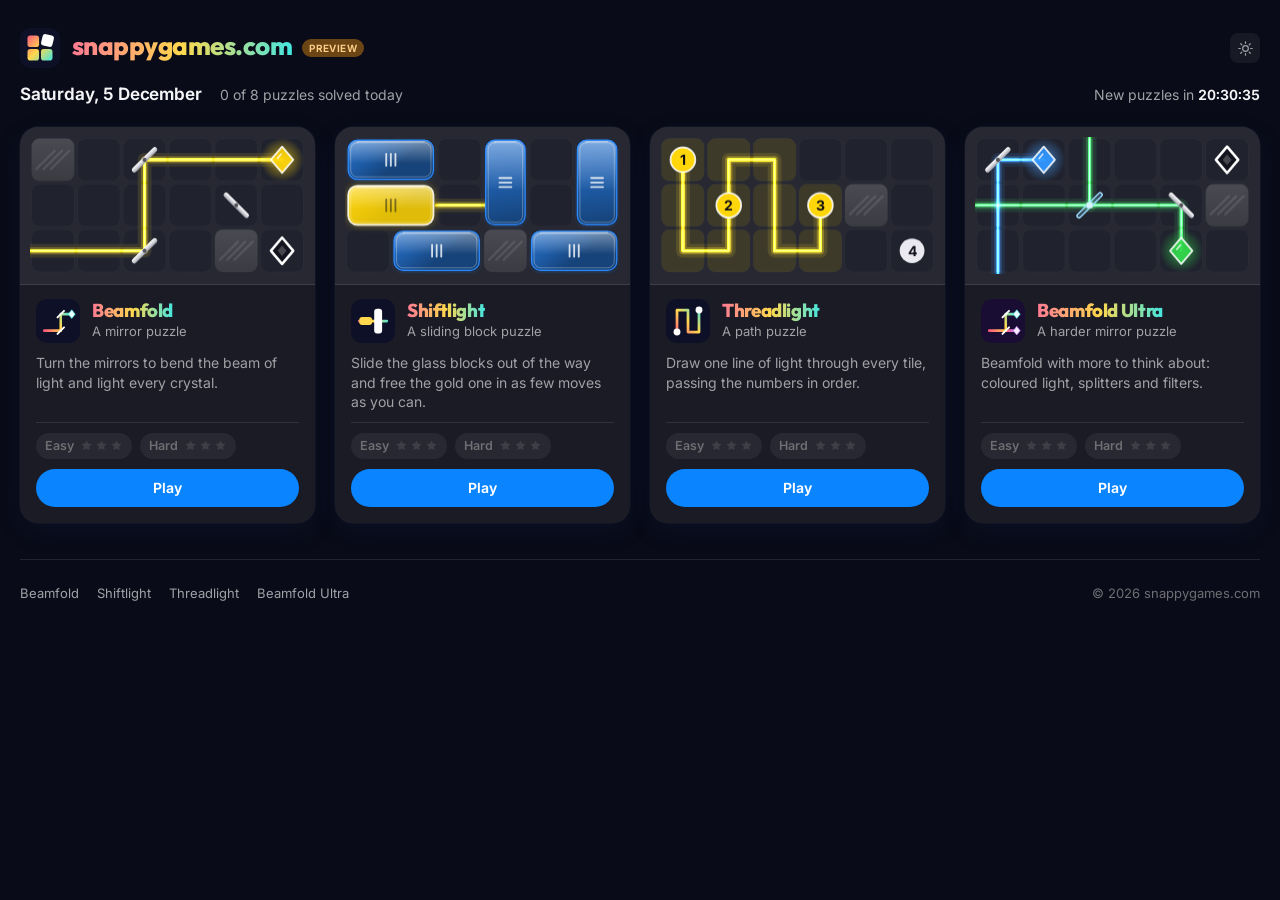
<file: index.html>
<!doctype html>
<html lang="en">
<head>
  <meta http-equiv="Content-Security-Policy" content="default-src &#39;self&#39;; script-src &#39;self&#39; &#39;sha256-pKmsrIpbaBR+TBB4J2UGPA3G8FmTQB39eoYzp5EyJkQ=&#39;; style-src &#39;self&#39; &#39;unsafe-inline&#39;; img-src &#39;self&#39; data:; font-src &#39;self&#39;; connect-src &#39;self&#39;; worker-src &#39;self&#39;; manifest-src &#39;self&#39;; object-src &#39;none&#39;; base-uri &#39;none&#39;; form-action &#39;none&#39;">

<meta charset="utf-8">
<meta name="viewport" content="width=device-width, initial-scale=1, viewport-fit=cover">
<meta name="color-scheme" content="light dark">
<meta name="theme-color" content="#242634">
<meta name="description" content="Quick daily puzzle games to play in your browser. No sign-up, no downloads.">
<title>snappygames.com: quick daily puzzle games</title>
<meta property="og:type" content="website">
<meta property="og:site_name" content="snappygames.com">
<meta property="og:title" content="snappygames.com: quick daily puzzle games">
<meta property="og:description" content="Quick daily puzzle games to play in your browser. No sign-up, no downloads.">
<link rel="icon" type="image/svg+xml" href="./favicon.svg">
<script>
  // Pick the theme before first paint so the page never flashes the wrong one.
  (function () {
    var t = null;
    try { t = (JSON.parse(localStorage.getItem('snappygames.home.v1') || '{}')).theme; } catch (e) { /* private mode */ }
    if (t !== 'light' && t !== 'dark') t = 'dark'; // dark unless the player has chosen light with the appearance button
    document.documentElement.dataset.theme = t;
  })();
</script>
  <script type="module" crossorigin src="./assets/index-KLIMfdTW.js"></script>
  <link rel="stylesheet" crossorigin href="./assets/index-CUaQDdg1.css">
  <meta name="robots" content="noindex, nofollow">
</head>
<body class="home">
<main id="home"></main>
<noscript><p style="font:18px system-ui;text-align:center;padding:40px 20px">This page needs JavaScript turned on to show the games.</p></noscript>
</body>
</html>
</file>
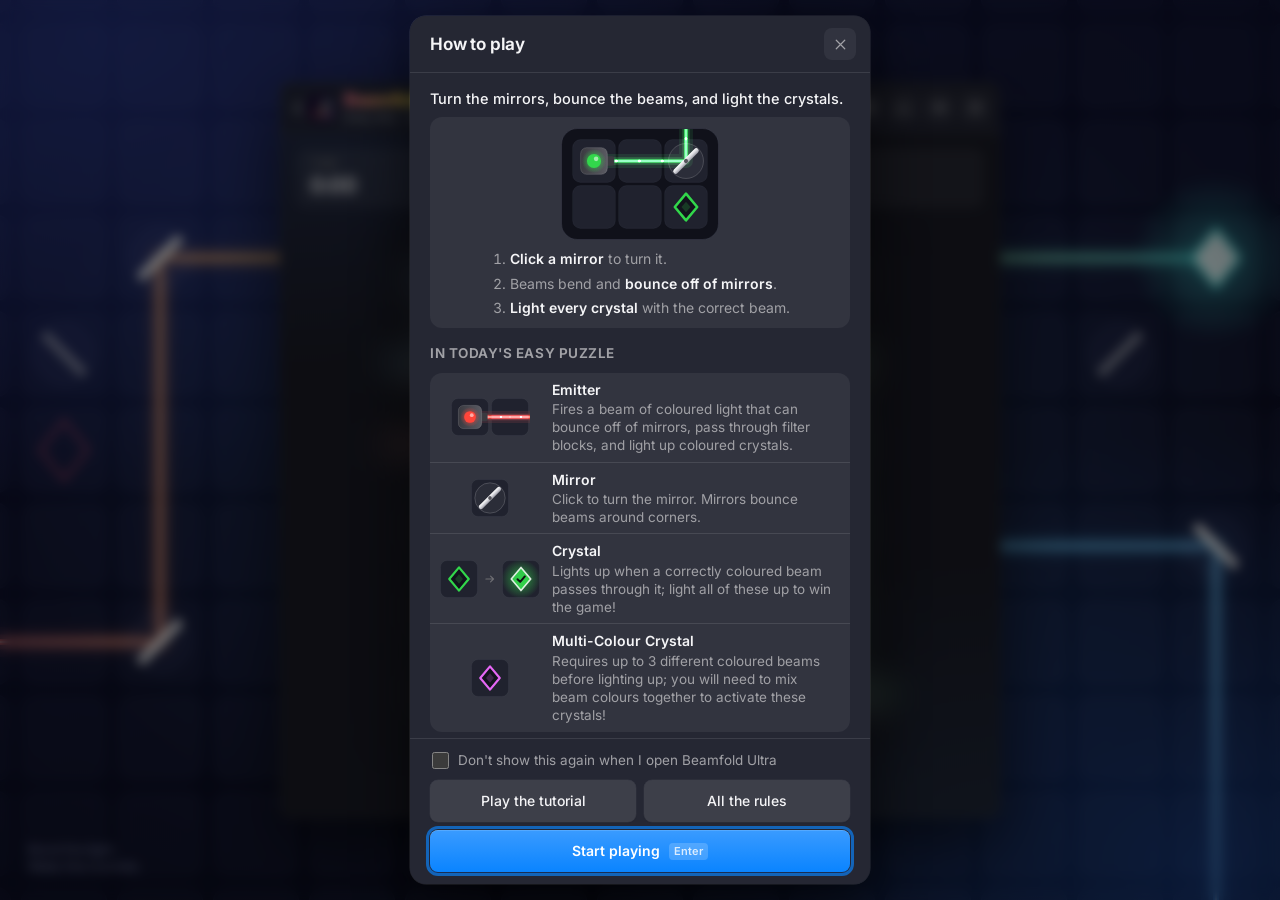
<file: beamfold-ultra/index.html>
<!doctype html>
<html lang="en">
<head>
  <meta http-equiv="Content-Security-Policy" content="default-src &#39;self&#39;; script-src &#39;self&#39; &#39;sha256-F8DfYt8jIrNemrvcXtFvC5m7Y2ojepIdBXbxNTXlcPc=&#39;; style-src &#39;self&#39; &#39;unsafe-inline&#39;; img-src &#39;self&#39; data:; font-src &#39;self&#39;; connect-src &#39;self&#39;; worker-src &#39;self&#39;; manifest-src &#39;self&#39;; object-src &#39;none&#39;; base-uri &#39;none&#39;; form-action &#39;none&#39;">

<meta charset="utf-8">
<meta name="viewport" content="width=device-width, initial-scale=1, viewport-fit=cover">
<meta name="color-scheme" content="light dark">
<meta name="theme-color" content="#242634">
<title>Beamfold Ultra</title>
<meta name="description" content="The full Beamfold: coloured light, splitters and filters. A harder daily light puzzle.">
<link rel="icon" type="image/svg+xml" href="./favicon.svg">
<script>
  // Pick the theme before first paint so the page never flashes the wrong one.
  (function () {
    var t = null;
    try { t = (JSON.parse(localStorage.getItem('beamfold.ultra.v1') || '{}')).theme; } catch (e) { /* private mode */ }
    if (t !== 'light' && t !== 'dark') t = 'dark'; // dark unless the player has chosen light with the appearance button
    document.documentElement.dataset.theme = t;
  })();
</script>
  <script type="module" crossorigin src="./assets/index-DXzC1lJA.js"></script>
  <link rel="stylesheet" crossorigin href="./assets/index-qhAalAgB.css">
  <meta name="robots" content="noindex, nofollow">
</head>
<body>
<div id="desk">
  <!-- Behind the window on a big screen: a giant, dim Beamfold board, with the logo's beam bending round the window. -->
  <svg class="backdrop" aria-hidden="true" focusable="false">
    <defs>
      <pattern id="bd-tile" x="-48" y="-48" width="96" height="96" patternUnits="userSpaceOnUse"><rect x="5" y="5" width="86" height="86" rx="15"/></pattern>
      <linearGradient id="bd-a" gradientUnits="userSpaceOnUse" x1="-800" y1="192" x2="576" y2="-192"><stop offset="0" class="b1"/><stop offset=".5" class="b2"/><stop offset="1" class="b3"/></linearGradient>
      <linearGradient id="bd-b" gradientUnits="userSpaceOnUse" x1="576" y1="620" x2="330" y2="96"><stop offset="0" class="b4"/><stop offset="1" class="b5"/></linearGradient>
      <radialGradient id="bd-g"><stop offset="0" class="g1"/><stop offset="1" class="g2"/></radialGradient>
    </defs>
    <svg x="50%" y="50%" overflow="visible">
      <rect class="bd-tiles" x="-2400" y="-1500" width="4800" height="3000" fill="url(#bd-tile)"/>
      <g class="bd-scene">
      <g class="bd-ray" stroke="url(#bd-a)">
        <path class="halo" pathLength="1" d="M-1400 192H-480V-192H576"/>
        <path class="glow" pathLength="1" d="M-1400 192H-480V-192H576"/>
        <path class="core" pathLength="1" d="M-1400 192H-480V-192H576"/>
        <path class="hot" pathLength="1" d="M-1400 192H-480V-192H576"/>
      </g>
      <g class="bd-ray b" stroke="url(#bd-b)">
        <path class="halo" pathLength="1" d="M576 1100V96H0"/>
        <path class="glow" pathLength="1" d="M576 1100V96H0"/>
        <path class="core" pathLength="1" d="M576 1100V96H0"/>
        <path class="hot" pathLength="1" d="M576 1100V96H0"/>
      </g>
      <g class="bd-ring"><circle cx="-480" cy="192" r="31"/><circle cx="-480" cy="-192" r="31"/><circle cx="576" cy="96" r="31"/><circle cx="-576" cy="-96" r="31"/><circle cx="480" cy="-96" r="31"/></g>
      <g class="bd-mirror"><path d="M-498 210l36-36"/><path d="M-498-174l36-36"/><path d="M558 78l36 36"/></g>
      <g class="bd-mirror idle"><path d="M-594-114l36 36"/><path d="M462-78l36-36"/></g>
      <path class="bd-gem idle" d="M-576-30l24 30-24 30-24-30z"/>
      <circle class="bd-gem-glow" cx="576" cy="-192" r="84" fill="url(#bd-g)"/>
      <path class="bd-gem" d="M576-222l24 30-24 30-24-30z"/>
      <path class="bd-gem lit" d="M576-222l24 30-24 30-24-30z"/>
      </g>
    </svg>
  </svg>
  <p class="desk-note" aria-hidden="true">Bend the light.<br>Wake the crystals.</p>
  <main class="window" id="window">
    <header class="titlebar">
      <a class="home-link" href="../" title="All games" aria-label="All games"><svg viewBox="0 0 12 24" aria-hidden="true"><path d="M9 6l-6 6 6 6"/></svg><img class="mark" src="./favicon.svg" alt="" width="30" height="30"></a>
      <div class="title">
        <h1><span class="wordmark name">Beamfold Ultra</span></h1>
        <p id="subtitle">Daily puzzle</p>
      </div>
      <nav class="toolbar" aria-label="Game menu">
        <button class="tb" data-act="intro" title="How to play" aria-label="How to play">
          <svg viewBox="0 0 24 24"><circle cx="12" cy="12" r="9"/><path d="M9.4 9.3a2.7 2.7 0 1 1 3.9 2.5c-.8.5-1.3 1-1.3 2"/><circle cx="12" cy="16.9" r=".6" fill="currentColor"/></svg>
        </button>
        <button class="tb" data-act="stats" title="Statistics" aria-label="Statistics">
          <svg viewBox="0 0 24 24"><path d="M5 20V11M12 20V4M19 20v-6"/></svg>
        </button>
        <button class="tb" data-act="sound" id="tb-sound" title="Sound" aria-label="Sound" aria-pressed="true"></button>
        <button class="tb" data-act="theme" id="tb-theme" title="Switch appearance" aria-label="Switch between light and dark"></button>
      </nav>
      <div class="seg" id="seg" role="tablist" aria-label="Puzzle">
        <i class="seg-thumb" aria-hidden="true"></i>
        <button role="tab" data-act="mode" data-mode="easy" aria-selected="false">Easy</button>
        <button role="tab" data-act="mode" data-mode="hard" aria-selected="false">Hard</button>
        <button role="tab" data-act="mode" data-mode="free" aria-selected="false">Free Play</button>
      </div>
    </header>

    <section class="gauges" aria-label="Progress">
      <div class="gauge">
        <span class="label">Time</span>
        <span class="value" id="g-time">0:00</span>
      </div>
      <div class="gauge">
        <span class="label">Moves</span>
        <span class="value"><span id="g-moves">0</span><small id="g-par"></small></span>
      </div>
      <div class="gauge">
        <span class="label">Crystals</span>
        <span class="pips" id="g-pips" role="img" aria-label="Crystals"></span>
      </div>
    </section>

    <section class="stage" id="stage">
      <canvas id="board" aria-label="Puzzle board"></canvas>
      <div class="cover" id="cover"></div>
    </section>

    <footer class="actions" id="actions"></footer>
  </main>
</div>

<div class="scrim" id="scrim" hidden>
  <div class="sheet" id="sheet" role="dialog" aria-modal="true" tabindex="-1"></div>
</div>
<div class="toast" id="toast" role="status" aria-live="polite"></div>
<p class="sr" id="status" role="status" aria-live="polite"></p>
</body>
</html>
</file>
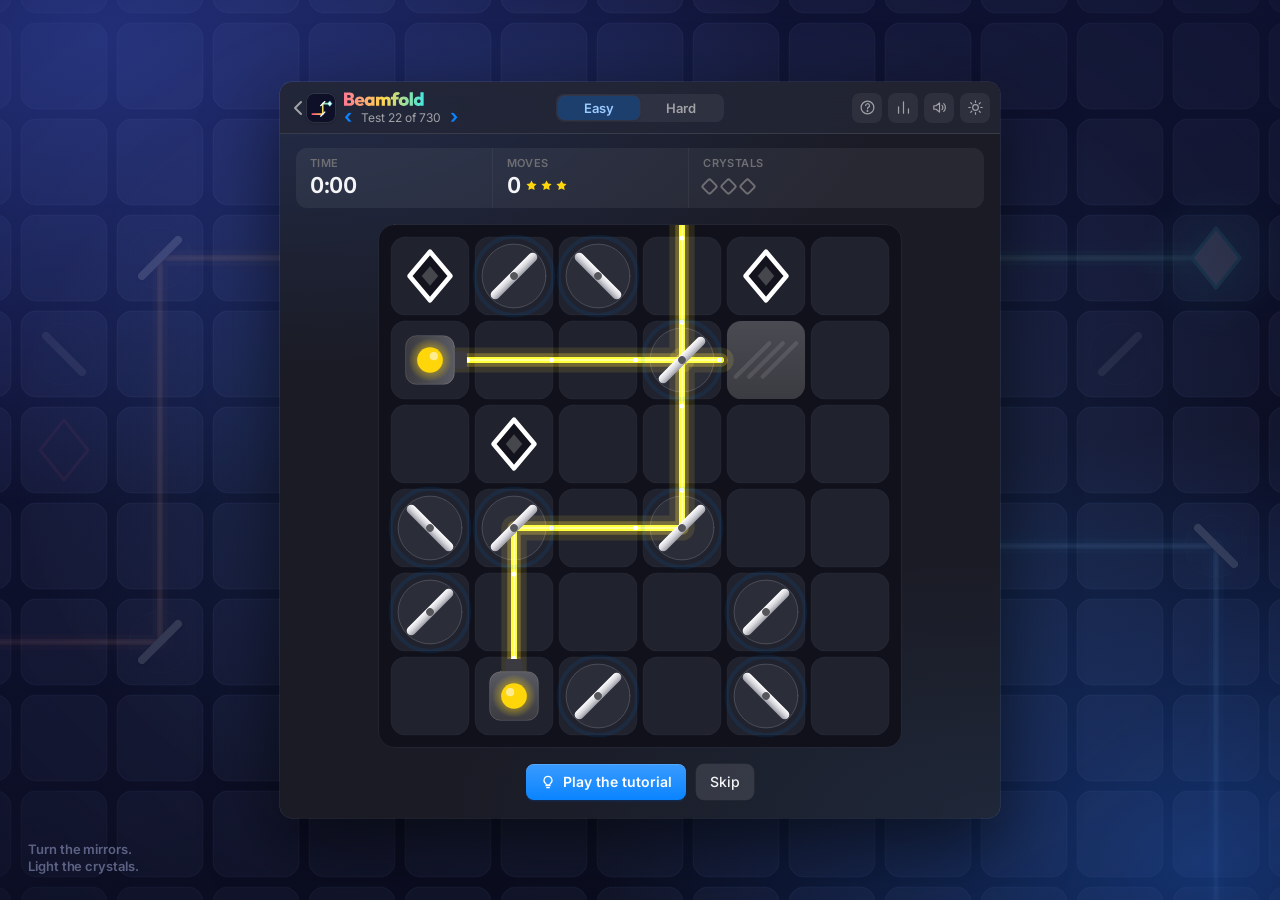
<file: beamfold/index.html>
<!doctype html>
<html lang="en">
<head>
  <meta http-equiv="Content-Security-Policy" content="default-src &#39;self&#39;; script-src &#39;self&#39; &#39;sha256-9WApYpyxVbfL8NhWSndALoZ/GrWNlRIiXT0Q8PTsmnE=&#39;; style-src &#39;self&#39; &#39;unsafe-inline&#39;; img-src &#39;self&#39; data:; font-src &#39;self&#39;; connect-src &#39;self&#39;; worker-src &#39;self&#39;; manifest-src &#39;self&#39;; object-src &#39;none&#39;; base-uri &#39;none&#39;; form-action &#39;none&#39;">

<meta charset="utf-8">
<meta name="viewport" content="width=device-width, initial-scale=1, viewport-fit=cover">
<meta name="color-scheme" content="light dark">
<meta name="theme-color" content="#242634">
<title>Beamfold: a daily light puzzle</title>
<link rel="icon" type="image/svg+xml" href="./favicon.svg">
<script>
  // Pick the theme before first paint so the page never flashes the wrong one.
  (function () {
    var t = null;
    try { t = (JSON.parse(localStorage.getItem('beamfold.simple.v3') || '{}')).theme; } catch (e) { /* private mode */ }
    if (t !== 'light' && t !== 'dark') t = 'dark'; // dark unless the player has chosen light with the appearance button
    document.documentElement.dataset.theme = t;
  })();
</script>
  <script type="module" crossorigin src="./assets/index-D7QlfO-f.js"></script>
  <link rel="stylesheet" crossorigin href="./assets/index-5B1h5-sk.css">
  <meta name="description" content="One new light-bending puzzle every day. Turn the mirrors and send the light through every crystal in as few moves as you can. Free, no ads, no sign-up.">
  <link rel="canonical" href="https://pyraco.github.io/snappygames-test/beamfold/">
  <link rel="manifest" href="./manifest.webmanifest">
  <link rel="apple-touch-icon" href="./apple-touch-icon.png">
  <meta name="mobile-web-app-capable" content="yes">
  <meta name="apple-mobile-web-app-title" content="Beamfold">
  <meta property="og:type" content="website">
  <meta property="og:site_name" content="Beamfold">
  <meta property="og:title" content="Beamfold: a daily light puzzle">
  <meta property="og:description" content="One new light-bending puzzle every day. Turn the mirrors and send the light through every crystal in as few moves as you can. Free, no ads, no sign-up.">
  <meta property="og:url" content="https://pyraco.github.io/snappygames-test/beamfold/">
  <meta property="og:image" content="https://pyraco.github.io/snappygames-test/beamfold/og-image.png">
  <meta property="og:image:width" content="1200">
  <meta property="og:image:height" content="630">
  <meta name="twitter:card" content="summary_large_image">
  <meta name="twitter:title" content="Beamfold: a daily light puzzle">
  <meta name="twitter:description" content="One new light-bending puzzle every day. Turn the mirrors and send the light through every crystal in as few moves as you can. Free, no ads, no sign-up.">
  <meta name="twitter:image" content="https://pyraco.github.io/snappygames-test/beamfold/og-image.png">
  <meta name="robots" content="noindex, nofollow">
</head>
<body>
  <noscript><p style="font:18px system-ui;text-align:center;padding:40px 20px">Beamfold is a puzzle game and needs JavaScript turned on to play.</p></noscript>

<div id="desk">
  <!-- Behind the window on a big screen: a giant, dim Beamfold board, with the logo's beam bending round the window. -->
  <svg class="backdrop" aria-hidden="true" focusable="false">
    <defs>
      <pattern id="bd-tile" x="-48" y="-48" width="96" height="96" patternUnits="userSpaceOnUse"><rect x="5" y="5" width="86" height="86" rx="15"/></pattern>
      <linearGradient id="bd-a" gradientUnits="userSpaceOnUse" x1="-800" y1="192" x2="576" y2="-192"><stop offset="0" class="b1"/><stop offset=".5" class="b2"/><stop offset="1" class="b3"/></linearGradient>
      <linearGradient id="bd-b" gradientUnits="userSpaceOnUse" x1="576" y1="620" x2="330" y2="96"><stop offset="0" class="b4"/><stop offset="1" class="b5"/></linearGradient>
      <radialGradient id="bd-g"><stop offset="0" class="g1"/><stop offset="1" class="g2"/></radialGradient>
    </defs>
    <svg x="50%" y="50%" overflow="visible">
      <rect class="bd-tiles" x="-2400" y="-1500" width="4800" height="3000" fill="url(#bd-tile)"/>
      <g class="bd-scene">
      <g class="bd-ray" stroke="url(#bd-a)">
        <path class="halo" pathLength="1" d="M-1400 192H-480V-192H576"/>
        <path class="glow" pathLength="1" d="M-1400 192H-480V-192H576"/>
        <path class="core" pathLength="1" d="M-1400 192H-480V-192H576"/>
        <path class="hot" pathLength="1" d="M-1400 192H-480V-192H576"/>
      </g>
      <g class="bd-ray b" stroke="url(#bd-b)">
        <path class="halo" pathLength="1" d="M576 1100V96H0"/>
        <path class="glow" pathLength="1" d="M576 1100V96H0"/>
        <path class="core" pathLength="1" d="M576 1100V96H0"/>
        <path class="hot" pathLength="1" d="M576 1100V96H0"/>
      </g>
      <g class="bd-ring"><circle cx="-480" cy="192" r="31"/><circle cx="-480" cy="-192" r="31"/><circle cx="576" cy="96" r="31"/><circle cx="-576" cy="-96" r="31"/><circle cx="480" cy="-96" r="31"/></g>
      <g class="bd-mirror"><path d="M-498 210l36-36"/><path d="M-498-174l36-36"/><path d="M558 78l36 36"/></g>
      <g class="bd-mirror idle"><path d="M-594-114l36 36"/><path d="M462-78l36-36"/></g>
      <path class="bd-gem idle" d="M-576-30l24 30-24 30-24-30z"/>
      <circle class="bd-gem-glow" cx="576" cy="-192" r="84" fill="url(#bd-g)"/>
      <path class="bd-gem" d="M576-222l24 30-24 30-24-30z"/>
      <path class="bd-gem lit" d="M576-222l24 30-24 30-24-30z"/>
      </g>
    </svg>
  </svg>
  <p class="desk-note" aria-hidden="true">Turn the mirrors.<br>Light the crystals.</p>
  <main class="window" id="window">
    <header class="titlebar">
      <a class="home-link" href="../" title="All games" aria-label="All games"><svg viewBox="0 0 12 24" aria-hidden="true"><path d="M9 6l-6 6 6 6"/></svg><img class="mark" src="./favicon.svg" alt="" width="30" height="30"></a>
      <div class="title">
        <h1><svg class="wordmark" viewBox="63 -741 4286 753" role="img" aria-label="Beamfold"><defs><linearGradient id="wm" x1="0" y1="0" x2="1" y2="0"><stop offset="0" class="b1"/><stop offset=".5" class="b2"/><stop offset="1" class="b3"/></linearGradient></defs><path fill="url(#wm)" d="M205 0V-133H353Q395 -133 420 -156Q444 -180 444 -218Q444 -243 433 -262Q422 -282 402 -292Q381 -303 353 -303H205V-432H342Q377 -432 400 -450Q422 -467 422 -504Q422 -541 400 -558Q377 -576 342 -576H205V-709H385Q451 -709 500 -684Q548 -659 574 -617Q600 -575 600 -522Q600 -451 552 -404Q503 -358 411 -347V-407Q513 -395 567 -342Q621 -288 621 -207Q621 -147 591 -100Q561 -54 506 -27Q452 0 378 0ZM63 0V-709H239V0ZM923 11Q841 11 778 -22Q715 -54 679 -112Q643 -170 643 -245Q643 -319 678 -376Q713 -434 774 -468Q834 -501 910 -501Q984 -501 1042 -470Q1099 -438 1132 -382Q1164 -327 1164 -256Q1164 -241 1162 -226Q1161 -210 1156 -190L725 -188V-300L1087 -303L1009 -254Q1008 -295 997 -322Q986 -348 965 -362Q944 -376 912 -376Q879 -376 855 -360Q831 -344 818 -315Q805 -286 805 -245Q805 -203 819 -174Q833 -144 859 -129Q885 -114 923 -114Q959 -114 986 -126Q1014 -138 1036 -163L1127 -72Q1091 -31 1040 -10Q988 11 923 11ZM1409 10Q1341 10 1288 -23Q1235 -56 1205 -114Q1175 -171 1175 -244Q1175 -318 1205 -376Q1235 -434 1288 -466Q1341 -499 1409 -499Q1455 -499 1493 -482Q1531 -466 1556 -436Q1580 -406 1585 -368V-122Q1580 -83 1556 -54Q1531 -24 1493 -7Q1455 10 1409 10ZM1446 -145Q1489 -145 1516 -173Q1542 -201 1542 -245Q1542 -274 1530 -296Q1518 -318 1496 -331Q1475 -344 1447 -344Q1419 -344 1398 -331Q1376 -318 1364 -296Q1351 -273 1351 -245Q1351 -216 1363 -194Q1375 -171 1397 -158Q1419 -145 1446 -145ZM1535 0V-131L1560 -251L1535 -369V-489H1706V0ZM1783 0V-489H1957V0ZM2090 0V-283Q2090 -314 2071 -332Q2052 -349 2024 -349Q2004 -349 1989 -341Q1974 -333 1966 -318Q1957 -304 1957 -283L1889 -310Q1889 -369 1915 -411Q1941 -453 1985 -476Q2029 -499 2085 -499Q2135 -499 2176 -476Q2216 -452 2240 -410Q2264 -368 2264 -311V0ZM2397 0V-283Q2397 -314 2378 -332Q2359 -349 2331 -349Q2312 -349 2296 -341Q2281 -333 2272 -318Q2264 -304 2264 -283L2162 -288Q2164 -354 2191 -401Q2218 -448 2266 -474Q2313 -499 2373 -499Q2430 -499 2475 -475Q2520 -451 2546 -406Q2571 -360 2571 -297V0ZM2691 0V-520Q2691 -582 2718 -632Q2745 -681 2796 -711Q2846 -741 2917 -741Q2970 -741 3010 -724Q3050 -706 3079 -677L2970 -568Q2962 -577 2950 -582Q2939 -586 2924 -586Q2897 -586 2881 -570Q2865 -554 2865 -527V0ZM2587 -344V-489H3003V-344ZM3280 11Q3201 11 3140 -22Q3078 -56 3042 -114Q3006 -173 3006 -246Q3006 -319 3042 -376Q3077 -434 3139 -468Q3201 -501 3279 -501Q3357 -501 3418 -468Q3480 -434 3516 -376Q3552 -319 3552 -246Q3552 -173 3516 -114Q3481 -56 3420 -22Q3358 11 3280 11ZM3279 -144Q3308 -144 3330 -156Q3351 -169 3363 -192Q3375 -215 3375 -245Q3375 -275 3362 -298Q3350 -320 3329 -332Q3308 -345 3279 -345Q3251 -345 3229 -332Q3207 -319 3195 -296Q3183 -274 3183 -244Q3183 -215 3195 -192Q3207 -169 3229 -156Q3251 -144 3279 -144ZM3596 0V-729H3770V0ZM4057 10Q3986 10 3932 -23Q3878 -56 3848 -114Q3817 -171 3817 -244Q3817 -318 3848 -376Q3878 -434 3932 -466Q3985 -499 4057 -499Q4103 -499 4143 -482Q4183 -466 4210 -436Q4237 -406 4242 -368V-129Q4237 -91 4210 -59Q4183 -27 4143 -8Q4103 10 4057 10ZM4088 -145Q4117 -145 4138 -158Q4159 -170 4172 -192Q4184 -215 4184 -245Q4184 -274 4172 -296Q4160 -318 4138 -331Q4117 -344 4089 -344Q4061 -344 4040 -331Q4018 -318 4006 -296Q3993 -273 3993 -245Q3993 -216 4005 -194Q4017 -171 4039 -158Q4061 -145 4088 -145ZM4348 0H4177V-131L4202 -251L4174 -369V-729H4348Z"/></svg></h1>
        <p id="subtitle">Daily puzzle</p>
      </div>
      <nav class="toolbar" aria-label="Game menu">
        <button class="tb" data-act="intro" title="How to play" aria-label="How to play">
          <svg viewBox="0 0 24 24"><circle cx="12" cy="12" r="9"/><path d="M9.4 9.3a2.7 2.7 0 1 1 3.9 2.5c-.8.5-1.3 1-1.3 2"/><circle cx="12" cy="16.9" r=".6" fill="currentColor"/></svg>
        </button>
        <button class="tb" data-act="stats" title="Statistics" aria-label="Statistics">
          <svg viewBox="0 0 24 24"><path d="M5 20V11M12 20V4M19 20v-6"/></svg>
        </button>
        <button class="tb" data-act="sound" id="tb-sound" title="Sound" aria-label="Sound" aria-pressed="true"></button>
        <button class="tb" data-act="theme" id="tb-theme" title="Switch appearance" aria-label="Switch between light and dark"></button>
      </nav>
      <div class="seg" id="seg" role="tablist" aria-label="Puzzle">
        <i class="seg-thumb" aria-hidden="true"></i>
        <button role="tab" data-act="mode" data-mode="easy" aria-selected="false">Easy</button>
        <button role="tab" data-act="mode" data-mode="hard" aria-selected="false">Hard</button>
      </div>
    </header>

    <section class="gauges" aria-label="Progress">
      <div class="gauge">
        <span class="label">Time</span>
        <span class="value" id="g-time">0:00</span>
      </div>
      <div class="gauge">
        <span class="label">Moves</span>
        <span class="value"><span id="g-moves">0</span><small id="g-par"></small></span>
      </div>
      <div class="gauge">
        <span class="label">Crystals</span>
        <span class="pips" id="g-pips" role="img"></span>
      </div>
    </section>

    <section class="stage" id="stage">
      <canvas id="board" aria-label="Puzzle board"></canvas>
      <div class="cover" id="cover"></div>
    </section>

    <footer class="actions" id="actions"></footer>
  </main>
</div>

<div class="scrim" id="scrim" hidden>
  <div class="sheet" id="sheet" role="dialog" aria-modal="true" tabindex="-1"></div>
</div>
<div class="toast" id="toast" role="status" aria-live="polite"></div>
<p class="sr" id="status" role="status" aria-live="polite"></p>
</body>
</html>
</file>
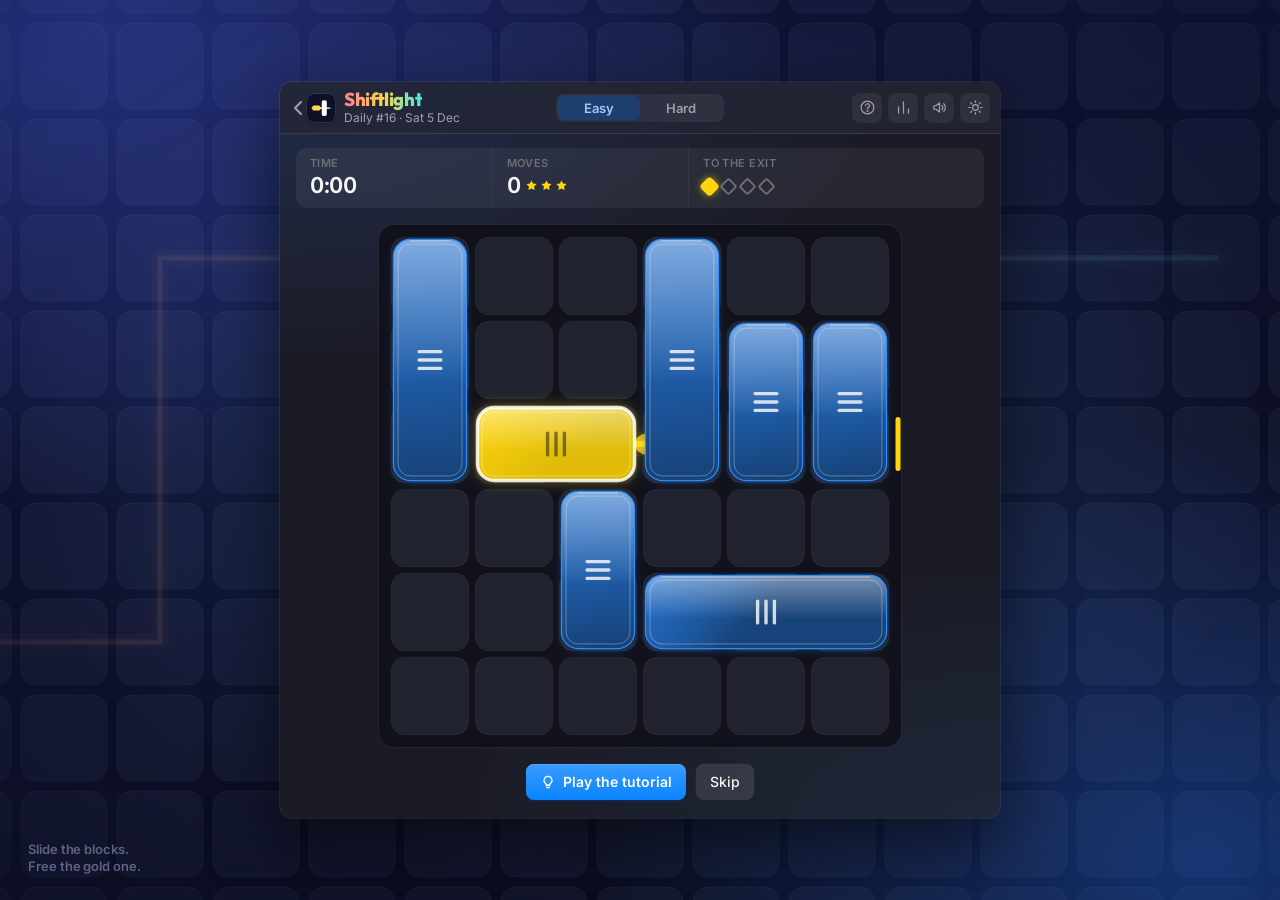
<file: shiftlight/index.html>
<!doctype html>
<html lang="en">
<head>
  <meta http-equiv="Content-Security-Policy" content="default-src &#39;self&#39;; script-src &#39;self&#39; &#39;sha256-Rm+BmFUTGuztVrj7e05K9+qfsm3Os9l55NEypASuReY=&#39;; style-src &#39;self&#39; &#39;unsafe-inline&#39;; img-src &#39;self&#39; data:; font-src &#39;self&#39;; connect-src &#39;self&#39;; worker-src &#39;self&#39;; manifest-src &#39;self&#39;; object-src &#39;none&#39;; base-uri &#39;none&#39;; form-action &#39;none&#39;">

<meta charset="utf-8">
<meta name="viewport" content="width=device-width, initial-scale=1, viewport-fit=cover">
<meta name="color-scheme" content="light dark">
<meta name="theme-color" content="#242634">
<meta name="description" content="Slide the blocks out of the way and free the gold one. A quick daily sliding puzzle.">
<title>Shiftlight</title>
<link rel="icon" type="image/svg+xml" href="./favicon.svg">
<script>
  // Pick the theme before first paint so the page never flashes the wrong one.
  (function () {
    var t = null;
    try { t = (JSON.parse(localStorage.getItem('shiftlight.mock.v1') || '{}')).theme; } catch (e) { /* private mode */ }
    if (t !== 'light' && t !== 'dark') t = 'dark'; // dark unless the player has chosen light with the appearance button
    document.documentElement.dataset.theme = t;
  })();
</script>
  <script type="module" crossorigin src="./assets/index-DV_kgEMf.js"></script>
  <link rel="stylesheet" crossorigin href="./assets/index-C9KamTgc.css">
  <meta name="robots" content="noindex, nofollow">
</head>
<body>
<div id="desk">
  <!-- Behind the window on a big screen: a giant, dim board of tiles with the game's own scene on it.
       The tile pattern and the two gradients are the same in every game; the scene inside .bd-scene is the game's. -->
  <svg class="backdrop" aria-hidden="true" focusable="false">
    <defs>
      <pattern id="bd-tile" x="-48" y="-48" width="96" height="96" patternUnits="userSpaceOnUse"><rect x="5" y="5" width="86" height="86" rx="15"/></pattern>
      <linearGradient id="bd-a" gradientUnits="userSpaceOnUse" x1="-800" y1="192" x2="576" y2="-192"><stop offset="0" class="b1"/><stop offset=".5" class="b2"/><stop offset="1" class="b3"/></linearGradient>
      <linearGradient id="bd-b" gradientUnits="userSpaceOnUse" x1="576" y1="620" x2="330" y2="96"><stop offset="0" class="b4"/><stop offset="1" class="b5"/></linearGradient>
    </defs>
    <svg x="50%" y="50%" overflow="visible">
      <rect class="bd-tiles" x="-2400" y="-1500" width="4800" height="3000" fill="url(#bd-tile)"/>
      <g class="bd-scene">
        <g class="bd-ray" stroke="url(#bd-a)">
          <path class="halo" pathLength="1" d="M-1400 192H-480V-192H576"/>
          <path class="glow" pathLength="1" d="M-1400 192H-480V-192H576"/>
          <path class="core" pathLength="1" d="M-1400 192H-480V-192H576"/>
          <path class="hot" pathLength="1" d="M-1400 192H-480V-192H576"/>
        </g>
      </g>
    </svg>
  </svg>
  <p class="desk-note" aria-hidden="true">Slide the blocks.<br>Free the gold one.</p>
  <main class="window" id="window">
    <header class="titlebar">
      <a class="home-link" href="../" title="All games" aria-label="All games"><svg viewBox="0 0 12 24" aria-hidden="true"><path d="M9 6l-6 6 6 6"/></svg><img class="mark" src="./favicon.svg" alt="" width="30" height="30"></a>
      <div class="title">
        <h1><span class="wordmark name">Shiftlight</span></h1>
        <p id="subtitle">Daily puzzle</p>
      </div>
      <nav class="toolbar" aria-label="Game menu">
        <button class="tb" data-act="intro" title="How to play" aria-label="How to play">
          <svg viewBox="0 0 24 24"><circle cx="12" cy="12" r="9"/><path d="M9.4 9.3a2.7 2.7 0 1 1 3.9 2.5c-.8.5-1.3 1-1.3 2"/><circle cx="12" cy="16.9" r=".6" fill="currentColor"/></svg>
        </button>
        <button class="tb" data-act="stats" title="Statistics" aria-label="Statistics">
          <svg viewBox="0 0 24 24"><path d="M5 20V11M12 20V4M19 20v-6"/></svg>
        </button>
        <button class="tb" data-act="sound" id="tb-sound" title="Sound" aria-label="Sound" aria-pressed="true"></button>
        <button class="tb" data-act="theme" id="tb-theme" title="Switch appearance" aria-label="Switch between light and dark"></button>
      </nav>
      <div class="seg" id="seg" role="tablist" aria-label="Puzzle">
        <i class="seg-thumb" aria-hidden="true"></i>
        <button role="tab" data-act="mode" data-mode="easy" aria-selected="false">Easy</button>
        <button role="tab" data-act="mode" data-mode="hard" aria-selected="false">Hard</button>
      </div>
    </header>

    <section class="gauges" aria-label="Progress">
      <div class="gauge">
        <span class="label">Time</span>
        <span class="value" id="g-time">0:00</span>
      </div>
      <div class="gauge">
        <span class="label">Moves</span>
        <span class="value"><span id="g-moves">0</span><small id="g-par"></small></span>
      </div>
      <div class="gauge">
        <span class="label">To the exit</span>
        <span class="pips" id="g-pips" role="img"></span>
      </div>
    </section>

    <section class="stage" id="stage">
      <canvas id="board" aria-label="Puzzle board"></canvas>
      <div class="cover" id="cover"></div>
    </section>

    <footer class="actions" id="actions"></footer>
  </main>
</div>

<div class="scrim" id="scrim" hidden>
  <div class="sheet" id="sheet" role="dialog" aria-modal="true" tabindex="-1"></div>
</div>
<div class="toast" id="toast" role="status" aria-live="polite"></div>
<p class="sr" id="status" role="status" aria-live="polite"></p>
<noscript><p style="font:18px system-ui;text-align:center;padding:40px 20px">Shiftlight is a puzzle game and needs JavaScript turned on to play.</p></noscript>
</body>
</html>
</file>
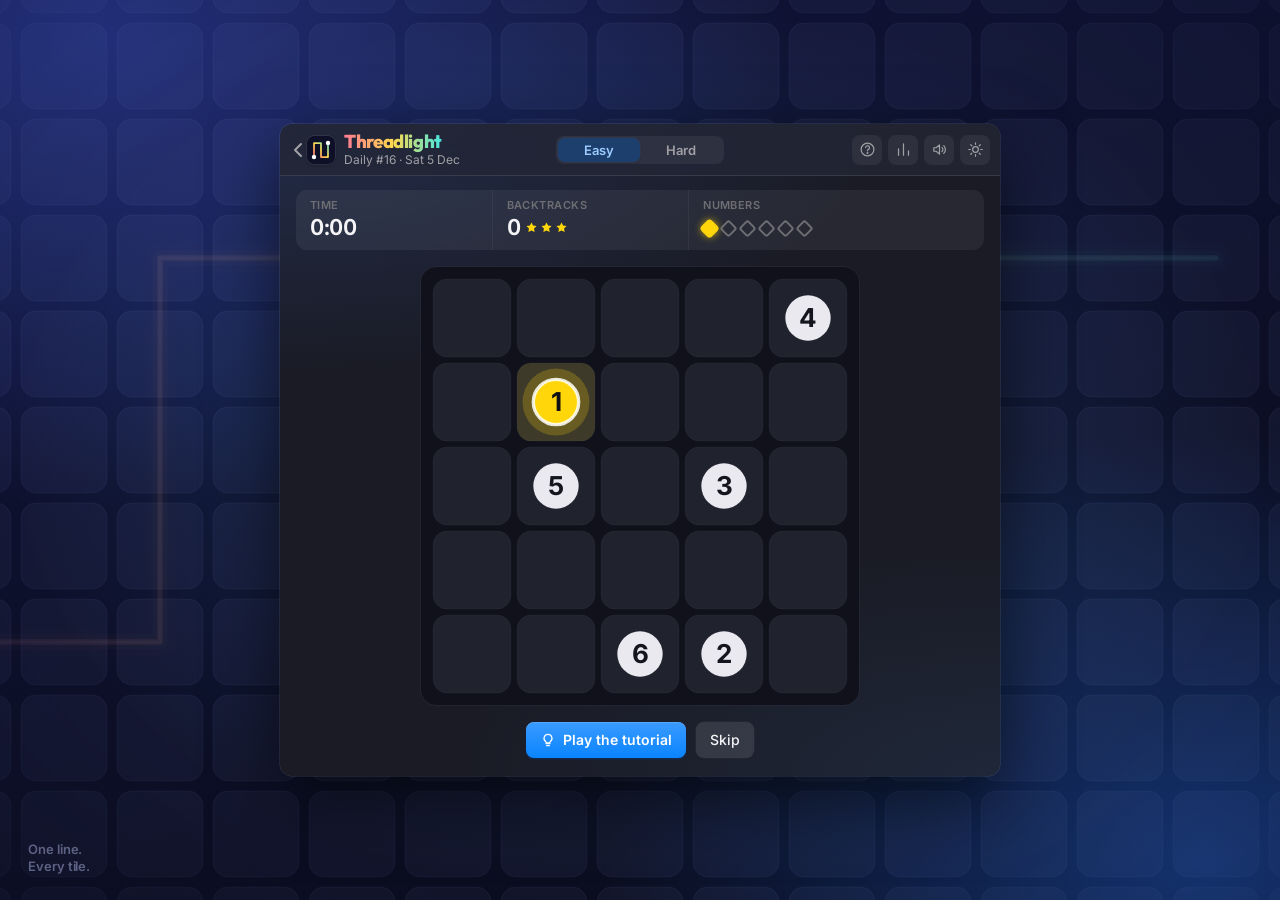
<file: threadlight/index.html>
<!doctype html>
<html lang="en">
<head>
  <meta http-equiv="Content-Security-Policy" content="default-src &#39;self&#39;; script-src &#39;self&#39; &#39;sha256-A1OBM1xpW7S5zuW8y3cycATY9Aqgmoc26YBiZZKOtw8=&#39;; style-src &#39;self&#39; &#39;unsafe-inline&#39;; img-src &#39;self&#39; data:; font-src &#39;self&#39;; connect-src &#39;self&#39;; worker-src &#39;self&#39;; manifest-src &#39;self&#39;; object-src &#39;none&#39;; base-uri &#39;none&#39;; form-action &#39;none&#39;">

<meta charset="utf-8">
<meta name="viewport" content="width=device-width, initial-scale=1, viewport-fit=cover">
<meta name="color-scheme" content="light dark">
<meta name="theme-color" content="#242634">
<meta name="description" content="Draw one line of light through every tile, passing the numbers in order. A quick daily path puzzle.">
<title>Threadlight</title>
<link rel="icon" type="image/svg+xml" href="./favicon.svg">
<script>
  // Pick the theme before first paint so the page never flashes the wrong one.
  (function () {
    var t = null;
    try { t = (JSON.parse(localStorage.getItem('threadlight.mock.v1') || '{}')).theme; } catch (e) { /* private mode */ }
    if (t !== 'light' && t !== 'dark') t = 'dark'; // dark unless the player has chosen light with the appearance button
    document.documentElement.dataset.theme = t;
  })();
</script>
  <script type="module" crossorigin src="./assets/index-DRQGJVKA.js"></script>
  <link rel="stylesheet" crossorigin href="./assets/index-C9KamTgc.css">
  <meta name="robots" content="noindex, nofollow">
</head>
<body>
<div id="desk">
  <!-- Behind the window on a big screen: a giant, dim board of tiles with the game's own scene on it.
       The tile pattern and the two gradients are the same in every game; the scene inside .bd-scene is the game's. -->
  <svg class="backdrop" aria-hidden="true" focusable="false">
    <defs>
      <pattern id="bd-tile" x="-48" y="-48" width="96" height="96" patternUnits="userSpaceOnUse"><rect x="5" y="5" width="86" height="86" rx="15"/></pattern>
      <linearGradient id="bd-a" gradientUnits="userSpaceOnUse" x1="-800" y1="192" x2="576" y2="-192"><stop offset="0" class="b1"/><stop offset=".5" class="b2"/><stop offset="1" class="b3"/></linearGradient>
      <linearGradient id="bd-b" gradientUnits="userSpaceOnUse" x1="576" y1="620" x2="330" y2="96"><stop offset="0" class="b4"/><stop offset="1" class="b5"/></linearGradient>
    </defs>
    <svg x="50%" y="50%" overflow="visible">
      <rect class="bd-tiles" x="-2400" y="-1500" width="4800" height="3000" fill="url(#bd-tile)"/>
      <g class="bd-scene">
        <g class="bd-ray" stroke="url(#bd-a)">
          <path class="halo" pathLength="1" d="M-1400 192H-480V-192H576"/>
          <path class="glow" pathLength="1" d="M-1400 192H-480V-192H576"/>
          <path class="core" pathLength="1" d="M-1400 192H-480V-192H576"/>
          <path class="hot" pathLength="1" d="M-1400 192H-480V-192H576"/>
        </g>
      </g>
    </svg>
  </svg>
  <p class="desk-note" aria-hidden="true">One line.<br>Every tile.</p>
  <main class="window" id="window">
    <header class="titlebar">
      <a class="home-link" href="../" title="All games" aria-label="All games"><svg viewBox="0 0 12 24" aria-hidden="true"><path d="M9 6l-6 6 6 6"/></svg><img class="mark" src="./favicon.svg" alt="" width="30" height="30"></a>
      <div class="title">
        <h1><span class="wordmark name">Threadlight</span></h1>
        <p id="subtitle">Daily puzzle</p>
      </div>
      <nav class="toolbar" aria-label="Game menu">
        <button class="tb" data-act="intro" title="How to play" aria-label="How to play">
          <svg viewBox="0 0 24 24"><circle cx="12" cy="12" r="9"/><path d="M9.4 9.3a2.7 2.7 0 1 1 3.9 2.5c-.8.5-1.3 1-1.3 2"/><circle cx="12" cy="16.9" r=".6" fill="currentColor"/></svg>
        </button>
        <button class="tb" data-act="stats" title="Statistics" aria-label="Statistics">
          <svg viewBox="0 0 24 24"><path d="M5 20V11M12 20V4M19 20v-6"/></svg>
        </button>
        <button class="tb" data-act="sound" id="tb-sound" title="Sound" aria-label="Sound" aria-pressed="true"></button>
        <button class="tb" data-act="theme" id="tb-theme" title="Switch appearance" aria-label="Switch between light and dark"></button>
      </nav>
      <div class="seg" id="seg" role="tablist" aria-label="Puzzle">
        <i class="seg-thumb" aria-hidden="true"></i>
        <button role="tab" data-act="mode" data-mode="easy" aria-selected="false">Easy</button>
        <button role="tab" data-act="mode" data-mode="hard" aria-selected="false">Hard</button>
      </div>
    </header>

    <section class="gauges" aria-label="Progress">
      <div class="gauge">
        <span class="label">Time</span>
        <span class="value" id="g-time">0:00</span>
      </div>
      <div class="gauge">
        <span class="label">Backtracks</span>
        <span class="value"><span id="g-moves">0</span><small id="g-par"></small></span>
      </div>
      <div class="gauge">
        <span class="label">Numbers</span>
        <span class="pips" id="g-pips" role="img"></span>
      </div>
    </section>

    <section class="stage" id="stage">
      <canvas id="board" aria-label="Puzzle board"></canvas>
      <div class="cover" id="cover"></div>
    </section>

    <footer class="actions" id="actions"></footer>
  </main>
</div>

<div class="scrim" id="scrim" hidden>
  <div class="sheet" id="sheet" role="dialog" aria-modal="true" tabindex="-1"></div>
</div>
<div class="toast" id="toast" role="status" aria-live="polite"></div>
<p class="sr" id="status" role="status" aria-live="polite"></p>
<noscript><p style="font:18px system-ui;text-align:center;padding:40px 20px">Threadlight is a puzzle game and needs JavaScript turned on to play.</p></noscript>
</body>
</html>
</file>
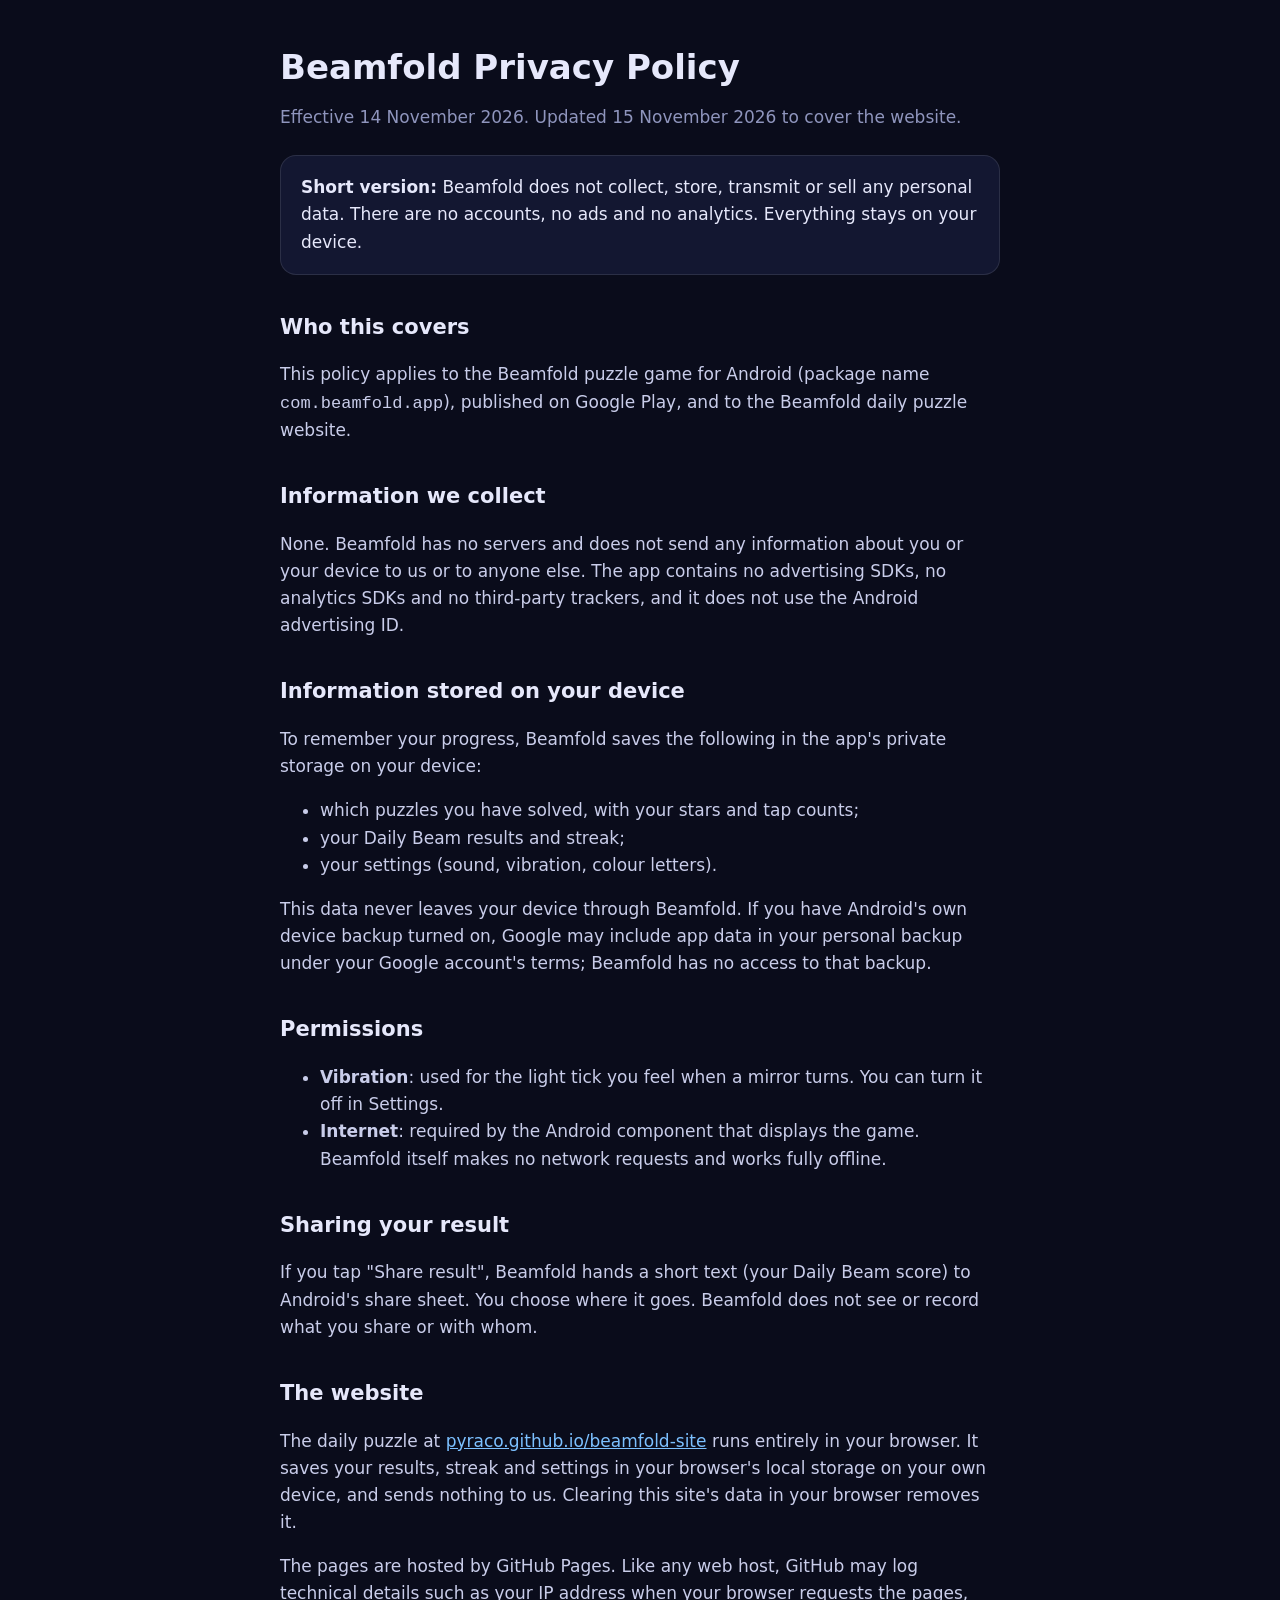
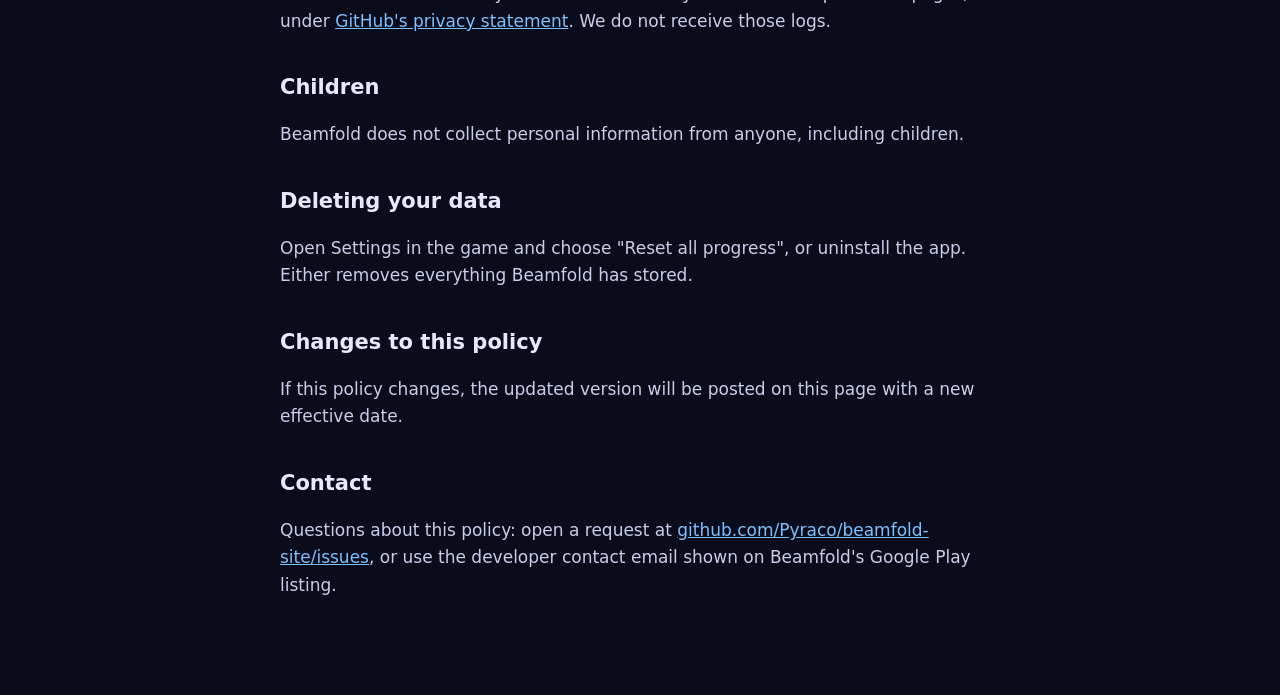
<file: beamfold/privacy.html>
<!doctype html>
<html lang="en">
<head>
<meta charset="utf-8">
<meta name="viewport" content="width=device-width, initial-scale=1">
<title>Beamfold Privacy Policy</title>
<style>
  :root { color-scheme: dark; }
  body { margin: 0; background: #0a0c1b; color: #e6e8fb; font: 17px/1.6 system-ui, -apple-system, "Segoe UI", Roboto, sans-serif; }
  main { max-width: 720px; margin: 0 auto; padding: 48px 20px 80px; }
  h1 { font-size: 34px; line-height: 1.15; margin: 0 0 6px; }
  h2 { font-size: 21px; margin: 36px 0 8px; }
  p, li { color: #c9cdea; }
  .muted { color: #8f95bd; }
  a { color: #7cc0ff; }
  .card { background: #131731; border: 1px solid rgba(255,255,255,.1); border-radius: 16px; padding: 18px 20px; margin: 24px 0; }
  .card p { margin: 0; color: #e6e8fb; }
</style>
</head>
<body>
<main>
  <h1>Beamfold Privacy Policy</h1>
  <p class="muted">Effective 14 November 2026. Updated 15 November 2026 to cover the website.</p>

  <div class="card"><p><strong>Short version:</strong> Beamfold does not collect, store, transmit or sell any personal data. There are no accounts, no ads and no analytics. Everything stays on your device.</p></div>

  <h2>Who this covers</h2>
  <p>This policy applies to the Beamfold puzzle game for Android (package name <code>com.beamfold.app</code>), published on Google Play, and to the Beamfold daily puzzle website.</p>

  <h2>Information we collect</h2>
  <p>None. Beamfold has no servers and does not send any information about you or your device to us or to anyone else. The app contains no advertising SDKs, no analytics SDKs and no third-party trackers, and it does not use the Android advertising ID.</p>

  <h2>Information stored on your device</h2>
  <p>To remember your progress, Beamfold saves the following in the app's private storage on your device:</p>
  <ul>
    <li>which puzzles you have solved, with your stars and tap counts;</li>
    <li>your Daily Beam results and streak;</li>
    <li>your settings (sound, vibration, colour letters).</li>
  </ul>
  <p>This data never leaves your device through Beamfold. If you have Android's own device backup turned on, Google may include app data in your personal backup under your Google account's terms; Beamfold has no access to that backup.</p>

  <h2>Permissions</h2>
  <ul>
    <li><strong>Vibration</strong>: used for the light tick you feel when a mirror turns. You can turn it off in Settings.</li>
    <li><strong>Internet</strong>: required by the Android component that displays the game. Beamfold itself makes no network requests and works fully offline.</li>
  </ul>

  <h2>Sharing your result</h2>
  <p>If you tap "Share result", Beamfold hands a short text (your Daily Beam score) to Android's share sheet. You choose where it goes. Beamfold does not see or record what you share or with whom.</p>

  <h2>The website</h2>
  <p>The daily puzzle at <a href="https://pyraco.github.io/beamfold-site/">pyraco.github.io/beamfold-site</a> runs entirely in your browser. It saves your results, streak and settings in your browser's local storage on your own device, and sends nothing to us. Clearing this site's data in your browser removes it.</p>
  <p>The pages are hosted by GitHub Pages. Like any web host, GitHub may log technical details such as your IP address when your browser requests the pages, under <a href="https://docs.github.com/en/site-policy/privacy-policies/github-general-privacy-statement">GitHub's privacy statement</a>. We do not receive those logs.</p>

  <h2>Children</h2>
  <p>Beamfold does not collect personal information from anyone, including children.</p>

  <h2>Deleting your data</h2>
  <p>Open Settings in the game and choose "Reset all progress", or uninstall the app. Either removes everything Beamfold has stored.</p>

  <h2>Changes to this policy</h2>
  <p>If this policy changes, the updated version will be posted on this page with a new effective date.</p>

  <h2>Contact</h2>
  <p>Questions about this policy: open a request at <a href="https://github.com/Pyraco/beamfold-site/issues">github.com/Pyraco/beamfold-site/issues</a>, or use the developer contact email shown on Beamfold's Google Play listing.</p>
</main>
</body>
</html>
</file>
<file: assets/index-CUaQDdg1.css>
@font-face{font-family:Inter Variable;font-style:normal;font-display:swap;font-weight:100 900;src:url(./inter-latin-wght-normal-Dx4kXJAl.woff2)format("woff2")}:root{--font:-apple-system, BlinkMacSystemFont, "SF Pro Text", "Inter Variable", "Segoe UI", system-ui, sans-serif;--spring:cubic-bezier(.2, .9, .3, 1.25);--ease:cubic-bezier(.25, .1, .25, 1);--seg-w:168px;--red:#ff3b30;--green:#22b14c;--yellow:#f5a700;--blue:#007aff;--magenta:#c93fdc;--cyan:#12b3c7;--white:#fff;--desk:radial-gradient(1100px 760px at 12% 8%, #cfe0ff 0%, transparent 62%), radial-gradient(1000px 720px at 92% 94%, #ffd9ea 0%, transparent 60%), linear-gradient(160deg, #e6ebf8, #f2e9f7);--brand-1:#ec4a70;--brand-2:#e89a00;--brand-3:#0fb0ac;--bd-tile:#ffffff6b;--bd-tile-edge:#ffffffa6;--bd-1:#ff6f8f;--bd-2:#ffc21f;--bd-3:#22cfc8;--bd-4:#4d9dff;--bd-5:#b57bff;--bd-ray:.8;--bd-hot:.3;--bd-mirror:#98a0c6;--bd-mirror-shadow:#3c467840;--bd-ring:#ffffff80;--bd-ring-edge:#46508229;--bd-gem:#fff;--bd-note:#3c426480;--win-wash:radial-gradient(120% 50% at 0% 0%, #007aff0b, transparent 70%), radial-gradient(110% 45% at 100% 100%, #ff5a7a0a, transparent 70%);--win:#f6f6f7;--bar:#f6f6f7d1;--hair:#0000001a;--text:#1d1d1f;--text2:#6e6e73;--text3:#8e8e93;--accent:#007aff;--accent-hi:#2b90ff;--focus:#007aff80;--ctl:#fff;--ctl-edge:#00000024;--ctl-hover:#0000000f;--well:#0000000b;--tb-hover:#0000001a;--card:#ffffffd1;--sheet:#f8f8faf0;--sheet-solid:#f8f8fa;--scrim:#00000038;--win-shadow:0 0 0 .5px #00000038, 0 24px 70px #1e285a47, 0 4px 14px #0000001a;--pop-shadow:0 0 0 .5px #0003, 0 22px 60px #0000004d;--go-1:#ffb53d;--go-2:#ff9500;--go-ink:#2b1600;--go-glow:#ff950059;--easy:#007aff;--easy-bg:#d6e8ff;--easy-ink:#0058c4;--hard:#ff9500;--hard-bg:#ffe3bf;--hard-ink:#a85400;--free:#af52de;--free-bg:#ecdcf9;--free-ink:#7a2aa8;--solved-bg:#34c75933;--solved-ink:#1a7a36;--lightningcss-light:initial;--lightningcss-dark: ;color-scheme:light}:root[data-theme=dark]{--red:#ff5a50;--green:#32d74b;--yellow:#ffd60a;--blue:#4aa3ff;--magenta:#e667f5;--cyan:#5ce0ef;--white:#fff;--desk:radial-gradient(900px 640px at 50% 50%, #4da3ff33 0%, transparent 70%), radial-gradient(1100px 760px at 8% 4%, #222f78 0%, transparent 62%), radial-gradient(1000px 720px at 94% 96%, #14326e 0%, transparent 60%),  linear-gradient(160deg, #10143a, #090b18);--brand-1:#ff7a93;--brand-2:#ffd84d;--brand-3:#45e6e0;--bd-tile:#a0b4ff0e;--bd-tile-edge:#a0b4ff0d;--bd-1:#ff5a7a;--bd-2:#ffd84d;--bd-3:#45e6e0;--bd-4:#4da3ff;--bd-5:#5cc8ff;--bd-ray:.8;--bd-hot:.6;--bd-mirror:#fff;--bd-mirror-shadow:#0006;--bd-ring:#a0b4ff0d;--bd-ring-edge:#becdff29;--bd-gem:#eaffff;--bd-note:#c8d0ff6b;--win-wash:radial-gradient(120% 55% at 0% 0%, #4d82ff2b, transparent 70%), radial-gradient(110% 50% at 100% 100%, #4da3ff17, transparent 70%);--win:#1a1b25;--bar:#242634d1;--hair:#ffffff1a;--text:#f5f5f7;--text2:#a1a1a6;--text3:#6e6e73;--accent:#0a84ff;--accent-hi:#3a9bff;--focus:#0a84ffa6;--ctl:#ffffff1c;--ctl-edge:#ffffff12;--ctl-hover:#ffffff1a;--well:#ffffff0f;--tb-hover:#ffffff29;--card:#282a38d1;--sheet:#252733f0;--sheet-solid:#252733;--scrim:#00000080;--win-shadow:0 0 0 .5px #ffffff29, 0 24px 70px #0009;--pop-shadow:0 0 0 .5px #ffffff24, 0 22px 60px #0009;--easy:#0a84ff;--easy-bg:#1c3f6e;--easy-ink:#9ccbff;--hard:#ff9f0a;--hard-bg:#6b4513;--hard-ink:#ffcf8a;--free:#bf5af2;--free-bg:#4f2a6e;--free-ink:#e6c2ff;--solved-bg:#32d74b38;--solved-ink:#86e89b;--lightningcss-light: ;--lightningcss-dark:initial;color-scheme:dark}*{box-sizing:border-box}html,body{height:100%;margin:0}body{font:15px/1.45 var(--font);color:var(--text);background:var(--win);-webkit-font-smoothing:antialiased;-webkit-tap-highlight-color:transparent;overflow-x:hidden}button{font:inherit;color:inherit}h1,h2,h3,p{margin:0}[hidden]{display:none!important}#desk{min-height:100vh;background:var(--win);min-height:100dvh;display:flex}.window{width:100%;min-height:100vh;z-index:1;background:var(--win-wash), var(--win);min-height:100dvh;padding-bottom:env(safe-area-inset-bottom,0px);flex-direction:column;display:flex;position:relative}.titlebar{min-height:calc(52px + env(safe-area-inset-top,0px));padding:env(safe-area-inset-top,0px) 10px 0 16px;background:var(--bar);border-bottom:.5px solid var(--hair);-webkit-backdrop-filter:saturate(180%)blur(20px);backdrop-filter:saturate(180%)blur(20px);-webkit-user-select:none;user-select:none;flex-wrap:wrap;flex:none;align-items:center;display:flex;position:relative}.mark{border-radius:7.5px;flex:none;width:30px;height:30px;margin-right:10px;box-shadow:0 0 0 .5px #ffffff29,0 1px 3px #00000047}.home-link{color:var(--text2);transition:color .15s, transform .2s var(--spring);border-radius:8px;flex:none;align-self:stretch;align-items:center;margin-left:-6px;padding-left:2px;display:flex}.home-link svg{fill:none;stroke:currentColor;stroke-width:2px;stroke-linecap:round;stroke-linejoin:round;flex:none;width:12px;height:24px;margin-right:3px}.home-link:focus-visible{outline:3px solid var(--focus);outline-offset:1px}.home-link:active{transform:scale(.94)}@media (hover:hover){.home-link:hover{color:var(--text);transform:translate(-2px)}}.title{flex:1;min-width:0;padding:9px 0}.title h1{letter-spacing:-.01em;font-size:15px;font-weight:650;line-height:1}.wordmark{width:auto;max-width:100%;height:14px;margin:1px 0 4px;display:block;overflow:visible}.b1{stop-color:var(--brand-1)}.b2{stop-color:var(--brand-2)}.b3{stop-color:var(--brand-3)}.sr{clip:rect(0 0 0 0);white-space:nowrap;border:0;width:1px;height:1px;margin:-1px;padding:0;position:absolute;overflow:hidden}.backdrop,.desk-note{display:none}.backdrop{z-index:0;pointer-events:none;width:100%;height:100%;position:fixed;top:0;left:0;-webkit-mask-image:radial-gradient(1180px 860px,#000 50%,#0000 100%);mask-image:radial-gradient(1180px 860px,#000 50%,#0000 100%)}.backdrop pattern rect{fill:var(--bd-tile);stroke:var(--bd-tile-edge);stroke-width:1px}.backdrop .b1{stop-color:var(--bd-1)}.backdrop .b2{stop-color:var(--bd-2)}.backdrop .b3{stop-color:var(--bd-3)}.backdrop .b4{stop-color:var(--bd-4)}.backdrop .b5{stop-color:var(--bd-5)}.bd-scene{transition:opacity 1.2s var(--ease)}#desk:has(.stage:not(.veiled)) .bd-scene{opacity:.13}.bd-ray{fill:none;stroke-linecap:round;stroke-linejoin:round;opacity:var(--bd-ray)}.bd-ray path{stroke-dasharray:1;stroke-dashoffset:1px;animation:1.7s cubic-bezier(.35,.1,.25,1) .5s forwards bd-draw}.bd-ray.b path{animation-duration:1.3s;animation-delay:.9s}.bd-ray .halo{stroke-width:30px;opacity:.1}.bd-ray .glow{stroke-width:15px;opacity:.22}.bd-ray .core{stroke-width:5.5px}.bd-ray .hot{stroke:#fff;stroke-width:1.6px;opacity:var(--bd-hot)}@keyframes bd-draw{to{stroke-dashoffset:0}}.bd-ring circle{fill:var(--bd-ring);stroke:var(--bd-ring-edge);stroke-width:1px}.bd-mirror{fill:none;stroke:var(--bd-mirror);stroke-width:8px;stroke-linecap:round;filter:drop-shadow(0 1px 2px var(--bd-mirror-shadow))}.bd-mirror.idle{opacity:.5}.desk-note{z-index:0;letter-spacing:-.005em;color:var(--bd-note);-webkit-user-select:none;user-select:none;pointer-events:none;margin:0;font-size:13px;font-weight:600;line-height:1.35;position:fixed;bottom:24px;left:28px}.title p{color:var(--text2);white-space:nowrap;text-overflow:ellipsis;font-size:12px;line-height:1.25;overflow:hidden}.toolbar{flex:none;gap:6px;display:flex}.tb{background:var(--well);width:34px;height:34px;color:var(--text2);cursor:pointer;transition:background-color .15s, color .15s, transform .15s var(--spring);border:0;border-radius:9px;flex:none;place-items:center;padding:0;display:grid}.tb svg{fill:none;stroke:currentColor;stroke-width:1.7px;stroke-linecap:round;stroke-linejoin:round;width:19px;height:19px}.tb:active{background:var(--tb-hover);transform:scale(.9)}.tb:focus-visible{outline:3px solid var(--focus);outline-offset:1px}.btn:focus-visible{outline:3px solid var(--focus);outline-offset:1px}.switch:focus-visible{outline:3px solid var(--focus);outline-offset:1px}.tb .swap{animation:swap .35s var(--spring);display:grid}@keyframes swap{0%{opacity:0;transform:rotate(-70deg)scale(.5)}}.seg{--n:2;grid-template-columns:repeat(var(--n), minmax(0, 1fr));background:var(--well);-webkit-user-select:none;user-select:none;border-radius:9px;flex:0 0 calc(100% - 6px);height:32px;margin:0 6px 10px 0;padding:2px;display:grid;position:relative}.seg-thumb{width:calc((100% - 4px) / var(--n));background:var(--easy-bg);height:calc(100% - 4px);box-shadow:0 0 0 .5px var(--ctl-edge), 0 1px 2.5px #00000029;transition:transform .34s var(--spring), background-color .25s;border-radius:7px;position:absolute;top:2px;left:2px}.seg[data-on=hard] .seg-thumb{background:var(--hard-bg);transform:translate(100%)}.seg button{z-index:1;color:var(--text2);cursor:pointer;background:0 0;border:0;border-radius:7px;padding:0;font-size:13.5px;font-weight:600;transition:color .2s;position:relative}.seg button[aria-selected=true]{color:var(--easy-ink)}.seg button[data-mode=hard][aria-selected=true]{color:var(--hard-ink)}.seg button.done:after{content:"✓";color:#34c759;margin-left:5px;font-weight:800}.seg button:focus-visible{outline:3px solid var(--focus);outline-offset:-1px}.seg.wide{flex:none;margin:0 0 14px}.stage.switching #board,.stage.switching .cover-card{animation:switch .38s var(--ease) both}@keyframes switch{0%{opacity:0;transform:scale(.97)}}.gauges{background:var(--well);border-radius:11px;flex:none;grid-template-columns:minmax(0,1fr) minmax(0,1fr) minmax(0,1.5fr);margin:14px 16px 0;display:grid;position:relative}.gauge{min-width:0;padding:8px 14px 9px}.tutor{z-index:1;border-radius:inherit;background:var(--sheet-solid);box-shadow:inset 0 0 0 1.5px var(--accent);text-wrap:balance;align-items:center;gap:11px;padding:0 14px;font-size:14px;line-height:1.3;display:flex;position:absolute;top:0;bottom:0;left:0;right:0}.tutor[hidden]{display:none}.tutor b{background:var(--accent);color:#fff;font-variant-numeric:tabular-nums;border-radius:999px;flex:none;padding:3px 7px;font-size:11.5px;font-weight:650}.tutor span{min-width:0}@media (max-width:400px){.tutor{gap:9px;padding:0 10px;font-size:13px}}.gauge+.gauge{box-shadow:-.5px 0 0 var(--hair)}.label{letter-spacing:.04em;text-transform:uppercase;color:var(--text3);font-size:11px;font-weight:600;display:block}.value{letter-spacing:-.02em;font-variant-numeric:tabular-nums;font-size:22px;font-weight:650;line-height:1.2;display:block}.value small{color:var(--text2);letter-spacing:0;margin-left:5px;font-size:13px;font-weight:500}.value .bump{animation:bump .28s var(--spring);display:inline-block}@keyframes bump{0%{opacity:.4;transform:translateY(-5px)scale(1.18)}}.pips{flex-wrap:wrap;align-items:center;gap:6px;min-height:26.4px;padding-top:3px;display:flex}.gempip{border:2px solid var(--text3);width:13px;height:13px;transition:background-color .25s, border-color .25s, transform .3s var(--spring), box-shadow .25s;background:0 0;border-radius:3px;flex:none;transform:rotate(45deg)}.gempip.on{border-color:var(--yellow);background:var(--yellow);box-shadow:0 0 8px -1px var(--yellow);transform:rotate(45deg)scale(1.12)}.gempip.bad{border-color:var(--red);background:var(--red)}.pips:has(>:nth-child(7)){gap:4px}.pips:has(>:nth-child(7))>*{border-width:1.5px;border-radius:2.5px;width:10px;height:10px}.pips:has(>:nth-child(9)){gap:3px}.pips:has(>:nth-child(9))>*{border-radius:2px;width:8px;height:8px}.pips.many{gap:5px}.pips.many .gempip{border-radius:2.5px;width:10px;height:10px}.stage.touchy{touch-action:manipulation;-webkit-user-select:none;user-select:none;-webkit-touch-callout:none}.stage{flex:1;place-items:center;min-height:0;padding:14px 12px;display:grid;position:relative}#board{touch-action:manipulation;transition:filter .5s var(--ease), opacity .5s var(--ease), transform .5s var(--ease);border-radius:16px;display:block}.stage.veiled #board{filter:blur(16px)saturate(.7);opacity:.55;transform:scale(.985)}.cover{opacity:0;pointer-events:none;transition:opacity .3s var(--ease);place-items:center;padding:16px;display:grid;position:absolute;top:0;bottom:0;left:0;right:0}.stage.veiled .cover{opacity:1;pointer-events:auto}.cover-card{text-align:center;background:var(--card);width:min(100%,300px);box-shadow:var(--pop-shadow);-webkit-backdrop-filter:saturate(180%)blur(28px);backdrop-filter:saturate(180%)blur(28px);transition:transform .45s var(--spring);border-radius:18px;padding:24px 22px 20px;transform:scale(.94)translateY(8px)}.stage.veiled .cover-card{transform:none}.app-icon{border-radius:16px;width:68px;height:68px;margin:0 auto 12px;display:block;box-shadow:0 6px 18px #00000040,0 0 0 .5px #0000004d}.cover-card h2{letter-spacing:-.02em;font-size:22px;font-weight:700}.cover-card .date{color:var(--text2);font-size:14px}.level{color:var(--text2);justify-items:center;gap:6px;margin:14px 0 16px;font-size:13px;display:grid}.level strong{color:var(--text);font-weight:600}.bars{align-items:flex-end;gap:4px;height:18px;display:flex}.bars i{background:var(--hair);border-radius:2px;width:6px}.bars i.on{background:var(--hard)}.bars.easy i.on{background:var(--easy)}.pair{grid-template-columns:1fr 1.55fr;gap:8px;display:grid}.pair .btn.large{padding:0 8px}.today{cursor:pointer;letter-spacing:.04em;text-transform:uppercase;color:var(--text3);background:0 0;border:0;border-radius:12px;justify-items:center;gap:7px;margin:-4px auto 16px;padding:0;font-size:11px;font-weight:600;display:grid}.today:focus-visible{outline:3px solid var(--focus);outline-offset:3px}.today-row{transition:transform .15s var(--spring)}.today:active .today-row{transform:scale(.96)}.today-row{background:var(--well);border-radius:12px;gap:5px;padding:6px 8px;display:flex}.today-row canvas{border-radius:8px}.bars i:first-child{height:6px}.bars i:nth-child(2){height:8px}.bars i:nth-child(3){height:10px}.bars i:nth-child(4){height:12px}.bars i:nth-child(5){height:14px}.bars i:nth-child(6){height:16px}.bars i:nth-child(7){height:18px}.fine{color:var(--text3);margin-top:10px;font-size:12px}.big-time{letter-spacing:-.03em;font-variant-numeric:tabular-nums;margin:4px 0 14px;font-size:34px;font-weight:650}.btn{background:var(--ctl);min-height:36px;box-shadow:0 0 0 .5px var(--ctl-edge), 0 .5px 1.5px #00000024;white-space:nowrap;cursor:pointer;transition:transform .15s var(--spring), filter .15s, opacity .2s, background-color .15s;border:0;border-radius:8px;justify-content:center;align-items:center;gap:7px;padding:0 14px;font-size:14px;font-weight:500;display:inline-flex}.btn svg{fill:none;stroke:currentColor;stroke-width:1.8px;stroke-linecap:round;stroke-linejoin:round;flex:none;width:16px;height:16px}.btn:active{filter:brightness(.94);transform:scale(.96)}.btn:disabled{opacity:.4;cursor:default;filter:none;transform:none}.btn.primary{background:linear-gradient(var(--accent-hi), var(--accent));color:#fff;font-weight:600;box-shadow:0 0 0 .5px #0000001f,0 1px 2px #0050c859,inset 0 .5px #ffffff47}.btn.large{border-radius:11px;width:100%;min-height:44px;padding:0 22px;font-size:16px}kbd{font:600 11px/1 var(--font);color:var(--text3);background:var(--well);border-radius:4px;margin-left:2px;padding:3px 5px}.btn.primary kbd{color:#fffc;background:#ffffff2e}.actions{flex:none;justify-content:center;align-items:center;gap:10px;min-height:52px;padding:0 16px 16px;display:flex}.actions.done{animation:rise .4s var(--spring);justify-content:space-between}.actions .goal{color:var(--text2);text-align:center;text-wrap:balance;margin:0;font-size:13.5px;line-height:1.35}@keyframes rise{0%{opacity:0;transform:translateY(8px)}}.summary{min-width:0;line-height:1.3}.summary strong{font-size:15px;font-weight:650;display:block}.summary span{color:var(--text2);font-variant-numeric:tabular-nums;font-size:12.5px}.actions .group{flex:none;gap:8px;display:flex}.scrim{z-index:20;background:var(--scrim);-webkit-backdrop-filter:blur(6px);backdrop-filter:blur(6px);opacity:0;transition:opacity .22s var(--ease);place-items:center;padding:16px;display:grid;position:fixed;top:0;bottom:0;left:0;right:0}.scrim.open{opacity:1}.sheet{width:min(100%,460px);max-height:calc(100vh - 32px);overscroll-behavior:contain;background:var(--sheet-solid);max-height:calc(100dvh - 32px);box-shadow:var(--pop-shadow);opacity:0;transition:transform .34s var(--spring), opacity .2s var(--ease);border-radius:16px;outline:none;overflow-y:auto;transform:translateY(14px)scale(.96)}.scrim.open .sheet{opacity:1;transform:none}.sheet-head{z-index:2;background:var(--sheet-solid);border-bottom:.5px solid var(--hair);justify-content:space-between;align-items:center;padding:12px 14px 12px 20px;display:flex;position:sticky;top:0}.sheet-head h2{letter-spacing:-.01em;font-size:17px;font-weight:650}.sheet-body{padding:16px 20px 20px}.sheet-body h3{letter-spacing:.04em;text-transform:uppercase;color:var(--text2);margin:22px 0 9px;font-size:13.5px;font-weight:650}.sheet-body h3:first-child{margin-top:0}.sheet-body p{color:var(--text2);font-size:14.5px}.sheet-body p strong{color:var(--text);font-weight:600}.lead{text-wrap:balance;font-size:16px;font-weight:500;line-height:1.4;color:var(--text)!important}.demo{background:var(--well);border-radius:12px;flex-direction:column;align-items:center;gap:12px;margin:12px 0 4px;padding:14px 14px 13px;display:flex}.demo canvas{border-radius:12px;flex:none}.demo ol{color:var(--text2);gap:4px;margin:0;padding-left:20px;font-size:14px;display:grid}.demo ol li{text-wrap:balance}.demo ol strong{color:var(--text);white-space:nowrap;font-weight:600}.pieces{background:var(--well);border-radius:12px;margin:0;padding:0;list-style:none}.pieces li{align-items:center;gap:12px;padding:9px 14px 9px 10px;display:flex}.pieces li+li{border-top:1px solid var(--hair)}.pieces .pic{flex:none;justify-content:center;align-items:center;gap:4px;width:100px;display:flex}.pieces .pic svg{width:14px;height:14px;stroke:var(--text3);fill:none;stroke-width:2px;stroke-linecap:round;stroke-linejoin:round;flex:none}.pieces b{font-size:14px;font-weight:600;display:block}.pieces span{color:var(--text2);font-size:13.5px;line-height:1.35;display:block}.modes{gap:8px;margin:10px 0 0;padding:0;list-style:none;display:grid}.modes li{background:var(--easy-bg);color:var(--easy-ink);border-radius:12px;padding:10px 14px 11px}.modes li.hard{background:var(--hard-bg);color:var(--hard-ink)}.modes b{font-size:14px;font-weight:700;line-height:1.35;display:block}.modes span{color:var(--text);font-size:13.5px;line-height:1.35;display:block}a.btn{color:inherit;text-decoration:none}.invite.onward img{border-radius:6px;flex:none}.invite.onward.quiet{color:var(--text)}.invite-pair{grid-template-columns:1fr 1.3fr;gap:8px;margin-top:8px;display:grid}.invite-pair .invite{margin-top:0;padding:8px 10px}.invite.quiet{color:var(--text);margin-top:8px;font-weight:500}.invite.go{background:linear-gradient(180deg, var(--go-1), var(--go-2));color:var(--go-ink);box-shadow:0 2px 10px var(--go-glow);border-color:#0000;font-weight:700}.invite.go svg{transition:transform .25s var(--spring)}@media (hover:hover){.invite.go:hover{filter:brightness(1.06)}.invite.go:hover svg{transform:translate(4px)}}.result .invite.go{animation:go-in .5s var(--spring) .55s both}@keyframes go-in{0%{opacity:0;transform:translateY(8px)scale(.97)}}@media (prefers-reduced-motion:reduce){.result .invite.go{animation:none}}.invite{width:100%;min-height:40px;color:var(--accent);white-space:normal;text-align:center;justify-content:center;margin-top:14px;padding:8px 14px;font-weight:600;line-height:1.25}.setting{background:var(--well);border-radius:12px;justify-content:space-between;align-items:center;gap:14px;margin-top:16px;padding:11px 14px;display:flex}.setting b{font-size:14px;font-weight:600;display:block}.setting span{color:var(--text2);font-size:12.5px;display:block}.switch{cursor:pointer;background:#8e8e9373;border:0;border-radius:13px;flex:none;width:44px;height:26px;transition:background-color .22s;position:relative}.switch:after{content:"";width:22px;height:22px;transition:transform .28s var(--spring);background:#fff;border-radius:50%;position:absolute;top:2px;left:2px;box-shadow:0 1px 3px #0000004d}.switch[aria-checked=true]{background:#34c759}.switch[aria-checked=true]:after{transform:translate(18px)}.sheet-foot{justify-content:flex-end;gap:8px;margin-top:18px;display:flex}.sheet-foot.pinned{z-index:2;padding:12px 20px calc(12px + env(safe-area-inset-bottom,0px));background:var(--sheet-solid);border-top:.5px solid var(--hair);flex-wrap:wrap;margin:0;position:sticky;bottom:0}.sheet-foot.pinned .btn{flex:1;min-height:42px}.sheet-foot.pinned .btn.primary{flex:1.5}.check{color:var(--text2);cursor:pointer;-webkit-user-select:none;user-select:none;flex:0 0 100%;align-items:center;gap:9px;padding:0 2px 2px;font-size:13.5px;display:flex}.check input{width:17px;height:17px;accent-color:var(--accent);cursor:pointer;flex:none;margin:0}.check input:focus-visible{outline:3px solid var(--focus);outline-offset:2px}.result{text-align:center;padding:26px 20px 20px;position:relative}.tb.corner{z-index:1;position:absolute;top:12px;right:12px}.seal{width:64px;height:64px;margin:0 auto 10px;display:block}.seal circle{fill:#34c759;transform-origin:50%;animation:seal .5s var(--spring) both}.seal path{fill:none;stroke:#fff;stroke-width:3.2px;stroke-linecap:round;stroke-linejoin:round;stroke-dasharray:30;stroke-dashoffset:30px;animation:tick .38s .28s var(--ease) forwards}@keyframes seal{0%{opacity:0;transform:scale(.3)}}@keyframes tick{to{stroke-dashoffset:0}}.result h2{letter-spacing:-.02em;font-size:26px;font-weight:700}.result .sub{color:var(--text2);font-size:14px}.tiles{grid-template-columns:repeat(3,1fr);gap:8px;margin:16px 0 0;display:grid}.tiles.four{grid-template-columns:repeat(4,1fr)}.tile{background:var(--well);text-align:center;border-radius:11px;min-width:0;padding:10px 4px 9px}.tile b{letter-spacing:-.02em;font-variant-numeric:tabular-nums;font-size:22px;font-weight:650;line-height:1.2;display:block}.tile span{color:var(--text2);font-size:11.5px;line-height:1.3;display:block}.result .tile{animation:rise .45s var(--spring) both}.result .tile:first-child{animation-delay:.12s}.result .tile:nth-child(2){animation-delay:.19s}.result .tile:nth-child(3){animation-delay:.26s}.squares{flex-wrap:wrap;justify-content:center;gap:4px;max-width:300px;margin:16px auto 0;display:flex}.squares i{width:15px;height:15px;animation:pop .3s var(--spring) both;background:#34c759;border-radius:4px}.squares i.extra{background:#fc0}.squares i.more{width:auto;height:15px;font:600 12px/15px var(--font);color:var(--text2);background:0 0;font-style:normal}@keyframes pop{0%{transform:scale(0)}}.stars{vertical-align:middle;gap:2px;display:inline-flex}.stars i{display:grid}.stars svg{width:18px;height:18px;fill:var(--text3);opacity:.32;stroke:none}.stars i.on svg{fill:var(--yellow);opacity:1}.stars.mini svg{width:13px;height:13px}.value small .stars{vertical-align:1px}.stars.big{gap:6px;margin:2px 0 8px}.stars.big svg{width:50px;height:50px}.stars.big i.on svg{filter:drop-shadow(0 2px 8px #f5a70073)}.stars.big i{animation:pop .45s var(--spring) both}.stars.big i:first-child{animation-delay:.1s}.stars.big i:nth-child(2){transform-origin:50% 60%;margin-top:-8px;animation-delay:.24s}.stars.big i:nth-child(3){animation-delay:.38s}.dist-row .stars{display:flex}.caption{color:var(--text2);margin-top:7px;font-size:12.5px}.next{border-top:.5px solid var(--hair);color:var(--text2);text-align:center;margin-top:16px;padding-top:14px;font-size:13.5px}.next b{color:var(--text);font-variant-numeric:tabular-nums;font-weight:650}.result .row{grid-template-columns:1fr 1.3fr;gap:8px;margin-top:16px;display:grid}.result .row .btn{min-height:40px}.dist{gap:6px;display:grid}.dist-row{color:var(--text2);grid-template-columns:96px 1fr;align-items:center;gap:10px;font-size:13px;display:grid}.dist-bar{color:#fff;text-align:right;font-variant-numeric:tabular-nums;transform-origin:0;min-width:22px;height:20px;animation:grow .5s var(--spring) both;background:#8e8e9373;border-radius:6px;padding:0 7px;font-size:12px;font-weight:650;line-height:20px}.dist-bar.hot{background:var(--accent)}@keyframes grow{0%{opacity:0;transform:scaleX(.1)}}.empty{text-align:center;padding:8px 0 2px}.toast{left:50%;top:calc(64px + env(safe-area-inset-top,0px));z-index:30;background:var(--sheet);color:var(--text);box-shadow:var(--pop-shadow);-webkit-backdrop-filter:saturate(180%)blur(24px);backdrop-filter:saturate(180%)blur(24px);white-space:nowrap;text-overflow:ellipsis;opacity:0;pointer-events:none;max-width:calc(100vw - 24px);transition:opacity .2s, transform .3s var(--spring);border-radius:999px;padding:9px 15px;font-size:13.5px;font-weight:500;position:fixed;overflow:hidden;transform:translate(-50%,-12px)scale(.96)}.toast.show{opacity:1;transform:translate(-50%)}@media (max-width:480px){.gauge{padding-left:10px;padding-right:8px}.value{white-space:nowrap}.value small{margin-left:4px;font-size:12px}.dist-row{grid-template-columns:88px 1fr}.sheet-foot:not(.pinned) .btn{flex:1}}@media (max-width:480px) and (orientation:portrait){.actions.done{flex-direction:column;align-items:stretch;gap:10px}.actions.done .summary{text-align:center}.actions.done .group{grid-template-columns:1fr 1.2fr;display:grid}.actions.done .group.three{grid-template-columns:1fr 1fr 1.2fr}.actions.done .group.three .btn{padding:0 6px}}@media (max-width:340px){.mark{display:none}}@media (max-height:600px) and (orientation:portrait){.app-icon{border-radius:9px;width:38px;height:38px;margin-bottom:6px}.cover-card{padding:14px 18px}.cover-card .fine{display:none}.level{margin:8px 0 10px}.today{margin-bottom:10px}}@media (pointer:coarse){.tb{position:relative}.tb:after{content:"";position:absolute;top:-5px;bottom:-5px;left:-3px;right:-3px}.btn,.sheet-foot.pinned .btn{min-height:44px}.actions{min-height:60px}.seg button:before{content:"";position:absolute;top:-7px;bottom:-7px;left:0;right:0}.switch:before{content:"";position:absolute;top:-8px;bottom:-8px;left:-3px;right:-3px}.check{min-height:40px;padding-bottom:0}}@media (pointer:coarse) and (max-width:639px) and (orientation:portrait){.seg{height:38px}.seg button:before{top:-3px;bottom:-3px}.seg button{font-size:14px}}@media (hover:hover){.tb:hover{background:var(--tb-hover);color:var(--text)}.btn:hover:not(:disabled){filter:brightness(1.04)}:root[data-theme=dark] .btn:hover:not(:disabled){filter:brightness(1.2)}}@media (min-width:640px) and (min-height:560px){body{background:#dfe5f3}:root[data-theme=dark] body{background:#090b18}#desk{background:var(--desk);justify-content:center;align-items:center;padding:24px}.backdrop{display:block}.window{width:clamp(580px,80vh,880px);max-width:calc(100vw - 48px);min-height:0;box-shadow:var(--win-shadow);animation:open .5s var(--spring) both;border-radius:12px;overflow:hidden}@keyframes open{0%{opacity:0;transform:scale(.96)}}.titlebar{flex-wrap:nowrap}.title{max-width:calc(50% - var(--seg-w) / 2 - 46px);padding:0}.mark{border-radius:7px;width:28px;height:28px;margin-right:9px}.toolbar{margin-left:auto}.seg{width:var(--seg-w);height:28px;margin:0 0 0 calc(var(--seg-w) / -2);border-radius:8px;flex:none;position:absolute;top:12px;left:50%}.seg button{font-size:13px}.seg.wide{width:auto;height:30px;margin:0 0 14px;position:relative;top:auto;left:auto}.tb{border-radius:8px;width:30px;height:30px}.tb svg{width:17px;height:17px}.sheet .tb{width:32px;height:32px}.stage{padding:16px}.actions{min-height:54px;padding-bottom:18px}.toast{top:18px}}@media (min-width:640px) and (min-height:560px) and (max-height:800px){.mark{display:none}.title{max-width:calc(50% - var(--seg-w) / 2 - 9px)}}@media (pointer:coarse) and (min-width:640px) and (min-height:560px){.tb,.sheet .tb{width:36px;height:36px}.seg{height:34px;top:9px}.seg.wide{height:38px}}@media (min-width:1200px) and (min-height:560px){.desk-note{display:block}}@media (max-height:940px){.pieces li{padding-top:7px;padding-bottom:7px}.demo{gap:9px;margin-top:8px;padding:11px 14px 10px}.sheet-body h3{margin-top:16px}}@media (max-height:720px){.app-icon{border-radius:11px;width:46px;height:46px;margin-bottom:8px}.cover-card{padding:18px 20px 16px}.cover-card h2{font-size:20px}.level{margin:10px 0 12px}.today{margin-bottom:12px}.fine{margin-top:8px}}@media (orientation:landscape) and (max-height:559px){#desk,.window{height:100vh;height:100dvh;min-height:0}.window{grid-template-rows:auto auto minmax(0,1fr) auto;grid-template-columns:minmax(0,1fr) minmax(250px,300px);padding-bottom:0;display:grid}.stage{padding:8px 10px 8px calc(10px + env(safe-area-inset-left,0px));grid-area:1/1/-1}.titlebar,.gauges,.actions{margin-right:env(safe-area-inset-right,0px);grid-column:2}.titlebar{-webkit-backdrop-filter:none;backdrop-filter:none;background:0 0;border-bottom:0;grid-row:1;min-height:0;padding:2px 8px 0 4px}.title{padding:6px 0}.mark{display:none}.seg{height:30px;margin:2px 4px 0 0}.gauges{grid-row:2;grid-template-columns:1fr 1fr;margin:10px 12px 0 4px}.gauge{padding:6px 12px 7px}.gauge:nth-child(3){box-shadow:0 -.5px 0 var(--hair);grid-column:1/-1;justify-content:space-between;align-items:center;gap:10px;display:flex}.gauge:nth-child(3) .pips{justify-content:flex-end;min-height:22px;padding-top:0}.value{font-size:20px}.actions{padding:0 12px calc(10px + env(safe-area-inset-bottom,0px)) 4px;flex-wrap:wrap;grid-row:4;gap:8px;min-height:0}.actions .btn{flex:1;padding:0 8px}.actions.done{flex-direction:column;align-items:stretch;gap:8px}.actions.done .group{grid-template-columns:1fr 1.2fr;display:grid}.actions.done .group.three{grid-template-columns:1fr 1fr 1.2fr}.actions.done .group.three .btn{padding:0 6px}.cover{padding:8px}.demo{flex-direction:row;justify-content:center;gap:20px}.cover-card{width:min(100%,290px);padding:14px 18px}.app-icon,.cover-card .fine{display:none}.level{margin:8px 0 10px}.today{margin-bottom:10px}.big-time{margin:2px 0 10px;font-size:28px}.toast{top:10px}.scrim{padding:10px}.sheet{max-height:calc(100vh - 20px);max-height:calc(100dvh - 20px)}.result{padding:14px 20px 0}.seal{display:none}.result h2{font-size:21px}.tiles,.squares,.invite{margin-top:10px}.next{margin-top:10px;padding-top:10px}.result .row{background:var(--sheet-solid);border-top:.5px solid var(--hair);margin:10px -20px 0;padding:10px 20px 12px;position:sticky;bottom:0}}::view-transition-old(root){mix-blend-mode:normal;animation:none}::view-transition-new(root){mix-blend-mode:normal;animation:none}::view-transition-new(root){animation:reveal .55s var(--ease) both}@keyframes reveal{0%{clip-path:circle(0 at var(--vx,50%) var(--vy,0%))}to{clip-path:circle(150vmax at var(--vx,50%) var(--vy,0%))}}@media (prefers-reduced-motion:reduce){*,:before,:after{transition-duration:.01ms!important;animation-duration:.01ms!important;animation-delay:0s!important}}@font-face{font-family:Outfit Variable;font-style:normal;font-display:block;font-weight:100 900;src:url(./outfit-latin-wght-normal-Bc-8i84L.woff2)format("woff2")}.wordmark.name{width:max-content;height:14px;font:800 18.6px/14px "Outfit Variable", var(--font);letter-spacing:-.02em;white-space:nowrap;box-sizing:content-box;color:var(--brand-2);background:linear-gradient(90deg, var(--brand-1), var(--brand-2) 50%, var(--brand-3));-webkit-text-fill-color:transparent;-webkit-background-clip:text;background-clip:text;margin-bottom:-1px;padding-bottom:5px}body.home{background:var(--desk) fixed, var(--win);height:auto;min-height:100%}#home{max-width:1280px;padding:28px 20px 48px;padding-bottom:max(48px, env(safe-area-inset-bottom));margin:0 auto}.h-top{align-items:center;gap:12px;margin-bottom:14px;display:flex}.h-today{color:var(--text2);flex-wrap:wrap;align-items:baseline;gap:2px 18px;margin:0 0 20px;font-size:14px;display:flex}#h-date{color:var(--text);letter-spacing:-.01em;font-size:17px;font-weight:650}#h-count.all{color:var(--easy-ink);font-weight:600}.h-new{margin-left:auto}.h-new b{color:var(--text);font-variant-numeric:tabular-nums;font-weight:650}.sr{clip-path:inset(50%);white-space:nowrap;width:1px;height:1px;position:absolute;overflow:hidden}.h-mark{border-radius:10px;flex:none}.h-site{align-items:center;gap:10px;min-width:0;margin-right:auto;display:flex}.h-site h1{font-size:inherit}.h-site .wordmark.name{height:20px;padding-bottom:7px;font-size:26px;line-height:20px}.h-top .tb{flex:none}.h-games{grid-template-columns:repeat(2,1fr);gap:20px;display:grid}@media (min-width:1100px){.h-games{grid-template-columns:repeat(4,1fr)}}@media (min-width:521px) and (max-width:1099px){#home{max-width:860px}}.h-card{min-width:0;color:var(--text);background:var(--win);box-shadow:0 0 0 .5px var(--ctl-edge), 0 8px 26px #1e285a24;transition:transform .25s var(--spring), box-shadow .25s var(--ease);animation:h-in .5s var(--ease) backwards;animation-delay:calc(var(--i) * 70ms);border-radius:18px;flex-direction:column;text-decoration:none;display:flex;overflow:hidden}.h-card:focus-visible{outline:3px solid var(--focus);outline-offset:3px}.h-card:active{transform:scale(.985)}@media (hover:hover){.h-card:hover{box-shadow:0 0 0 .5px var(--ctl-edge), 0 16px 40px #1e285a38;transform:translateY(-4px)}.h-card:hover .h-play:not(.done){background:var(--accent-hi)}}@keyframes h-in{0%{opacity:0;transform:translateY(12px)}}.h-banner{background:var(--well);border-bottom:1px solid var(--hair);padding:10px;display:block}.h-banner canvas{aspect-ratio:2;width:100%;display:block}.h-tag{letter-spacing:.04em;text-transform:uppercase;background:var(--hard-bg);color:var(--hard-ink);border-radius:999px;padding:2px 7px;font-size:10px;font-weight:650}.h-body{grid-template-columns:auto 1fr;align-items:center;gap:10px 12px;padding:14px 16px 16px;display:grid}.h-icon{border-radius:11px;display:block}.h-text{gap:1px;min-width:0;display:grid}.h-name{flex-wrap:wrap;align-items:center;gap:3px 8px;display:flex}.h-tagline{color:var(--text2);font-size:13px}.h-play{color:#fff;background:var(--accent);transition:background .2s var(--ease);border-radius:999px;order:2;grid-column:1/-1;justify-content:center;align-items:center;gap:5px;padding:9px 18px;font-size:14px;font-weight:650;display:flex}.h-play svg{fill:none;stroke:currentColor;stroke-width:2.4px;stroke-linecap:round;stroke-linejoin:round;width:14px;height:14px}.h-play.done{background:var(--easy-bg);color:var(--easy-ink)}.h-blurb{color:var(--text2);grid-column:1/-1;font-size:14px;line-height:1.4}.h-body{flex:1;grid-template-rows:auto 1fr auto auto}.h-blurb{align-self:start}.h-status{border-top:1px solid var(--hair);color:var(--text3);order:1;grid-column:1/-1;align-self:end;align-items:center;gap:8px;padding-top:10px;font-size:12.5px;font-weight:600;display:flex}.h-mode{background:var(--well);border-radius:999px;align-items:center;gap:6px;padding:4px 9px;display:inline-flex}.h-mode.on{color:var(--text)}.h-streak{color:var(--hard-ink);font-variant-numeric:tabular-nums;align-items:center;gap:3px;margin-left:auto;display:inline-flex}.h-streak svg{width:15px;height:15px;fill:var(--hard)}.h-foot{border-top:1px solid var(--hair);color:var(--text3);flex-wrap:wrap;justify-content:space-between;align-items:center;gap:10px 20px;margin-top:36px;padding-top:18px;font-size:13px;display:flex}.h-foot nav{flex-wrap:wrap;gap:6px 18px;display:flex}.h-foot a{color:var(--text2);padding:6px 0;text-decoration:none}.h-foot a:hover{color:var(--text);text-decoration:underline}.h-foot a:focus-visible{outline:3px solid var(--focus);outline-offset:2px;border-radius:4px}@media (max-width:520px){#home{padding:16px 12px 32px}.h-games{gap:10px}.h-card{border-radius:14px}.h-banner{padding:6px}.h-body{grid-template-rows:1fr auto auto;grid-template-columns:auto 1fr;gap:8px;padding:10px 10px 11px}.h-icon,.h-text{align-self:start}.h-icon{border-radius:7px;width:28px;height:28px}.h-text .wordmark.name{height:12px;font-size:16px;line-height:12px}.h-tagline{font-size:12px}.h-blurb{display:none}.h-status{grid-template-columns:1fr auto;gap:5px 4px;padding-top:8px;font-size:12px;display:grid}.h-mode{background:0 0;grid-column:1;justify-content:space-between;padding:0}.h-streak{flex-direction:column;grid-area:1/2/span 2;align-self:center;gap:0;margin:0}.h-play{padding:7px 10px}}@media (max-width:350px){.h-icon,.h-site .h-tag{display:none}.h-body{grid-template-columns:1fr}}@media (max-width:420px){.h-top{margin-bottom:10px}.h-today{margin-bottom:14px;font-size:13px}#h-date{width:100%}.h-new{margin-left:auto}.h-site .wordmark.name{height:17px;font-size:22px;line-height:17px}}@media (prefers-reduced-motion:reduce){.h-card{transition:none;animation:none}}
</file>
<file: beamfold-ultra/assets/index-qhAalAgB.css>
@font-face{font-family:Inter Variable;font-style:normal;font-display:swap;font-weight:100 900;src:url(./inter-latin-wght-normal-Dx4kXJAl.woff2)format("woff2")}:root{--font:-apple-system, BlinkMacSystemFont, "SF Pro Text", "Inter Variable", "Segoe UI", system-ui, sans-serif;--spring:cubic-bezier(.2, .9, .3, 1.25);--ease:cubic-bezier(.25, .1, .25, 1);--seg-w:168px;--red:#ff3b30;--green:#22b14c;--yellow:#f5a700;--blue:#007aff;--magenta:#c93fdc;--cyan:#12b3c7;--white:#fff;--desk:radial-gradient(1100px 760px at 12% 8%, #cfe0ff 0%, transparent 62%), radial-gradient(1000px 720px at 92% 94%, #ffd9ea 0%, transparent 60%), linear-gradient(160deg, #e6ebf8, #f2e9f7);--brand-1:#ec4a70;--brand-2:#e89a00;--brand-3:#0fb0ac;--bd-tile:#ffffff6b;--bd-tile-edge:#ffffffa6;--bd-1:#ff6f8f;--bd-2:#ffc21f;--bd-3:#22cfc8;--bd-4:#4d9dff;--bd-5:#b57bff;--bd-ray:.8;--bd-hot:.3;--bd-mirror:#98a0c6;--bd-mirror-shadow:#3c467840;--bd-ring:#ffffff80;--bd-ring-edge:#46508229;--bd-gem:#fff;--bd-note:#3c426480;--win-wash:radial-gradient(120% 50% at 0% 0%, #007aff0b, transparent 70%), radial-gradient(110% 45% at 100% 100%, #ff5a7a0a, transparent 70%);--win:#f6f6f7;--bar:#f6f6f7d1;--hair:#0000001a;--text:#1d1d1f;--text2:#6e6e73;--text3:#8e8e93;--accent:#007aff;--accent-hi:#2b90ff;--focus:#007aff80;--ctl:#fff;--ctl-edge:#00000024;--ctl-hover:#0000000f;--well:#0000000b;--tb-hover:#0000001a;--card:#ffffffd1;--sheet:#f8f8faf0;--sheet-solid:#f8f8fa;--scrim:#00000038;--win-shadow:0 0 0 .5px #00000038, 0 24px 70px #1e285a47, 0 4px 14px #0000001a;--pop-shadow:0 0 0 .5px #0003, 0 22px 60px #0000004d;--go-1:#ffb53d;--go-2:#ff9500;--go-ink:#2b1600;--go-glow:#ff950059;--easy:#007aff;--easy-bg:#d6e8ff;--easy-ink:#0058c4;--hard:#ff9500;--hard-bg:#ffe3bf;--hard-ink:#a85400;--free:#af52de;--free-bg:#ecdcf9;--free-ink:#7a2aa8;--solved-bg:#34c75933;--solved-ink:#1a7a36;--lightningcss-light:initial;--lightningcss-dark: ;color-scheme:light}:root[data-theme=dark]{--red:#ff5a50;--green:#32d74b;--yellow:#ffd60a;--blue:#4aa3ff;--magenta:#e667f5;--cyan:#5ce0ef;--white:#fff;--desk:radial-gradient(900px 640px at 50% 50%, #4da3ff33 0%, transparent 70%), radial-gradient(1100px 760px at 8% 4%, #222f78 0%, transparent 62%), radial-gradient(1000px 720px at 94% 96%, #14326e 0%, transparent 60%),  linear-gradient(160deg, #10143a, #090b18);--brand-1:#ff7a93;--brand-2:#ffd84d;--brand-3:#45e6e0;--bd-tile:#a0b4ff0e;--bd-tile-edge:#a0b4ff0d;--bd-1:#ff5a7a;--bd-2:#ffd84d;--bd-3:#45e6e0;--bd-4:#4da3ff;--bd-5:#5cc8ff;--bd-ray:.8;--bd-hot:.6;--bd-mirror:#fff;--bd-mirror-shadow:#0006;--bd-ring:#a0b4ff0d;--bd-ring-edge:#becdff29;--bd-gem:#eaffff;--bd-note:#c8d0ff6b;--win-wash:radial-gradient(120% 55% at 0% 0%, #4d82ff2b, transparent 70%), radial-gradient(110% 50% at 100% 100%, #4da3ff17, transparent 70%);--win:#1a1b25;--bar:#242634d1;--hair:#ffffff1a;--text:#f5f5f7;--text2:#a1a1a6;--text3:#6e6e73;--accent:#0a84ff;--accent-hi:#3a9bff;--focus:#0a84ffa6;--ctl:#ffffff1c;--ctl-edge:#ffffff12;--ctl-hover:#ffffff1a;--well:#ffffff0f;--tb-hover:#ffffff29;--card:#282a38d1;--sheet:#252733f0;--sheet-solid:#252733;--scrim:#00000080;--win-shadow:0 0 0 .5px #ffffff29, 0 24px 70px #0009;--pop-shadow:0 0 0 .5px #ffffff24, 0 22px 60px #0009;--easy:#0a84ff;--easy-bg:#1c3f6e;--easy-ink:#9ccbff;--hard:#ff9f0a;--hard-bg:#6b4513;--hard-ink:#ffcf8a;--free:#bf5af2;--free-bg:#4f2a6e;--free-ink:#e6c2ff;--solved-bg:#32d74b38;--solved-ink:#86e89b;--lightningcss-light: ;--lightningcss-dark:initial;color-scheme:dark}*{box-sizing:border-box}html,body{height:100%;margin:0}body{font:15px/1.45 var(--font);color:var(--text);background:var(--win);-webkit-font-smoothing:antialiased;-webkit-tap-highlight-color:transparent;overflow-x:hidden}button{font:inherit;color:inherit}h1,h2,h3,p{margin:0}[hidden]{display:none!important}#desk{min-height:100vh;background:var(--win);min-height:100dvh;display:flex}.window{width:100%;min-height:100vh;z-index:1;background:var(--win-wash), var(--win);min-height:100dvh;padding-bottom:env(safe-area-inset-bottom,0px);flex-direction:column;display:flex;position:relative}.titlebar{min-height:calc(52px + env(safe-area-inset-top,0px));padding:env(safe-area-inset-top,0px) 10px 0 16px;background:var(--bar);border-bottom:.5px solid var(--hair);-webkit-backdrop-filter:saturate(180%)blur(20px);backdrop-filter:saturate(180%)blur(20px);-webkit-user-select:none;user-select:none;flex-wrap:wrap;flex:none;align-items:center;display:flex;position:relative}.mark{border-radius:7.5px;flex:none;width:30px;height:30px;margin-right:10px;box-shadow:0 0 0 .5px #ffffff29,0 1px 3px #00000047}.home-link{color:var(--text2);transition:color .15s, transform .2s var(--spring);border-radius:8px;flex:none;align-self:stretch;align-items:center;margin-left:-6px;padding-left:2px;display:flex}.home-link svg{fill:none;stroke:currentColor;stroke-width:2px;stroke-linecap:round;stroke-linejoin:round;flex:none;width:12px;height:24px;margin-right:3px}.home-link:focus-visible{outline:3px solid var(--focus);outline-offset:1px}.home-link:active{transform:scale(.94)}@media (hover:hover){.home-link:hover{color:var(--text);transform:translate(-2px)}}.title{flex:1;min-width:0;padding:9px 0}.title h1{letter-spacing:-.01em;font-size:15px;font-weight:650;line-height:1}.wordmark{width:auto;max-width:100%;height:14px;margin:1px 0 4px;display:block;overflow:visible}.b1{stop-color:var(--brand-1)}.b2{stop-color:var(--brand-2)}.b3{stop-color:var(--brand-3)}.sr{clip:rect(0 0 0 0);white-space:nowrap;border:0;width:1px;height:1px;margin:-1px;padding:0;position:absolute;overflow:hidden}.backdrop,.desk-note{display:none}.backdrop{z-index:0;pointer-events:none;width:100%;height:100%;position:fixed;top:0;left:0;-webkit-mask-image:radial-gradient(1180px 860px,#000 50%,#0000 100%);mask-image:radial-gradient(1180px 860px,#000 50%,#0000 100%)}.backdrop pattern rect{fill:var(--bd-tile);stroke:var(--bd-tile-edge);stroke-width:1px}.backdrop .b1{stop-color:var(--bd-1)}.backdrop .b2{stop-color:var(--bd-2)}.backdrop .b3{stop-color:var(--bd-3)}.backdrop .b4{stop-color:var(--bd-4)}.backdrop .b5{stop-color:var(--bd-5)}.bd-scene{transition:opacity 1.2s var(--ease)}#desk:has(.stage:not(.veiled)) .bd-scene{opacity:.13}.bd-ray{fill:none;stroke-linecap:round;stroke-linejoin:round;opacity:var(--bd-ray)}.bd-ray path{stroke-dasharray:1;stroke-dashoffset:1px;animation:1.7s cubic-bezier(.35,.1,.25,1) .5s forwards bd-draw}.bd-ray.b path{animation-duration:1.3s;animation-delay:.9s}.bd-ray .halo{stroke-width:30px;opacity:.1}.bd-ray .glow{stroke-width:15px;opacity:.22}.bd-ray .core{stroke-width:5.5px}.bd-ray .hot{stroke:#fff;stroke-width:1.6px;opacity:var(--bd-hot)}@keyframes bd-draw{to{stroke-dashoffset:0}}.bd-ring circle{fill:var(--bd-ring);stroke:var(--bd-ring-edge);stroke-width:1px}.bd-mirror{fill:none;stroke:var(--bd-mirror);stroke-width:8px;stroke-linecap:round;filter:drop-shadow(0 1px 2px var(--bd-mirror-shadow))}.bd-mirror.idle{opacity:.5}.desk-note{z-index:0;letter-spacing:-.005em;color:var(--bd-note);-webkit-user-select:none;user-select:none;pointer-events:none;margin:0;font-size:13px;font-weight:600;line-height:1.35;position:fixed;bottom:24px;left:28px}.title p{color:var(--text2);white-space:nowrap;text-overflow:ellipsis;font-size:12px;line-height:1.25;overflow:hidden}.toolbar{flex:none;gap:6px;display:flex}.tb{background:var(--well);width:34px;height:34px;color:var(--text2);cursor:pointer;transition:background-color .15s, color .15s, transform .15s var(--spring);border:0;border-radius:9px;flex:none;place-items:center;padding:0;display:grid}.tb svg{fill:none;stroke:currentColor;stroke-width:1.7px;stroke-linecap:round;stroke-linejoin:round;width:19px;height:19px}.tb:active{background:var(--tb-hover);transform:scale(.9)}.tb:focus-visible{outline:3px solid var(--focus);outline-offset:1px}.btn:focus-visible{outline:3px solid var(--focus);outline-offset:1px}.switch:focus-visible{outline:3px solid var(--focus);outline-offset:1px}.tb .swap{animation:swap .35s var(--spring);display:grid}@keyframes swap{0%{opacity:0;transform:rotate(-70deg)scale(.5)}}.seg{--n:2;grid-template-columns:repeat(var(--n), minmax(0, 1fr));background:var(--well);-webkit-user-select:none;user-select:none;border-radius:9px;flex:0 0 calc(100% - 6px);height:32px;margin:0 6px 10px 0;padding:2px;display:grid;position:relative}.seg-thumb{width:calc((100% - 4px) / var(--n));background:var(--easy-bg);height:calc(100% - 4px);box-shadow:0 0 0 .5px var(--ctl-edge), 0 1px 2.5px #00000029;transition:transform .34s var(--spring), background-color .25s;border-radius:7px;position:absolute;top:2px;left:2px}.seg[data-on=hard] .seg-thumb{background:var(--hard-bg);transform:translate(100%)}.seg button{z-index:1;color:var(--text2);cursor:pointer;background:0 0;border:0;border-radius:7px;padding:0;font-size:13.5px;font-weight:600;transition:color .2s;position:relative}.seg button[aria-selected=true]{color:var(--easy-ink)}.seg button[data-mode=hard][aria-selected=true]{color:var(--hard-ink)}.seg button.done:after{content:"✓";color:#34c759;margin-left:5px;font-weight:800}.seg button:focus-visible{outline:3px solid var(--focus);outline-offset:-1px}.seg.wide{flex:none;margin:0 0 14px}.stage.switching #board,.stage.switching .cover-card{animation:switch .38s var(--ease) both}@keyframes switch{0%{opacity:0;transform:scale(.97)}}.gauges{background:var(--well);border-radius:11px;flex:none;grid-template-columns:minmax(0,1fr) minmax(0,1fr) minmax(0,1.5fr);margin:14px 16px 0;display:grid;position:relative}.gauge{min-width:0;padding:8px 14px 9px}.tutor{z-index:1;border-radius:inherit;background:var(--sheet-solid);box-shadow:inset 0 0 0 1.5px var(--accent);text-wrap:balance;align-items:center;gap:11px;padding:0 14px;font-size:14px;line-height:1.3;display:flex;position:absolute;top:0;bottom:0;left:0;right:0}.tutor[hidden]{display:none}.tutor b{background:var(--accent);color:#fff;font-variant-numeric:tabular-nums;border-radius:999px;flex:none;padding:3px 7px;font-size:11.5px;font-weight:650}.tutor span{min-width:0}@media (max-width:400px){.tutor{gap:9px;padding:0 10px;font-size:13px}}.gauge+.gauge{box-shadow:-.5px 0 0 var(--hair)}.label{letter-spacing:.04em;text-transform:uppercase;color:var(--text3);font-size:11px;font-weight:600;display:block}.value{letter-spacing:-.02em;font-variant-numeric:tabular-nums;font-size:22px;font-weight:650;line-height:1.2;display:block}.value small{color:var(--text2);letter-spacing:0;margin-left:5px;font-size:13px;font-weight:500}.value .bump{animation:bump .28s var(--spring);display:inline-block}@keyframes bump{0%{opacity:.4;transform:translateY(-5px)scale(1.18)}}.pips{flex-wrap:wrap;align-items:center;gap:6px;min-height:26.4px;padding-top:3px;display:flex}.gempip{border:2px solid var(--text3);width:13px;height:13px;transition:background-color .25s, border-color .25s, transform .3s var(--spring), box-shadow .25s;background:0 0;border-radius:3px;flex:none;transform:rotate(45deg)}.gempip.on{border-color:var(--yellow);background:var(--yellow);box-shadow:0 0 8px -1px var(--yellow);transform:rotate(45deg)scale(1.12)}.gempip.bad{border-color:var(--red);background:var(--red)}.pips:has(>:nth-child(7)){gap:4px}.pips:has(>:nth-child(7))>*{border-width:1.5px;border-radius:2.5px;width:10px;height:10px}.pips:has(>:nth-child(9)){gap:3px}.pips:has(>:nth-child(9))>*{border-radius:2px;width:8px;height:8px}.pips.many{gap:5px}.pips.many .gempip{border-radius:2.5px;width:10px;height:10px}.stage.touchy{touch-action:manipulation;-webkit-user-select:none;user-select:none;-webkit-touch-callout:none}.stage{flex:1;place-items:center;min-height:0;padding:14px 12px;display:grid;position:relative}#board{touch-action:manipulation;transition:filter .5s var(--ease), opacity .5s var(--ease), transform .5s var(--ease);border-radius:16px;display:block}.stage.veiled #board{filter:blur(16px)saturate(.7);opacity:.55;transform:scale(.985)}.cover{opacity:0;pointer-events:none;transition:opacity .3s var(--ease);place-items:center;padding:16px;display:grid;position:absolute;top:0;bottom:0;left:0;right:0}.stage.veiled .cover{opacity:1;pointer-events:auto}.cover-card{text-align:center;background:var(--card);width:min(100%,300px);box-shadow:var(--pop-shadow);-webkit-backdrop-filter:saturate(180%)blur(28px);backdrop-filter:saturate(180%)blur(28px);transition:transform .45s var(--spring);border-radius:18px;padding:24px 22px 20px;transform:scale(.94)translateY(8px)}.stage.veiled .cover-card{transform:none}.app-icon{border-radius:16px;width:68px;height:68px;margin:0 auto 12px;display:block;box-shadow:0 6px 18px #00000040,0 0 0 .5px #0000004d}.cover-card h2{letter-spacing:-.02em;font-size:22px;font-weight:700}.cover-card .date{color:var(--text2);font-size:14px}.level{color:var(--text2);justify-items:center;gap:6px;margin:14px 0 16px;font-size:13px;display:grid}.level strong{color:var(--text);font-weight:600}.bars{align-items:flex-end;gap:4px;height:18px;display:flex}.bars i{background:var(--hair);border-radius:2px;width:6px}.bars i.on{background:var(--hard)}.bars.easy i.on{background:var(--easy)}.pair{grid-template-columns:1fr 1.55fr;gap:8px;display:grid}.pair .btn.large{padding:0 8px}.today{cursor:pointer;letter-spacing:.04em;text-transform:uppercase;color:var(--text3);background:0 0;border:0;border-radius:12px;justify-items:center;gap:7px;margin:-4px auto 16px;padding:0;font-size:11px;font-weight:600;display:grid}.today:focus-visible{outline:3px solid var(--focus);outline-offset:3px}.today-row{transition:transform .15s var(--spring)}.today:active .today-row{transform:scale(.96)}.today-row{background:var(--well);border-radius:12px;gap:5px;padding:6px 8px;display:flex}.today-row canvas{border-radius:8px}.bars i:first-child{height:6px}.bars i:nth-child(2){height:8px}.bars i:nth-child(3){height:10px}.bars i:nth-child(4){height:12px}.bars i:nth-child(5){height:14px}.bars i:nth-child(6){height:16px}.bars i:nth-child(7){height:18px}.fine{color:var(--text3);margin-top:10px;font-size:12px}.big-time{letter-spacing:-.03em;font-variant-numeric:tabular-nums;margin:4px 0 14px;font-size:34px;font-weight:650}.btn{background:var(--ctl);min-height:36px;box-shadow:0 0 0 .5px var(--ctl-edge), 0 .5px 1.5px #00000024;white-space:nowrap;cursor:pointer;transition:transform .15s var(--spring), filter .15s, opacity .2s, background-color .15s;border:0;border-radius:8px;justify-content:center;align-items:center;gap:7px;padding:0 14px;font-size:14px;font-weight:500;display:inline-flex}.btn svg{fill:none;stroke:currentColor;stroke-width:1.8px;stroke-linecap:round;stroke-linejoin:round;flex:none;width:16px;height:16px}.btn:active{filter:brightness(.94);transform:scale(.96)}.btn:disabled{opacity:.4;cursor:default;filter:none;transform:none}.btn.primary{background:linear-gradient(var(--accent-hi), var(--accent));color:#fff;font-weight:600;box-shadow:0 0 0 .5px #0000001f,0 1px 2px #0050c859,inset 0 .5px #ffffff47}.btn.large{border-radius:11px;width:100%;min-height:44px;padding:0 22px;font-size:16px}kbd{font:600 11px/1 var(--font);color:var(--text3);background:var(--well);border-radius:4px;margin-left:2px;padding:3px 5px}.btn.primary kbd{color:#fffc;background:#ffffff2e}.actions{flex:none;justify-content:center;align-items:center;gap:10px;min-height:52px;padding:0 16px 16px;display:flex}.actions.done{animation:rise .4s var(--spring);justify-content:space-between}.actions .goal{color:var(--text2);text-align:center;text-wrap:balance;margin:0;font-size:13.5px;line-height:1.35}@keyframes rise{0%{opacity:0;transform:translateY(8px)}}.summary{min-width:0;line-height:1.3}.summary strong{font-size:15px;font-weight:650;display:block}.summary span{color:var(--text2);font-variant-numeric:tabular-nums;font-size:12.5px}.actions .group{flex:none;gap:8px;display:flex}.scrim{z-index:20;background:var(--scrim);-webkit-backdrop-filter:blur(6px);backdrop-filter:blur(6px);opacity:0;transition:opacity .22s var(--ease);place-items:center;padding:16px;display:grid;position:fixed;top:0;bottom:0;left:0;right:0}.scrim.open{opacity:1}.sheet{width:min(100%,460px);max-height:calc(100vh - 32px);overscroll-behavior:contain;background:var(--sheet-solid);max-height:calc(100dvh - 32px);box-shadow:var(--pop-shadow);opacity:0;transition:transform .34s var(--spring), opacity .2s var(--ease);border-radius:16px;outline:none;overflow-y:auto;transform:translateY(14px)scale(.96)}.scrim.open .sheet{opacity:1;transform:none}.sheet-head{z-index:2;background:var(--sheet-solid);border-bottom:.5px solid var(--hair);justify-content:space-between;align-items:center;padding:12px 14px 12px 20px;display:flex;position:sticky;top:0}.sheet-head h2{letter-spacing:-.01em;font-size:17px;font-weight:650}.sheet-body{padding:16px 20px 20px}.sheet-body h3{letter-spacing:.04em;text-transform:uppercase;color:var(--text2);margin:22px 0 9px;font-size:13.5px;font-weight:650}.sheet-body h3:first-child{margin-top:0}.sheet-body p{color:var(--text2);font-size:14.5px}.sheet-body p strong{color:var(--text);font-weight:600}.lead{text-wrap:balance;font-size:16px;font-weight:500;line-height:1.4;color:var(--text)!important}.demo{background:var(--well);border-radius:12px;flex-direction:column;align-items:center;gap:12px;margin:12px 0 4px;padding:14px 14px 13px;display:flex}.demo canvas{border-radius:12px;flex:none}.demo ol{color:var(--text2);gap:4px;margin:0;padding-left:20px;font-size:14px;display:grid}.demo ol li{text-wrap:balance}.demo ol strong{color:var(--text);white-space:nowrap;font-weight:600}.pieces{background:var(--well);border-radius:12px;margin:0;padding:0;list-style:none}.pieces li{align-items:center;gap:12px;padding:9px 14px 9px 10px;display:flex}.pieces li+li{border-top:1px solid var(--hair)}.pieces .pic{flex:none;justify-content:center;align-items:center;gap:4px;width:100px;display:flex}.pieces .pic svg{width:14px;height:14px;stroke:var(--text3);fill:none;stroke-width:2px;stroke-linecap:round;stroke-linejoin:round;flex:none}.pieces b{font-size:14px;font-weight:600;display:block}.pieces span{color:var(--text2);font-size:13.5px;line-height:1.35;display:block}.modes{gap:8px;margin:10px 0 0;padding:0;list-style:none;display:grid}.modes li{background:var(--easy-bg);color:var(--easy-ink);border-radius:12px;padding:10px 14px 11px}.modes li.hard{background:var(--hard-bg);color:var(--hard-ink)}.modes b{font-size:14px;font-weight:700;line-height:1.35;display:block}.modes span{color:var(--text);font-size:13.5px;line-height:1.35;display:block}a.btn{color:inherit;text-decoration:none}.invite.onward img{border-radius:6px;flex:none}.invite.onward.quiet{color:var(--text)}.invite-pair{grid-template-columns:1fr 1.3fr;gap:8px;margin-top:8px;display:grid}.invite-pair .invite{margin-top:0;padding:8px 10px}.invite.quiet{color:var(--text);margin-top:8px;font-weight:500}.invite.go{background:linear-gradient(180deg, var(--go-1), var(--go-2));color:var(--go-ink);box-shadow:0 2px 10px var(--go-glow);border-color:#0000;font-weight:700}.invite.go svg{transition:transform .25s var(--spring)}@media (hover:hover){.invite.go:hover{filter:brightness(1.06)}.invite.go:hover svg{transform:translate(4px)}}.result .invite.go{animation:go-in .5s var(--spring) .55s both}@keyframes go-in{0%{opacity:0;transform:translateY(8px)scale(.97)}}@media (prefers-reduced-motion:reduce){.result .invite.go{animation:none}}.invite{width:100%;min-height:40px;color:var(--accent);white-space:normal;text-align:center;justify-content:center;margin-top:14px;padding:8px 14px;font-weight:600;line-height:1.25}.setting{background:var(--well);border-radius:12px;justify-content:space-between;align-items:center;gap:14px;margin-top:16px;padding:11px 14px;display:flex}.setting b{font-size:14px;font-weight:600;display:block}.setting span{color:var(--text2);font-size:12.5px;display:block}.switch{cursor:pointer;background:#8e8e9373;border:0;border-radius:13px;flex:none;width:44px;height:26px;transition:background-color .22s;position:relative}.switch:after{content:"";width:22px;height:22px;transition:transform .28s var(--spring);background:#fff;border-radius:50%;position:absolute;top:2px;left:2px;box-shadow:0 1px 3px #0000004d}.switch[aria-checked=true]{background:#34c759}.switch[aria-checked=true]:after{transform:translate(18px)}.sheet-foot{justify-content:flex-end;gap:8px;margin-top:18px;display:flex}.sheet-foot.pinned{z-index:2;padding:12px 20px calc(12px + env(safe-area-inset-bottom,0px));background:var(--sheet-solid);border-top:.5px solid var(--hair);flex-wrap:wrap;margin:0;position:sticky;bottom:0}.sheet-foot.pinned .btn{flex:1;min-height:42px}.sheet-foot.pinned .btn.primary{flex:1.5}.check{color:var(--text2);cursor:pointer;-webkit-user-select:none;user-select:none;flex:0 0 100%;align-items:center;gap:9px;padding:0 2px 2px;font-size:13.5px;display:flex}.check input{width:17px;height:17px;accent-color:var(--accent);cursor:pointer;flex:none;margin:0}.check input:focus-visible{outline:3px solid var(--focus);outline-offset:2px}.result{text-align:center;padding:26px 20px 20px;position:relative}.tb.corner{z-index:1;position:absolute;top:12px;right:12px}.seal{width:64px;height:64px;margin:0 auto 10px;display:block}.seal circle{fill:#34c759;transform-origin:50%;animation:seal .5s var(--spring) both}.seal path{fill:none;stroke:#fff;stroke-width:3.2px;stroke-linecap:round;stroke-linejoin:round;stroke-dasharray:30;stroke-dashoffset:30px;animation:tick .38s .28s var(--ease) forwards}@keyframes seal{0%{opacity:0;transform:scale(.3)}}@keyframes tick{to{stroke-dashoffset:0}}.result h2{letter-spacing:-.02em;font-size:26px;font-weight:700}.result .sub{color:var(--text2);font-size:14px}.tiles{grid-template-columns:repeat(3,1fr);gap:8px;margin:16px 0 0;display:grid}.tiles.four{grid-template-columns:repeat(4,1fr)}.tile{background:var(--well);text-align:center;border-radius:11px;min-width:0;padding:10px 4px 9px}.tile b{letter-spacing:-.02em;font-variant-numeric:tabular-nums;font-size:22px;font-weight:650;line-height:1.2;display:block}.tile span{color:var(--text2);font-size:11.5px;line-height:1.3;display:block}.result .tile{animation:rise .45s var(--spring) both}.result .tile:first-child{animation-delay:.12s}.result .tile:nth-child(2){animation-delay:.19s}.result .tile:nth-child(3){animation-delay:.26s}.squares{flex-wrap:wrap;justify-content:center;gap:4px;max-width:300px;margin:16px auto 0;display:flex}.squares i{width:15px;height:15px;animation:pop .3s var(--spring) both;background:#34c759;border-radius:4px}.squares i.extra{background:#fc0}.squares i.more{width:auto;height:15px;font:600 12px/15px var(--font);color:var(--text2);background:0 0;font-style:normal}@keyframes pop{0%{transform:scale(0)}}.stars{vertical-align:middle;gap:2px;display:inline-flex}.stars i{display:grid}.stars svg{width:18px;height:18px;fill:var(--text3);opacity:.32;stroke:none}.stars i.on svg{fill:var(--yellow);opacity:1}.stars.mini svg{width:13px;height:13px}.value small .stars{vertical-align:1px}.stars.big{gap:6px;margin:2px 0 8px}.stars.big svg{width:50px;height:50px}.stars.big i.on svg{filter:drop-shadow(0 2px 8px #f5a70073)}.stars.big i{animation:pop .45s var(--spring) both}.stars.big i:first-child{animation-delay:.1s}.stars.big i:nth-child(2){transform-origin:50% 60%;margin-top:-8px;animation-delay:.24s}.stars.big i:nth-child(3){animation-delay:.38s}.dist-row .stars{display:flex}.caption{color:var(--text2);margin-top:7px;font-size:12.5px}.next{border-top:.5px solid var(--hair);color:var(--text2);text-align:center;margin-top:16px;padding-top:14px;font-size:13.5px}.next b{color:var(--text);font-variant-numeric:tabular-nums;font-weight:650}.result .row{grid-template-columns:1fr 1.3fr;gap:8px;margin-top:16px;display:grid}.result .row .btn{min-height:40px}.dist{gap:6px;display:grid}.dist-row{color:var(--text2);grid-template-columns:96px 1fr;align-items:center;gap:10px;font-size:13px;display:grid}.dist-bar{color:#fff;text-align:right;font-variant-numeric:tabular-nums;transform-origin:0;min-width:22px;height:20px;animation:grow .5s var(--spring) both;background:#8e8e9373;border-radius:6px;padding:0 7px;font-size:12px;font-weight:650;line-height:20px}.dist-bar.hot{background:var(--accent)}@keyframes grow{0%{opacity:0;transform:scaleX(.1)}}.empty{text-align:center;padding:8px 0 2px}.toast{left:50%;top:calc(64px + env(safe-area-inset-top,0px));z-index:30;background:var(--sheet);color:var(--text);box-shadow:var(--pop-shadow);-webkit-backdrop-filter:saturate(180%)blur(24px);backdrop-filter:saturate(180%)blur(24px);white-space:nowrap;text-overflow:ellipsis;opacity:0;pointer-events:none;max-width:calc(100vw - 24px);transition:opacity .2s, transform .3s var(--spring);border-radius:999px;padding:9px 15px;font-size:13.5px;font-weight:500;position:fixed;overflow:hidden;transform:translate(-50%,-12px)scale(.96)}.toast.show{opacity:1;transform:translate(-50%)}@media (max-width:480px){.gauge{padding-left:10px;padding-right:8px}.value{white-space:nowrap}.value small{margin-left:4px;font-size:12px}.dist-row{grid-template-columns:88px 1fr}.sheet-foot:not(.pinned) .btn{flex:1}}@media (max-width:480px) and (orientation:portrait){.actions.done{flex-direction:column;align-items:stretch;gap:10px}.actions.done .summary{text-align:center}.actions.done .group{grid-template-columns:1fr 1.2fr;display:grid}.actions.done .group.three{grid-template-columns:1fr 1fr 1.2fr}.actions.done .group.three .btn{padding:0 6px}}@media (max-width:340px){.mark{display:none}}@media (max-height:600px) and (orientation:portrait){.app-icon{border-radius:9px;width:38px;height:38px;margin-bottom:6px}.cover-card{padding:14px 18px}.cover-card .fine{display:none}.level{margin:8px 0 10px}.today{margin-bottom:10px}}@media (pointer:coarse){.tb{position:relative}.tb:after{content:"";position:absolute;top:-5px;bottom:-5px;left:-3px;right:-3px}.btn,.sheet-foot.pinned .btn{min-height:44px}.actions{min-height:60px}.seg button:before{content:"";position:absolute;top:-7px;bottom:-7px;left:0;right:0}.switch:before{content:"";position:absolute;top:-8px;bottom:-8px;left:-3px;right:-3px}.check{min-height:40px;padding-bottom:0}}@media (pointer:coarse) and (max-width:639px) and (orientation:portrait){.seg{height:38px}.seg button:before{top:-3px;bottom:-3px}.seg button{font-size:14px}}@media (hover:hover){.tb:hover{background:var(--tb-hover);color:var(--text)}.btn:hover:not(:disabled){filter:brightness(1.04)}:root[data-theme=dark] .btn:hover:not(:disabled){filter:brightness(1.2)}}@media (min-width:640px) and (min-height:560px){body{background:#dfe5f3}:root[data-theme=dark] body{background:#090b18}#desk{background:var(--desk);justify-content:center;align-items:center;padding:24px}.backdrop{display:block}.window{width:clamp(580px,80vh,880px);max-width:calc(100vw - 48px);min-height:0;box-shadow:var(--win-shadow);animation:open .5s var(--spring) both;border-radius:12px;overflow:hidden}@keyframes open{0%{opacity:0;transform:scale(.96)}}.titlebar{flex-wrap:nowrap}.title{max-width:calc(50% - var(--seg-w) / 2 - 46px);padding:0}.mark{border-radius:7px;width:28px;height:28px;margin-right:9px}.toolbar{margin-left:auto}.seg{width:var(--seg-w);height:28px;margin:0 0 0 calc(var(--seg-w) / -2);border-radius:8px;flex:none;position:absolute;top:12px;left:50%}.seg button{font-size:13px}.seg.wide{width:auto;height:30px;margin:0 0 14px;position:relative;top:auto;left:auto}.tb{border-radius:8px;width:30px;height:30px}.tb svg{width:17px;height:17px}.sheet .tb{width:32px;height:32px}.stage{padding:16px}.actions{min-height:54px;padding-bottom:18px}.toast{top:18px}}@media (min-width:640px) and (min-height:560px) and (max-height:800px){.mark{display:none}.title{max-width:calc(50% - var(--seg-w) / 2 - 9px)}}@media (pointer:coarse) and (min-width:640px) and (min-height:560px){.tb,.sheet .tb{width:36px;height:36px}.seg{height:34px;top:9px}.seg.wide{height:38px}}@media (min-width:1200px) and (min-height:560px){.desk-note{display:block}}@media (max-height:940px){.pieces li{padding-top:7px;padding-bottom:7px}.demo{gap:9px;margin-top:8px;padding:11px 14px 10px}.sheet-body h3{margin-top:16px}}@media (max-height:720px){.app-icon{border-radius:11px;width:46px;height:46px;margin-bottom:8px}.cover-card{padding:18px 20px 16px}.cover-card h2{font-size:20px}.level{margin:10px 0 12px}.today{margin-bottom:12px}.fine{margin-top:8px}}@media (orientation:landscape) and (max-height:559px){#desk,.window{height:100vh;height:100dvh;min-height:0}.window{grid-template-rows:auto auto minmax(0,1fr) auto;grid-template-columns:minmax(0,1fr) minmax(250px,300px);padding-bottom:0;display:grid}.stage{padding:8px 10px 8px calc(10px + env(safe-area-inset-left,0px));grid-area:1/1/-1}.titlebar,.gauges,.actions{margin-right:env(safe-area-inset-right,0px);grid-column:2}.titlebar{-webkit-backdrop-filter:none;backdrop-filter:none;background:0 0;border-bottom:0;grid-row:1;min-height:0;padding:2px 8px 0 4px}.title{padding:6px 0}.mark{display:none}.seg{height:30px;margin:2px 4px 0 0}.gauges{grid-row:2;grid-template-columns:1fr 1fr;margin:10px 12px 0 4px}.gauge{padding:6px 12px 7px}.gauge:nth-child(3){box-shadow:0 -.5px 0 var(--hair);grid-column:1/-1;justify-content:space-between;align-items:center;gap:10px;display:flex}.gauge:nth-child(3) .pips{justify-content:flex-end;min-height:22px;padding-top:0}.value{font-size:20px}.actions{padding:0 12px calc(10px + env(safe-area-inset-bottom,0px)) 4px;flex-wrap:wrap;grid-row:4;gap:8px;min-height:0}.actions .btn{flex:1;padding:0 8px}.actions.done{flex-direction:column;align-items:stretch;gap:8px}.actions.done .group{grid-template-columns:1fr 1.2fr;display:grid}.actions.done .group.three{grid-template-columns:1fr 1fr 1.2fr}.actions.done .group.three .btn{padding:0 6px}.cover{padding:8px}.demo{flex-direction:row;justify-content:center;gap:20px}.cover-card{width:min(100%,290px);padding:14px 18px}.app-icon,.cover-card .fine{display:none}.level{margin:8px 0 10px}.today{margin-bottom:10px}.big-time{margin:2px 0 10px;font-size:28px}.toast{top:10px}.scrim{padding:10px}.sheet{max-height:calc(100vh - 20px);max-height:calc(100dvh - 20px)}.result{padding:14px 20px 0}.seal{display:none}.result h2{font-size:21px}.tiles,.squares,.invite{margin-top:10px}.next{margin-top:10px;padding-top:10px}.result .row{background:var(--sheet-solid);border-top:.5px solid var(--hair);margin:10px -20px 0;padding:10px 20px 12px;position:sticky;bottom:0}}::view-transition-old(root){mix-blend-mode:normal;animation:none}::view-transition-new(root){mix-blend-mode:normal;animation:none}::view-transition-new(root){animation:reveal .55s var(--ease) both}@keyframes reveal{0%{clip-path:circle(0 at var(--vx,50%) var(--vy,0%))}to{clip-path:circle(150vmax at var(--vx,50%) var(--vy,0%))}}@media (prefers-reduced-motion:reduce){*,:before,:after{transition-duration:.01ms!important;animation-duration:.01ms!important;animation-delay:0s!important}}@font-face{font-family:Outfit Variable;font-style:normal;font-display:block;font-weight:100 900;src:url(./outfit-latin-wght-normal-Bc-8i84L.woff2)format("woff2")}.wordmark.name{width:max-content;height:14px;font:800 18.6px/14px "Outfit Variable", var(--font);letter-spacing:-.02em;white-space:nowrap;box-sizing:content-box;color:var(--brand-2);background:linear-gradient(90deg, var(--brand-1), var(--brand-2) 50%, var(--brand-3));-webkit-text-fill-color:transparent;-webkit-background-clip:text;background-clip:text;margin-bottom:-1px;padding-bottom:5px}:root{--seg-w:222px}.seg{--n:3}.bd-gem{fill:none;stroke:var(--bd-3);stroke-width:3px;stroke-linejoin:round;opacity:.75}.bd-gem.idle{stroke:var(--bd-1);opacity:.5}.bd-gem.lit{fill:var(--bd-gem);opacity:0;animation:bd-light .7s 2s var(--ease) forwards}.bd-gem-glow{opacity:0;animation:bd-light .9s 2s var(--ease) forwards}.backdrop .g1{stop-color:var(--bd-3);stop-opacity:.5}.backdrop .g2{stop-color:var(--bd-3);stop-opacity:0}@keyframes bd-light{to{opacity:1}}.seg[data-on=free] .seg-thumb{background:var(--free-bg);transform:translate(200%)}.seg button[data-mode=free][aria-selected=true]{color:var(--free-ink)}.seg.tiers{--n:4}.seg.tiers .seg-thumb{background:var(--free-bg)}.seg.tiers[data-on=easy] .seg-thumb{transform:none}.seg.tiers[data-on=medium] .seg-thumb{transform:translate(100%)}.seg.tiers[data-on=hard] .seg-thumb{transform:translate(200%)}.seg.tiers[data-on=extra] .seg-thumb{transform:translate(300%)}.seg.tiers button{white-space:nowrap}.seg.tiers button[aria-selected=true]{color:var(--free-ink)}.pip{border:2px solid var(--c);width:13px;height:13px;transition:background-color .25s, transform .3s var(--spring), box-shadow .25s;background:0 0;border-radius:3px;transform:rotate(45deg)}.pip.on{background:var(--f,var(--c));box-shadow:0 0 8px -1px var(--c);transform:rotate(45deg)scale(1.12)}.bars.free i.on{background:var(--free)}.mix{background:var(--well);border-radius:12px;grid-template-columns:auto 1fr;align-items:center;gap:14px;padding:12px 14px;display:grid}.mix canvas{border-radius:12px}.sums{color:var(--text2);gap:7px;font-size:13.5px;display:grid}.sum{align-items:center;gap:6px;display:flex}.dot{background:var(--c);border-radius:50%;flex:none;width:14px;height:14px;box-shadow:inset 0 0 0 .5px #00000040}.sum em{color:var(--text);margin-left:2px;font-style:normal;font-weight:600}.cheer{background:var(--free-bg);color:var(--free-ink);border-radius:10px;margin-top:12px;padding:9px 12px;font-size:14px;font-weight:600}.tier-info{line-height:1.4;font-size:13.5px!important}.levels{grid-template-columns:repeat(10,minmax(0,1fr));gap:6px;margin-top:12px;display:grid}.lv{background:var(--well);height:38px;color:var(--text);font-variant-numeric:tabular-nums;cursor:pointer;transition:transform .15s var(--spring), background-color .15s, box-shadow .15s;border:0;border-radius:9px;padding:0;font-size:14px;font-weight:600;position:relative}.levels .lv{animation:pop .3s var(--spring) both;animation-delay:calc(var(--i) * 7ms)}.lv:active{transform:scale(.9)}.lv:focus-visible{outline:3px solid var(--focus);outline-offset:1px}.lv.solved{background:var(--solved-bg);color:var(--solved-ink)}.lv.perfect:after{content:"★";color:var(--yellow);font-size:9px;line-height:1.2;position:absolute;top:1px;right:3px}.lv.going:before{content:"";background:var(--hard);border-radius:50%;width:5px;height:5px;margin-left:-2.5px;position:absolute;bottom:4px;left:50%}.lv.here{box-shadow:inset 0 0 0 2px var(--free)}.legend{flex-wrap:wrap;gap:6px 16px;margin-top:12px;display:flex;font-size:12.5px!important}.legend span{align-items:center;gap:6px;display:inline-flex}.legend .lv{cursor:default;border-radius:5px;flex:none;width:18px;height:18px}.legend .lv.perfect:after{font-size:8px;top:-2px;right:1px}.legend .lv.going:before{bottom:6.5px}@media (max-width:480px){.levels{grid-template-columns:repeat(5,minmax(0,1fr));gap:7px}.levels .lv{height:44px;font-size:15px}.seg.tiers button{letter-spacing:-.01em;font-size:12.5px}.mix{grid-template-columns:1fr;justify-items:center}}@media (pointer:coarse){.levels .lv{min-height:40px}}@media (hover:hover){.levels .lv:hover{background:var(--tb-hover)}.levels .lv.solved:hover{filter:brightness(1.08);background:var(--solved-bg)}}@media (pointer:coarse) and (min-width:640px) and (min-height:560px){.levels{grid-template-columns:repeat(8,minmax(0,1fr))}}@media (orientation:landscape) and (max-height:559px){.levels{grid-template-columns:repeat(8,minmax(0,1fr))}}
</file>
<file: beamfold/assets/index-5B1h5-sk.css>
@font-face{font-family:Inter Variable;font-style:normal;font-display:swap;font-weight:100 900;src:url(./inter-latin-wght-normal-Dx4kXJAl.woff2)format("woff2")}:root{--font:-apple-system, BlinkMacSystemFont, "SF Pro Text", "Inter Variable", "Segoe UI", system-ui, sans-serif;--spring:cubic-bezier(.2, .9, .3, 1.25);--ease:cubic-bezier(.25, .1, .25, 1);--seg-w:168px;--red:#ff3b30;--green:#22b14c;--yellow:#f5a700;--blue:#007aff;--magenta:#c93fdc;--cyan:#12b3c7;--white:#fff;--desk:radial-gradient(1100px 760px at 12% 8%, #cfe0ff 0%, transparent 62%), radial-gradient(1000px 720px at 92% 94%, #ffd9ea 0%, transparent 60%), linear-gradient(160deg, #e6ebf8, #f2e9f7);--brand-1:#ec4a70;--brand-2:#e89a00;--brand-3:#0fb0ac;--bd-tile:#ffffff6b;--bd-tile-edge:#ffffffa6;--bd-1:#ff6f8f;--bd-2:#ffc21f;--bd-3:#22cfc8;--bd-4:#4d9dff;--bd-5:#b57bff;--bd-ray:.8;--bd-hot:.3;--bd-mirror:#98a0c6;--bd-mirror-shadow:#3c467840;--bd-ring:#ffffff80;--bd-ring-edge:#46508229;--bd-gem:#fff;--bd-note:#3c426480;--win-wash:radial-gradient(120% 50% at 0% 0%, #007aff0b, transparent 70%), radial-gradient(110% 45% at 100% 100%, #ff5a7a0a, transparent 70%);--win:#f6f6f7;--bar:#f6f6f7d1;--hair:#0000001a;--text:#1d1d1f;--text2:#6e6e73;--text3:#8e8e93;--accent:#007aff;--accent-hi:#2b90ff;--focus:#007aff80;--ctl:#fff;--ctl-edge:#00000024;--ctl-hover:#0000000f;--well:#0000000b;--tb-hover:#0000001a;--card:#ffffffd1;--sheet:#f8f8faf0;--sheet-solid:#f8f8fa;--scrim:#00000038;--win-shadow:0 0 0 .5px #00000038, 0 24px 70px #1e285a47, 0 4px 14px #0000001a;--pop-shadow:0 0 0 .5px #0003, 0 22px 60px #0000004d;--go-1:#ffb53d;--go-2:#ff9500;--go-ink:#2b1600;--go-glow:#ff950059;--easy:#007aff;--easy-bg:#d6e8ff;--easy-ink:#0058c4;--hard:#ff9500;--hard-bg:#ffe3bf;--hard-ink:#a85400;--free:#af52de;--free-bg:#ecdcf9;--free-ink:#7a2aa8;--solved-bg:#34c75933;--solved-ink:#1a7a36;--lightningcss-light:initial;--lightningcss-dark: ;color-scheme:light}:root[data-theme=dark]{--red:#ff5a50;--green:#32d74b;--yellow:#ffd60a;--blue:#4aa3ff;--magenta:#e667f5;--cyan:#5ce0ef;--white:#fff;--desk:radial-gradient(900px 640px at 50% 50%, #4da3ff33 0%, transparent 70%), radial-gradient(1100px 760px at 8% 4%, #222f78 0%, transparent 62%), radial-gradient(1000px 720px at 94% 96%, #14326e 0%, transparent 60%),  linear-gradient(160deg, #10143a, #090b18);--brand-1:#ff7a93;--brand-2:#ffd84d;--brand-3:#45e6e0;--bd-tile:#a0b4ff0e;--bd-tile-edge:#a0b4ff0d;--bd-1:#ff5a7a;--bd-2:#ffd84d;--bd-3:#45e6e0;--bd-4:#4da3ff;--bd-5:#5cc8ff;--bd-ray:.8;--bd-hot:.6;--bd-mirror:#fff;--bd-mirror-shadow:#0006;--bd-ring:#a0b4ff0d;--bd-ring-edge:#becdff29;--bd-gem:#eaffff;--bd-note:#c8d0ff6b;--win-wash:radial-gradient(120% 55% at 0% 0%, #4d82ff2b, transparent 70%), radial-gradient(110% 50% at 100% 100%, #4da3ff17, transparent 70%);--win:#1a1b25;--bar:#242634d1;--hair:#ffffff1a;--text:#f5f5f7;--text2:#a1a1a6;--text3:#6e6e73;--accent:#0a84ff;--accent-hi:#3a9bff;--focus:#0a84ffa6;--ctl:#ffffff1c;--ctl-edge:#ffffff12;--ctl-hover:#ffffff1a;--well:#ffffff0f;--tb-hover:#ffffff29;--card:#282a38d1;--sheet:#252733f0;--sheet-solid:#252733;--scrim:#00000080;--win-shadow:0 0 0 .5px #ffffff29, 0 24px 70px #0009;--pop-shadow:0 0 0 .5px #ffffff24, 0 22px 60px #0009;--easy:#0a84ff;--easy-bg:#1c3f6e;--easy-ink:#9ccbff;--hard:#ff9f0a;--hard-bg:#6b4513;--hard-ink:#ffcf8a;--free:#bf5af2;--free-bg:#4f2a6e;--free-ink:#e6c2ff;--solved-bg:#32d74b38;--solved-ink:#86e89b;--lightningcss-light: ;--lightningcss-dark:initial;color-scheme:dark}*{box-sizing:border-box}html,body{height:100%;margin:0}body{font:15px/1.45 var(--font);color:var(--text);background:var(--win);-webkit-font-smoothing:antialiased;-webkit-tap-highlight-color:transparent;overflow-x:hidden}button{font:inherit;color:inherit}h1,h2,h3,p{margin:0}[hidden]{display:none!important}#desk{min-height:100vh;background:var(--win);min-height:100dvh;display:flex}.window{width:100%;min-height:100vh;z-index:1;background:var(--win-wash), var(--win);min-height:100dvh;padding-bottom:env(safe-area-inset-bottom,0px);flex-direction:column;display:flex;position:relative}.titlebar{min-height:calc(52px + env(safe-area-inset-top,0px));padding:env(safe-area-inset-top,0px) 10px 0 16px;background:var(--bar);border-bottom:.5px solid var(--hair);-webkit-backdrop-filter:saturate(180%)blur(20px);backdrop-filter:saturate(180%)blur(20px);-webkit-user-select:none;user-select:none;flex-wrap:wrap;flex:none;align-items:center;display:flex;position:relative}.mark{border-radius:7.5px;flex:none;width:30px;height:30px;margin-right:10px;box-shadow:0 0 0 .5px #ffffff29,0 1px 3px #00000047}.home-link{color:var(--text2);transition:color .15s, transform .2s var(--spring);border-radius:8px;flex:none;align-self:stretch;align-items:center;margin-left:-6px;padding-left:2px;display:flex}.home-link svg{fill:none;stroke:currentColor;stroke-width:2px;stroke-linecap:round;stroke-linejoin:round;flex:none;width:12px;height:24px;margin-right:3px}.home-link:focus-visible{outline:3px solid var(--focus);outline-offset:1px}.home-link:active{transform:scale(.94)}@media (hover:hover){.home-link:hover{color:var(--text);transform:translate(-2px)}}.title{flex:1;min-width:0;padding:9px 0}.title h1{letter-spacing:-.01em;font-size:15px;font-weight:650;line-height:1}.wordmark{width:auto;max-width:100%;height:14px;margin:1px 0 4px;display:block;overflow:visible}.b1{stop-color:var(--brand-1)}.b2{stop-color:var(--brand-2)}.b3{stop-color:var(--brand-3)}.sr{clip:rect(0 0 0 0);white-space:nowrap;border:0;width:1px;height:1px;margin:-1px;padding:0;position:absolute;overflow:hidden}.backdrop,.desk-note{display:none}.backdrop{z-index:0;pointer-events:none;width:100%;height:100%;position:fixed;top:0;left:0;-webkit-mask-image:radial-gradient(1180px 860px,#000 50%,#0000 100%);mask-image:radial-gradient(1180px 860px,#000 50%,#0000 100%)}.backdrop pattern rect{fill:var(--bd-tile);stroke:var(--bd-tile-edge);stroke-width:1px}.backdrop .b1{stop-color:var(--bd-1)}.backdrop .b2{stop-color:var(--bd-2)}.backdrop .b3{stop-color:var(--bd-3)}.backdrop .b4{stop-color:var(--bd-4)}.backdrop .b5{stop-color:var(--bd-5)}.bd-scene{transition:opacity 1.2s var(--ease)}#desk:has(.stage:not(.veiled)) .bd-scene{opacity:.13}.bd-ray{fill:none;stroke-linecap:round;stroke-linejoin:round;opacity:var(--bd-ray)}.bd-ray path{stroke-dasharray:1;stroke-dashoffset:1px;animation:1.7s cubic-bezier(.35,.1,.25,1) .5s forwards bd-draw}.bd-ray.b path{animation-duration:1.3s;animation-delay:.9s}.bd-ray .halo{stroke-width:30px;opacity:.1}.bd-ray .glow{stroke-width:15px;opacity:.22}.bd-ray .core{stroke-width:5.5px}.bd-ray .hot{stroke:#fff;stroke-width:1.6px;opacity:var(--bd-hot)}@keyframes bd-draw{to{stroke-dashoffset:0}}.bd-ring circle{fill:var(--bd-ring);stroke:var(--bd-ring-edge);stroke-width:1px}.bd-mirror{fill:none;stroke:var(--bd-mirror);stroke-width:8px;stroke-linecap:round;filter:drop-shadow(0 1px 2px var(--bd-mirror-shadow))}.bd-mirror.idle{opacity:.5}.desk-note{z-index:0;letter-spacing:-.005em;color:var(--bd-note);-webkit-user-select:none;user-select:none;pointer-events:none;margin:0;font-size:13px;font-weight:600;line-height:1.35;position:fixed;bottom:24px;left:28px}.title p{color:var(--text2);white-space:nowrap;text-overflow:ellipsis;font-size:12px;line-height:1.25;overflow:hidden}.toolbar{flex:none;gap:6px;display:flex}.tb{background:var(--well);width:34px;height:34px;color:var(--text2);cursor:pointer;transition:background-color .15s, color .15s, transform .15s var(--spring);border:0;border-radius:9px;flex:none;place-items:center;padding:0;display:grid}.tb svg{fill:none;stroke:currentColor;stroke-width:1.7px;stroke-linecap:round;stroke-linejoin:round;width:19px;height:19px}.tb:active{background:var(--tb-hover);transform:scale(.9)}.tb:focus-visible{outline:3px solid var(--focus);outline-offset:1px}.btn:focus-visible{outline:3px solid var(--focus);outline-offset:1px}.switch:focus-visible{outline:3px solid var(--focus);outline-offset:1px}.tb .swap{animation:swap .35s var(--spring);display:grid}@keyframes swap{0%{opacity:0;transform:rotate(-70deg)scale(.5)}}.seg{--n:2;grid-template-columns:repeat(var(--n), minmax(0, 1fr));background:var(--well);-webkit-user-select:none;user-select:none;border-radius:9px;flex:0 0 calc(100% - 6px);height:32px;margin:0 6px 10px 0;padding:2px;display:grid;position:relative}.seg-thumb{width:calc((100% - 4px) / var(--n));background:var(--easy-bg);height:calc(100% - 4px);box-shadow:0 0 0 .5px var(--ctl-edge), 0 1px 2.5px #00000029;transition:transform .34s var(--spring), background-color .25s;border-radius:7px;position:absolute;top:2px;left:2px}.seg[data-on=hard] .seg-thumb{background:var(--hard-bg);transform:translate(100%)}.seg button{z-index:1;color:var(--text2);cursor:pointer;background:0 0;border:0;border-radius:7px;padding:0;font-size:13.5px;font-weight:600;transition:color .2s;position:relative}.seg button[aria-selected=true]{color:var(--easy-ink)}.seg button[data-mode=hard][aria-selected=true]{color:var(--hard-ink)}.seg button.done:after{content:"✓";color:#34c759;margin-left:5px;font-weight:800}.seg button:focus-visible{outline:3px solid var(--focus);outline-offset:-1px}.seg.wide{flex:none;margin:0 0 14px}.stage.switching #board,.stage.switching .cover-card{animation:switch .38s var(--ease) both}@keyframes switch{0%{opacity:0;transform:scale(.97)}}.gauges{background:var(--well);border-radius:11px;flex:none;grid-template-columns:minmax(0,1fr) minmax(0,1fr) minmax(0,1.5fr);margin:14px 16px 0;display:grid;position:relative}.gauge{min-width:0;padding:8px 14px 9px}.tutor{z-index:1;border-radius:inherit;background:var(--sheet-solid);box-shadow:inset 0 0 0 1.5px var(--accent);text-wrap:balance;align-items:center;gap:11px;padding:0 14px;font-size:14px;line-height:1.3;display:flex;position:absolute;top:0;bottom:0;left:0;right:0}.tutor[hidden]{display:none}.tutor b{background:var(--accent);color:#fff;font-variant-numeric:tabular-nums;border-radius:999px;flex:none;padding:3px 7px;font-size:11.5px;font-weight:650}.tutor span{min-width:0}@media (max-width:400px){.tutor{gap:9px;padding:0 10px;font-size:13px}}.gauge+.gauge{box-shadow:-.5px 0 0 var(--hair)}.label{letter-spacing:.04em;text-transform:uppercase;color:var(--text3);font-size:11px;font-weight:600;display:block}.value{letter-spacing:-.02em;font-variant-numeric:tabular-nums;font-size:22px;font-weight:650;line-height:1.2;display:block}.value small{color:var(--text2);letter-spacing:0;margin-left:5px;font-size:13px;font-weight:500}.value .bump{animation:bump .28s var(--spring);display:inline-block}@keyframes bump{0%{opacity:.4;transform:translateY(-5px)scale(1.18)}}.pips{flex-wrap:wrap;align-items:center;gap:6px;min-height:26.4px;padding-top:3px;display:flex}.gempip{border:2px solid var(--text3);width:13px;height:13px;transition:background-color .25s, border-color .25s, transform .3s var(--spring), box-shadow .25s;background:0 0;border-radius:3px;flex:none;transform:rotate(45deg)}.gempip.on{border-color:var(--yellow);background:var(--yellow);box-shadow:0 0 8px -1px var(--yellow);transform:rotate(45deg)scale(1.12)}.gempip.bad{border-color:var(--red);background:var(--red)}.pips:has(>:nth-child(7)){gap:4px}.pips:has(>:nth-child(7))>*{border-width:1.5px;border-radius:2.5px;width:10px;height:10px}.pips:has(>:nth-child(9)){gap:3px}.pips:has(>:nth-child(9))>*{border-radius:2px;width:8px;height:8px}.pips.many{gap:5px}.pips.many .gempip{border-radius:2.5px;width:10px;height:10px}.stage.touchy{touch-action:manipulation;-webkit-user-select:none;user-select:none;-webkit-touch-callout:none}.stage{flex:1;place-items:center;min-height:0;padding:14px 12px;display:grid;position:relative}#board{touch-action:manipulation;transition:filter .5s var(--ease), opacity .5s var(--ease), transform .5s var(--ease);border-radius:16px;display:block}.stage.veiled #board{filter:blur(16px)saturate(.7);opacity:.55;transform:scale(.985)}.cover{opacity:0;pointer-events:none;transition:opacity .3s var(--ease);place-items:center;padding:16px;display:grid;position:absolute;top:0;bottom:0;left:0;right:0}.stage.veiled .cover{opacity:1;pointer-events:auto}.cover-card{text-align:center;background:var(--card);width:min(100%,300px);box-shadow:var(--pop-shadow);-webkit-backdrop-filter:saturate(180%)blur(28px);backdrop-filter:saturate(180%)blur(28px);transition:transform .45s var(--spring);border-radius:18px;padding:24px 22px 20px;transform:scale(.94)translateY(8px)}.stage.veiled .cover-card{transform:none}.app-icon{border-radius:16px;width:68px;height:68px;margin:0 auto 12px;display:block;box-shadow:0 6px 18px #00000040,0 0 0 .5px #0000004d}.cover-card h2{letter-spacing:-.02em;font-size:22px;font-weight:700}.cover-card .date{color:var(--text2);font-size:14px}.level{color:var(--text2);justify-items:center;gap:6px;margin:14px 0 16px;font-size:13px;display:grid}.level strong{color:var(--text);font-weight:600}.bars{align-items:flex-end;gap:4px;height:18px;display:flex}.bars i{background:var(--hair);border-radius:2px;width:6px}.bars i.on{background:var(--hard)}.bars.easy i.on{background:var(--easy)}.pair{grid-template-columns:1fr 1.55fr;gap:8px;display:grid}.pair .btn.large{padding:0 8px}.today{cursor:pointer;letter-spacing:.04em;text-transform:uppercase;color:var(--text3);background:0 0;border:0;border-radius:12px;justify-items:center;gap:7px;margin:-4px auto 16px;padding:0;font-size:11px;font-weight:600;display:grid}.today:focus-visible{outline:3px solid var(--focus);outline-offset:3px}.today-row{transition:transform .15s var(--spring)}.today:active .today-row{transform:scale(.96)}.today-row{background:var(--well);border-radius:12px;gap:5px;padding:6px 8px;display:flex}.today-row canvas{border-radius:8px}.bars i:first-child{height:6px}.bars i:nth-child(2){height:8px}.bars i:nth-child(3){height:10px}.bars i:nth-child(4){height:12px}.bars i:nth-child(5){height:14px}.bars i:nth-child(6){height:16px}.bars i:nth-child(7){height:18px}.fine{color:var(--text3);margin-top:10px;font-size:12px}.big-time{letter-spacing:-.03em;font-variant-numeric:tabular-nums;margin:4px 0 14px;font-size:34px;font-weight:650}.btn{background:var(--ctl);min-height:36px;box-shadow:0 0 0 .5px var(--ctl-edge), 0 .5px 1.5px #00000024;white-space:nowrap;cursor:pointer;transition:transform .15s var(--spring), filter .15s, opacity .2s, background-color .15s;border:0;border-radius:8px;justify-content:center;align-items:center;gap:7px;padding:0 14px;font-size:14px;font-weight:500;display:inline-flex}.btn svg{fill:none;stroke:currentColor;stroke-width:1.8px;stroke-linecap:round;stroke-linejoin:round;flex:none;width:16px;height:16px}.btn:active{filter:brightness(.94);transform:scale(.96)}.btn:disabled{opacity:.4;cursor:default;filter:none;transform:none}.btn.primary{background:linear-gradient(var(--accent-hi), var(--accent));color:#fff;font-weight:600;box-shadow:0 0 0 .5px #0000001f,0 1px 2px #0050c859,inset 0 .5px #ffffff47}.btn.large{border-radius:11px;width:100%;min-height:44px;padding:0 22px;font-size:16px}kbd{font:600 11px/1 var(--font);color:var(--text3);background:var(--well);border-radius:4px;margin-left:2px;padding:3px 5px}.btn.primary kbd{color:#fffc;background:#ffffff2e}.actions{flex:none;justify-content:center;align-items:center;gap:10px;min-height:52px;padding:0 16px 16px;display:flex}.actions.done{animation:rise .4s var(--spring);justify-content:space-between}.actions .goal{color:var(--text2);text-align:center;text-wrap:balance;margin:0;font-size:13.5px;line-height:1.35}@keyframes rise{0%{opacity:0;transform:translateY(8px)}}.summary{min-width:0;line-height:1.3}.summary strong{font-size:15px;font-weight:650;display:block}.summary span{color:var(--text2);font-variant-numeric:tabular-nums;font-size:12.5px}.actions .group{flex:none;gap:8px;display:flex}.scrim{z-index:20;background:var(--scrim);-webkit-backdrop-filter:blur(6px);backdrop-filter:blur(6px);opacity:0;transition:opacity .22s var(--ease);place-items:center;padding:16px;display:grid;position:fixed;top:0;bottom:0;left:0;right:0}.scrim.open{opacity:1}.sheet{width:min(100%,460px);max-height:calc(100vh - 32px);overscroll-behavior:contain;background:var(--sheet-solid);max-height:calc(100dvh - 32px);box-shadow:var(--pop-shadow);opacity:0;transition:transform .34s var(--spring), opacity .2s var(--ease);border-radius:16px;outline:none;overflow-y:auto;transform:translateY(14px)scale(.96)}.scrim.open .sheet{opacity:1;transform:none}.sheet-head{z-index:2;background:var(--sheet-solid);border-bottom:.5px solid var(--hair);justify-content:space-between;align-items:center;padding:12px 14px 12px 20px;display:flex;position:sticky;top:0}.sheet-head h2{letter-spacing:-.01em;font-size:17px;font-weight:650}.sheet-body{padding:16px 20px 20px}.sheet-body h3{letter-spacing:.04em;text-transform:uppercase;color:var(--text2);margin:22px 0 9px;font-size:13.5px;font-weight:650}.sheet-body h3:first-child{margin-top:0}.sheet-body p{color:var(--text2);font-size:14.5px}.sheet-body p strong{color:var(--text);font-weight:600}.lead{text-wrap:balance;font-size:16px;font-weight:500;line-height:1.4;color:var(--text)!important}.demo{background:var(--well);border-radius:12px;flex-direction:column;align-items:center;gap:12px;margin:12px 0 4px;padding:14px 14px 13px;display:flex}.demo canvas{border-radius:12px;flex:none}.demo ol{color:var(--text2);gap:4px;margin:0;padding-left:20px;font-size:14px;display:grid}.demo ol li{text-wrap:balance}.demo ol strong{color:var(--text);white-space:nowrap;font-weight:600}.pieces{background:var(--well);border-radius:12px;margin:0;padding:0;list-style:none}.pieces li{align-items:center;gap:12px;padding:9px 14px 9px 10px;display:flex}.pieces li+li{border-top:1px solid var(--hair)}.pieces .pic{flex:none;justify-content:center;align-items:center;gap:4px;width:100px;display:flex}.pieces .pic svg{width:14px;height:14px;stroke:var(--text3);fill:none;stroke-width:2px;stroke-linecap:round;stroke-linejoin:round;flex:none}.pieces b{font-size:14px;font-weight:600;display:block}.pieces span{color:var(--text2);font-size:13.5px;line-height:1.35;display:block}.modes{gap:8px;margin:10px 0 0;padding:0;list-style:none;display:grid}.modes li{background:var(--easy-bg);color:var(--easy-ink);border-radius:12px;padding:10px 14px 11px}.modes li.hard{background:var(--hard-bg);color:var(--hard-ink)}.modes b{font-size:14px;font-weight:700;line-height:1.35;display:block}.modes span{color:var(--text);font-size:13.5px;line-height:1.35;display:block}a.btn{color:inherit;text-decoration:none}.invite.onward img{border-radius:6px;flex:none}.invite.onward.quiet{color:var(--text)}.invite-pair{grid-template-columns:1fr 1.3fr;gap:8px;margin-top:8px;display:grid}.invite-pair .invite{margin-top:0;padding:8px 10px}.invite.quiet{color:var(--text);margin-top:8px;font-weight:500}.invite.go{background:linear-gradient(180deg, var(--go-1), var(--go-2));color:var(--go-ink);box-shadow:0 2px 10px var(--go-glow);border-color:#0000;font-weight:700}.invite.go svg{transition:transform .25s var(--spring)}@media (hover:hover){.invite.go:hover{filter:brightness(1.06)}.invite.go:hover svg{transform:translate(4px)}}.result .invite.go{animation:go-in .5s var(--spring) .55s both}@keyframes go-in{0%{opacity:0;transform:translateY(8px)scale(.97)}}@media (prefers-reduced-motion:reduce){.result .invite.go{animation:none}}.invite{width:100%;min-height:40px;color:var(--accent);white-space:normal;text-align:center;justify-content:center;margin-top:14px;padding:8px 14px;font-weight:600;line-height:1.25}.setting{background:var(--well);border-radius:12px;justify-content:space-between;align-items:center;gap:14px;margin-top:16px;padding:11px 14px;display:flex}.setting b{font-size:14px;font-weight:600;display:block}.setting span{color:var(--text2);font-size:12.5px;display:block}.switch{cursor:pointer;background:#8e8e9373;border:0;border-radius:13px;flex:none;width:44px;height:26px;transition:background-color .22s;position:relative}.switch:after{content:"";width:22px;height:22px;transition:transform .28s var(--spring);background:#fff;border-radius:50%;position:absolute;top:2px;left:2px;box-shadow:0 1px 3px #0000004d}.switch[aria-checked=true]{background:#34c759}.switch[aria-checked=true]:after{transform:translate(18px)}.sheet-foot{justify-content:flex-end;gap:8px;margin-top:18px;display:flex}.sheet-foot.pinned{z-index:2;padding:12px 20px calc(12px + env(safe-area-inset-bottom,0px));background:var(--sheet-solid);border-top:.5px solid var(--hair);flex-wrap:wrap;margin:0;position:sticky;bottom:0}.sheet-foot.pinned .btn{flex:1;min-height:42px}.sheet-foot.pinned .btn.primary{flex:1.5}.check{color:var(--text2);cursor:pointer;-webkit-user-select:none;user-select:none;flex:0 0 100%;align-items:center;gap:9px;padding:0 2px 2px;font-size:13.5px;display:flex}.check input{width:17px;height:17px;accent-color:var(--accent);cursor:pointer;flex:none;margin:0}.check input:focus-visible{outline:3px solid var(--focus);outline-offset:2px}.result{text-align:center;padding:26px 20px 20px;position:relative}.tb.corner{z-index:1;position:absolute;top:12px;right:12px}.seal{width:64px;height:64px;margin:0 auto 10px;display:block}.seal circle{fill:#34c759;transform-origin:50%;animation:seal .5s var(--spring) both}.seal path{fill:none;stroke:#fff;stroke-width:3.2px;stroke-linecap:round;stroke-linejoin:round;stroke-dasharray:30;stroke-dashoffset:30px;animation:tick .38s .28s var(--ease) forwards}@keyframes seal{0%{opacity:0;transform:scale(.3)}}@keyframes tick{to{stroke-dashoffset:0}}.result h2{letter-spacing:-.02em;font-size:26px;font-weight:700}.result .sub{color:var(--text2);font-size:14px}.tiles{grid-template-columns:repeat(3,1fr);gap:8px;margin:16px 0 0;display:grid}.tiles.four{grid-template-columns:repeat(4,1fr)}.tile{background:var(--well);text-align:center;border-radius:11px;min-width:0;padding:10px 4px 9px}.tile b{letter-spacing:-.02em;font-variant-numeric:tabular-nums;font-size:22px;font-weight:650;line-height:1.2;display:block}.tile span{color:var(--text2);font-size:11.5px;line-height:1.3;display:block}.result .tile{animation:rise .45s var(--spring) both}.result .tile:first-child{animation-delay:.12s}.result .tile:nth-child(2){animation-delay:.19s}.result .tile:nth-child(3){animation-delay:.26s}.squares{flex-wrap:wrap;justify-content:center;gap:4px;max-width:300px;margin:16px auto 0;display:flex}.squares i{width:15px;height:15px;animation:pop .3s var(--spring) both;background:#34c759;border-radius:4px}.squares i.extra{background:#fc0}.squares i.more{width:auto;height:15px;font:600 12px/15px var(--font);color:var(--text2);background:0 0;font-style:normal}@keyframes pop{0%{transform:scale(0)}}.stars{vertical-align:middle;gap:2px;display:inline-flex}.stars i{display:grid}.stars svg{width:18px;height:18px;fill:var(--text3);opacity:.32;stroke:none}.stars i.on svg{fill:var(--yellow);opacity:1}.stars.mini svg{width:13px;height:13px}.value small .stars{vertical-align:1px}.stars.big{gap:6px;margin:2px 0 8px}.stars.big svg{width:50px;height:50px}.stars.big i.on svg{filter:drop-shadow(0 2px 8px #f5a70073)}.stars.big i{animation:pop .45s var(--spring) both}.stars.big i:first-child{animation-delay:.1s}.stars.big i:nth-child(2){transform-origin:50% 60%;margin-top:-8px;animation-delay:.24s}.stars.big i:nth-child(3){animation-delay:.38s}.dist-row .stars{display:flex}.caption{color:var(--text2);margin-top:7px;font-size:12.5px}.next{border-top:.5px solid var(--hair);color:var(--text2);text-align:center;margin-top:16px;padding-top:14px;font-size:13.5px}.next b{color:var(--text);font-variant-numeric:tabular-nums;font-weight:650}.result .row{grid-template-columns:1fr 1.3fr;gap:8px;margin-top:16px;display:grid}.result .row .btn{min-height:40px}.dist{gap:6px;display:grid}.dist-row{color:var(--text2);grid-template-columns:96px 1fr;align-items:center;gap:10px;font-size:13px;display:grid}.dist-bar{color:#fff;text-align:right;font-variant-numeric:tabular-nums;transform-origin:0;min-width:22px;height:20px;animation:grow .5s var(--spring) both;background:#8e8e9373;border-radius:6px;padding:0 7px;font-size:12px;font-weight:650;line-height:20px}.dist-bar.hot{background:var(--accent)}@keyframes grow{0%{opacity:0;transform:scaleX(.1)}}.empty{text-align:center;padding:8px 0 2px}.toast{left:50%;top:calc(64px + env(safe-area-inset-top,0px));z-index:30;background:var(--sheet);color:var(--text);box-shadow:var(--pop-shadow);-webkit-backdrop-filter:saturate(180%)blur(24px);backdrop-filter:saturate(180%)blur(24px);white-space:nowrap;text-overflow:ellipsis;opacity:0;pointer-events:none;max-width:calc(100vw - 24px);transition:opacity .2s, transform .3s var(--spring);border-radius:999px;padding:9px 15px;font-size:13.5px;font-weight:500;position:fixed;overflow:hidden;transform:translate(-50%,-12px)scale(.96)}.toast.show{opacity:1;transform:translate(-50%)}@media (max-width:480px){.gauge{padding-left:10px;padding-right:8px}.value{white-space:nowrap}.value small{margin-left:4px;font-size:12px}.dist-row{grid-template-columns:88px 1fr}.sheet-foot:not(.pinned) .btn{flex:1}}@media (max-width:480px) and (orientation:portrait){.actions.done{flex-direction:column;align-items:stretch;gap:10px}.actions.done .summary{text-align:center}.actions.done .group{grid-template-columns:1fr 1.2fr;display:grid}.actions.done .group.three{grid-template-columns:1fr 1fr 1.2fr}.actions.done .group.three .btn{padding:0 6px}}@media (max-width:340px){.mark{display:none}}@media (max-height:600px) and (orientation:portrait){.app-icon{border-radius:9px;width:38px;height:38px;margin-bottom:6px}.cover-card{padding:14px 18px}.cover-card .fine{display:none}.level{margin:8px 0 10px}.today{margin-bottom:10px}}@media (pointer:coarse){.tb{position:relative}.tb:after{content:"";position:absolute;top:-5px;bottom:-5px;left:-3px;right:-3px}.btn,.sheet-foot.pinned .btn{min-height:44px}.actions{min-height:60px}.seg button:before{content:"";position:absolute;top:-7px;bottom:-7px;left:0;right:0}.switch:before{content:"";position:absolute;top:-8px;bottom:-8px;left:-3px;right:-3px}.check{min-height:40px;padding-bottom:0}}@media (pointer:coarse) and (max-width:639px) and (orientation:portrait){.seg{height:38px}.seg button:before{top:-3px;bottom:-3px}.seg button{font-size:14px}}@media (hover:hover){.tb:hover{background:var(--tb-hover);color:var(--text)}.btn:hover:not(:disabled){filter:brightness(1.04)}:root[data-theme=dark] .btn:hover:not(:disabled){filter:brightness(1.2)}}@media (min-width:640px) and (min-height:560px){body{background:#dfe5f3}:root[data-theme=dark] body{background:#090b18}#desk{background:var(--desk);justify-content:center;align-items:center;padding:24px}.backdrop{display:block}.window{width:clamp(580px,80vh,880px);max-width:calc(100vw - 48px);min-height:0;box-shadow:var(--win-shadow);animation:open .5s var(--spring) both;border-radius:12px;overflow:hidden}@keyframes open{0%{opacity:0;transform:scale(.96)}}.titlebar{flex-wrap:nowrap}.title{max-width:calc(50% - var(--seg-w) / 2 - 46px);padding:0}.mark{border-radius:7px;width:28px;height:28px;margin-right:9px}.toolbar{margin-left:auto}.seg{width:var(--seg-w);height:28px;margin:0 0 0 calc(var(--seg-w) / -2);border-radius:8px;flex:none;position:absolute;top:12px;left:50%}.seg button{font-size:13px}.seg.wide{width:auto;height:30px;margin:0 0 14px;position:relative;top:auto;left:auto}.tb{border-radius:8px;width:30px;height:30px}.tb svg{width:17px;height:17px}.sheet .tb{width:32px;height:32px}.stage{padding:16px}.actions{min-height:54px;padding-bottom:18px}.toast{top:18px}}@media (min-width:640px) and (min-height:560px) and (max-height:800px){.mark{display:none}.title{max-width:calc(50% - var(--seg-w) / 2 - 9px)}}@media (pointer:coarse) and (min-width:640px) and (min-height:560px){.tb,.sheet .tb{width:36px;height:36px}.seg{height:34px;top:9px}.seg.wide{height:38px}}@media (min-width:1200px) and (min-height:560px){.desk-note{display:block}}@media (max-height:940px){.pieces li{padding-top:7px;padding-bottom:7px}.demo{gap:9px;margin-top:8px;padding:11px 14px 10px}.sheet-body h3{margin-top:16px}}@media (max-height:720px){.app-icon{border-radius:11px;width:46px;height:46px;margin-bottom:8px}.cover-card{padding:18px 20px 16px}.cover-card h2{font-size:20px}.level{margin:10px 0 12px}.today{margin-bottom:12px}.fine{margin-top:8px}}@media (orientation:landscape) and (max-height:559px){#desk,.window{height:100vh;height:100dvh;min-height:0}.window{grid-template-rows:auto auto minmax(0,1fr) auto;grid-template-columns:minmax(0,1fr) minmax(250px,300px);padding-bottom:0;display:grid}.stage{padding:8px 10px 8px calc(10px + env(safe-area-inset-left,0px));grid-area:1/1/-1}.titlebar,.gauges,.actions{margin-right:env(safe-area-inset-right,0px);grid-column:2}.titlebar{-webkit-backdrop-filter:none;backdrop-filter:none;background:0 0;border-bottom:0;grid-row:1;min-height:0;padding:2px 8px 0 4px}.title{padding:6px 0}.mark{display:none}.seg{height:30px;margin:2px 4px 0 0}.gauges{grid-row:2;grid-template-columns:1fr 1fr;margin:10px 12px 0 4px}.gauge{padding:6px 12px 7px}.gauge:nth-child(3){box-shadow:0 -.5px 0 var(--hair);grid-column:1/-1;justify-content:space-between;align-items:center;gap:10px;display:flex}.gauge:nth-child(3) .pips{justify-content:flex-end;min-height:22px;padding-top:0}.value{font-size:20px}.actions{padding:0 12px calc(10px + env(safe-area-inset-bottom,0px)) 4px;flex-wrap:wrap;grid-row:4;gap:8px;min-height:0}.actions .btn{flex:1;padding:0 8px}.actions.done{flex-direction:column;align-items:stretch;gap:8px}.actions.done .group{grid-template-columns:1fr 1.2fr;display:grid}.actions.done .group.three{grid-template-columns:1fr 1fr 1.2fr}.actions.done .group.three .btn{padding:0 6px}.cover{padding:8px}.demo{flex-direction:row;justify-content:center;gap:20px}.cover-card{width:min(100%,290px);padding:14px 18px}.app-icon,.cover-card .fine{display:none}.level{margin:8px 0 10px}.today{margin-bottom:10px}.big-time{margin:2px 0 10px;font-size:28px}.toast{top:10px}.scrim{padding:10px}.sheet{max-height:calc(100vh - 20px);max-height:calc(100dvh - 20px)}.result{padding:14px 20px 0}.seal{display:none}.result h2{font-size:21px}.tiles,.squares,.invite{margin-top:10px}.next{margin-top:10px;padding-top:10px}.result .row{background:var(--sheet-solid);border-top:.5px solid var(--hair);margin:10px -20px 0;padding:10px 20px 12px;position:sticky;bottom:0}}::view-transition-old(root){mix-blend-mode:normal;animation:none}::view-transition-new(root){mix-blend-mode:normal;animation:none}::view-transition-new(root){animation:reveal .55s var(--ease) both}@keyframes reveal{0%{clip-path:circle(0 at var(--vx,50%) var(--vy,0%))}to{clip-path:circle(150vmax at var(--vx,50%) var(--vy,0%))}}@media (prefers-reduced-motion:reduce){*,:before,:after{transition-duration:.01ms!important;animation-duration:.01ms!important;animation-delay:0s!important}}.bd-gem{fill:none;stroke:var(--bd-3);stroke-width:3px;stroke-linejoin:round;opacity:.75}.bd-gem.idle{stroke:var(--bd-1);opacity:.5}.bd-gem.lit{fill:var(--bd-gem);opacity:0;animation:bd-light .7s 2s var(--ease) forwards}.bd-gem-glow{opacity:0;animation:bd-light .9s 2s var(--ease) forwards}.backdrop .g1{stop-color:var(--bd-3);stop-opacity:.5}.backdrop .g2{stop-color:var(--bd-3);stop-opacity:0}@keyframes bd-light{to{opacity:1}}.step{color:var(--accent);vertical-align:-1px;margin:-6px 0;padding:0 9px;font-size:19px;font-weight:700;line-height:1;text-decoration:none;display:inline-block}.step:first-child{padding-left:0}.step:focus-visible{outline:3px solid var(--focus);outline-offset:1px;border-radius:4px}.pip{border:2px solid var(--text3);width:13px;height:13px;transition:background-color .25s, border-color .25s, transform .3s var(--spring), box-shadow .25s;background:0 0;border-radius:3px;transform:rotate(45deg)}.pip.on{border-color:var(--yellow);background:var(--yellow);box-shadow:0 0 8px -1px var(--yellow);transform:rotate(45deg)scale(1.12)}
</file>
<file: shiftlight/assets/index-C9KamTgc.css>
@font-face{font-family:Inter Variable;font-style:normal;font-display:swap;font-weight:100 900;src:url(./inter-latin-wght-normal-Dx4kXJAl.woff2)format("woff2")}:root{--font:-apple-system, BlinkMacSystemFont, "SF Pro Text", "Inter Variable", "Segoe UI", system-ui, sans-serif;--spring:cubic-bezier(.2, .9, .3, 1.25);--ease:cubic-bezier(.25, .1, .25, 1);--seg-w:168px;--red:#ff3b30;--green:#22b14c;--yellow:#f5a700;--blue:#007aff;--magenta:#c93fdc;--cyan:#12b3c7;--white:#fff;--desk:radial-gradient(1100px 760px at 12% 8%, #cfe0ff 0%, transparent 62%), radial-gradient(1000px 720px at 92% 94%, #ffd9ea 0%, transparent 60%), linear-gradient(160deg, #e6ebf8, #f2e9f7);--brand-1:#ec4a70;--brand-2:#e89a00;--brand-3:#0fb0ac;--bd-tile:#ffffff6b;--bd-tile-edge:#ffffffa6;--bd-1:#ff6f8f;--bd-2:#ffc21f;--bd-3:#22cfc8;--bd-4:#4d9dff;--bd-5:#b57bff;--bd-ray:.8;--bd-hot:.3;--bd-mirror:#98a0c6;--bd-mirror-shadow:#3c467840;--bd-ring:#ffffff80;--bd-ring-edge:#46508229;--bd-gem:#fff;--bd-note:#3c426480;--win-wash:radial-gradient(120% 50% at 0% 0%, #007aff0b, transparent 70%), radial-gradient(110% 45% at 100% 100%, #ff5a7a0a, transparent 70%);--win:#f6f6f7;--bar:#f6f6f7d1;--hair:#0000001a;--text:#1d1d1f;--text2:#6e6e73;--text3:#8e8e93;--accent:#007aff;--accent-hi:#2b90ff;--focus:#007aff80;--ctl:#fff;--ctl-edge:#00000024;--ctl-hover:#0000000f;--well:#0000000b;--tb-hover:#0000001a;--card:#ffffffd1;--sheet:#f8f8faf0;--sheet-solid:#f8f8fa;--scrim:#00000038;--win-shadow:0 0 0 .5px #00000038, 0 24px 70px #1e285a47, 0 4px 14px #0000001a;--pop-shadow:0 0 0 .5px #0003, 0 22px 60px #0000004d;--go-1:#ffb53d;--go-2:#ff9500;--go-ink:#2b1600;--go-glow:#ff950059;--easy:#007aff;--easy-bg:#d6e8ff;--easy-ink:#0058c4;--hard:#ff9500;--hard-bg:#ffe3bf;--hard-ink:#a85400;--free:#af52de;--free-bg:#ecdcf9;--free-ink:#7a2aa8;--solved-bg:#34c75933;--solved-ink:#1a7a36;--lightningcss-light:initial;--lightningcss-dark: ;color-scheme:light}:root[data-theme=dark]{--red:#ff5a50;--green:#32d74b;--yellow:#ffd60a;--blue:#4aa3ff;--magenta:#e667f5;--cyan:#5ce0ef;--white:#fff;--desk:radial-gradient(900px 640px at 50% 50%, #4da3ff33 0%, transparent 70%), radial-gradient(1100px 760px at 8% 4%, #222f78 0%, transparent 62%), radial-gradient(1000px 720px at 94% 96%, #14326e 0%, transparent 60%),  linear-gradient(160deg, #10143a, #090b18);--brand-1:#ff7a93;--brand-2:#ffd84d;--brand-3:#45e6e0;--bd-tile:#a0b4ff0e;--bd-tile-edge:#a0b4ff0d;--bd-1:#ff5a7a;--bd-2:#ffd84d;--bd-3:#45e6e0;--bd-4:#4da3ff;--bd-5:#5cc8ff;--bd-ray:.8;--bd-hot:.6;--bd-mirror:#fff;--bd-mirror-shadow:#0006;--bd-ring:#a0b4ff0d;--bd-ring-edge:#becdff29;--bd-gem:#eaffff;--bd-note:#c8d0ff6b;--win-wash:radial-gradient(120% 55% at 0% 0%, #4d82ff2b, transparent 70%), radial-gradient(110% 50% at 100% 100%, #4da3ff17, transparent 70%);--win:#1a1b25;--bar:#242634d1;--hair:#ffffff1a;--text:#f5f5f7;--text2:#a1a1a6;--text3:#6e6e73;--accent:#0a84ff;--accent-hi:#3a9bff;--focus:#0a84ffa6;--ctl:#ffffff1c;--ctl-edge:#ffffff12;--ctl-hover:#ffffff1a;--well:#ffffff0f;--tb-hover:#ffffff29;--card:#282a38d1;--sheet:#252733f0;--sheet-solid:#252733;--scrim:#00000080;--win-shadow:0 0 0 .5px #ffffff29, 0 24px 70px #0009;--pop-shadow:0 0 0 .5px #ffffff24, 0 22px 60px #0009;--easy:#0a84ff;--easy-bg:#1c3f6e;--easy-ink:#9ccbff;--hard:#ff9f0a;--hard-bg:#6b4513;--hard-ink:#ffcf8a;--free:#bf5af2;--free-bg:#4f2a6e;--free-ink:#e6c2ff;--solved-bg:#32d74b38;--solved-ink:#86e89b;--lightningcss-light: ;--lightningcss-dark:initial;color-scheme:dark}*{box-sizing:border-box}html,body{height:100%;margin:0}body{font:15px/1.45 var(--font);color:var(--text);background:var(--win);-webkit-font-smoothing:antialiased;-webkit-tap-highlight-color:transparent;overflow-x:hidden}button{font:inherit;color:inherit}h1,h2,h3,p{margin:0}[hidden]{display:none!important}#desk{min-height:100vh;background:var(--win);min-height:100dvh;display:flex}.window{width:100%;min-height:100vh;z-index:1;background:var(--win-wash), var(--win);min-height:100dvh;padding-bottom:env(safe-area-inset-bottom,0px);flex-direction:column;display:flex;position:relative}.titlebar{min-height:calc(52px + env(safe-area-inset-top,0px));padding:env(safe-area-inset-top,0px) 10px 0 16px;background:var(--bar);border-bottom:.5px solid var(--hair);-webkit-backdrop-filter:saturate(180%)blur(20px);backdrop-filter:saturate(180%)blur(20px);-webkit-user-select:none;user-select:none;flex-wrap:wrap;flex:none;align-items:center;display:flex;position:relative}.mark{border-radius:7.5px;flex:none;width:30px;height:30px;margin-right:10px;box-shadow:0 0 0 .5px #ffffff29,0 1px 3px #00000047}.home-link{color:var(--text2);transition:color .15s, transform .2s var(--spring);border-radius:8px;flex:none;align-self:stretch;align-items:center;margin-left:-6px;padding-left:2px;display:flex}.home-link svg{fill:none;stroke:currentColor;stroke-width:2px;stroke-linecap:round;stroke-linejoin:round;flex:none;width:12px;height:24px;margin-right:3px}.home-link:focus-visible{outline:3px solid var(--focus);outline-offset:1px}.home-link:active{transform:scale(.94)}@media (hover:hover){.home-link:hover{color:var(--text);transform:translate(-2px)}}.title{flex:1;min-width:0;padding:9px 0}.title h1{letter-spacing:-.01em;font-size:15px;font-weight:650;line-height:1}.wordmark{width:auto;max-width:100%;height:14px;margin:1px 0 4px;display:block;overflow:visible}.b1{stop-color:var(--brand-1)}.b2{stop-color:var(--brand-2)}.b3{stop-color:var(--brand-3)}.sr{clip:rect(0 0 0 0);white-space:nowrap;border:0;width:1px;height:1px;margin:-1px;padding:0;position:absolute;overflow:hidden}.backdrop,.desk-note{display:none}.backdrop{z-index:0;pointer-events:none;width:100%;height:100%;position:fixed;top:0;left:0;-webkit-mask-image:radial-gradient(1180px 860px,#000 50%,#0000 100%);mask-image:radial-gradient(1180px 860px,#000 50%,#0000 100%)}.backdrop pattern rect{fill:var(--bd-tile);stroke:var(--bd-tile-edge);stroke-width:1px}.backdrop .b1{stop-color:var(--bd-1)}.backdrop .b2{stop-color:var(--bd-2)}.backdrop .b3{stop-color:var(--bd-3)}.backdrop .b4{stop-color:var(--bd-4)}.backdrop .b5{stop-color:var(--bd-5)}.bd-scene{transition:opacity 1.2s var(--ease)}#desk:has(.stage:not(.veiled)) .bd-scene{opacity:.13}.bd-ray{fill:none;stroke-linecap:round;stroke-linejoin:round;opacity:var(--bd-ray)}.bd-ray path{stroke-dasharray:1;stroke-dashoffset:1px;animation:1.7s cubic-bezier(.35,.1,.25,1) .5s forwards bd-draw}.bd-ray.b path{animation-duration:1.3s;animation-delay:.9s}.bd-ray .halo{stroke-width:30px;opacity:.1}.bd-ray .glow{stroke-width:15px;opacity:.22}.bd-ray .core{stroke-width:5.5px}.bd-ray .hot{stroke:#fff;stroke-width:1.6px;opacity:var(--bd-hot)}@keyframes bd-draw{to{stroke-dashoffset:0}}.bd-ring circle{fill:var(--bd-ring);stroke:var(--bd-ring-edge);stroke-width:1px}.bd-mirror{fill:none;stroke:var(--bd-mirror);stroke-width:8px;stroke-linecap:round;filter:drop-shadow(0 1px 2px var(--bd-mirror-shadow))}.bd-mirror.idle{opacity:.5}.desk-note{z-index:0;letter-spacing:-.005em;color:var(--bd-note);-webkit-user-select:none;user-select:none;pointer-events:none;margin:0;font-size:13px;font-weight:600;line-height:1.35;position:fixed;bottom:24px;left:28px}.title p{color:var(--text2);white-space:nowrap;text-overflow:ellipsis;font-size:12px;line-height:1.25;overflow:hidden}.toolbar{flex:none;gap:6px;display:flex}.tb{background:var(--well);width:34px;height:34px;color:var(--text2);cursor:pointer;transition:background-color .15s, color .15s, transform .15s var(--spring);border:0;border-radius:9px;flex:none;place-items:center;padding:0;display:grid}.tb svg{fill:none;stroke:currentColor;stroke-width:1.7px;stroke-linecap:round;stroke-linejoin:round;width:19px;height:19px}.tb:active{background:var(--tb-hover);transform:scale(.9)}.tb:focus-visible{outline:3px solid var(--focus);outline-offset:1px}.btn:focus-visible{outline:3px solid var(--focus);outline-offset:1px}.switch:focus-visible{outline:3px solid var(--focus);outline-offset:1px}.tb .swap{animation:swap .35s var(--spring);display:grid}@keyframes swap{0%{opacity:0;transform:rotate(-70deg)scale(.5)}}.seg{--n:2;grid-template-columns:repeat(var(--n), minmax(0, 1fr));background:var(--well);-webkit-user-select:none;user-select:none;border-radius:9px;flex:0 0 calc(100% - 6px);height:32px;margin:0 6px 10px 0;padding:2px;display:grid;position:relative}.seg-thumb{width:calc((100% - 4px) / var(--n));background:var(--easy-bg);height:calc(100% - 4px);box-shadow:0 0 0 .5px var(--ctl-edge), 0 1px 2.5px #00000029;transition:transform .34s var(--spring), background-color .25s;border-radius:7px;position:absolute;top:2px;left:2px}.seg[data-on=hard] .seg-thumb{background:var(--hard-bg);transform:translate(100%)}.seg button{z-index:1;color:var(--text2);cursor:pointer;background:0 0;border:0;border-radius:7px;padding:0;font-size:13.5px;font-weight:600;transition:color .2s;position:relative}.seg button[aria-selected=true]{color:var(--easy-ink)}.seg button[data-mode=hard][aria-selected=true]{color:var(--hard-ink)}.seg button.done:after{content:"✓";color:#34c759;margin-left:5px;font-weight:800}.seg button:focus-visible{outline:3px solid var(--focus);outline-offset:-1px}.seg.wide{flex:none;margin:0 0 14px}.stage.switching #board,.stage.switching .cover-card{animation:switch .38s var(--ease) both}@keyframes switch{0%{opacity:0;transform:scale(.97)}}.gauges{background:var(--well);border-radius:11px;flex:none;grid-template-columns:minmax(0,1fr) minmax(0,1fr) minmax(0,1.5fr);margin:14px 16px 0;display:grid;position:relative}.gauge{min-width:0;padding:8px 14px 9px}.tutor{z-index:1;border-radius:inherit;background:var(--sheet-solid);box-shadow:inset 0 0 0 1.5px var(--accent);text-wrap:balance;align-items:center;gap:11px;padding:0 14px;font-size:14px;line-height:1.3;display:flex;position:absolute;top:0;bottom:0;left:0;right:0}.tutor[hidden]{display:none}.tutor b{background:var(--accent);color:#fff;font-variant-numeric:tabular-nums;border-radius:999px;flex:none;padding:3px 7px;font-size:11.5px;font-weight:650}.tutor span{min-width:0}@media (max-width:400px){.tutor{gap:9px;padding:0 10px;font-size:13px}}.gauge+.gauge{box-shadow:-.5px 0 0 var(--hair)}.label{letter-spacing:.04em;text-transform:uppercase;color:var(--text3);font-size:11px;font-weight:600;display:block}.value{letter-spacing:-.02em;font-variant-numeric:tabular-nums;font-size:22px;font-weight:650;line-height:1.2;display:block}.value small{color:var(--text2);letter-spacing:0;margin-left:5px;font-size:13px;font-weight:500}.value .bump{animation:bump .28s var(--spring);display:inline-block}@keyframes bump{0%{opacity:.4;transform:translateY(-5px)scale(1.18)}}.pips{flex-wrap:wrap;align-items:center;gap:6px;min-height:26.4px;padding-top:3px;display:flex}.gempip{border:2px solid var(--text3);width:13px;height:13px;transition:background-color .25s, border-color .25s, transform .3s var(--spring), box-shadow .25s;background:0 0;border-radius:3px;flex:none;transform:rotate(45deg)}.gempip.on{border-color:var(--yellow);background:var(--yellow);box-shadow:0 0 8px -1px var(--yellow);transform:rotate(45deg)scale(1.12)}.gempip.bad{border-color:var(--red);background:var(--red)}.pips:has(>:nth-child(7)){gap:4px}.pips:has(>:nth-child(7))>*{border-width:1.5px;border-radius:2.5px;width:10px;height:10px}.pips:has(>:nth-child(9)){gap:3px}.pips:has(>:nth-child(9))>*{border-radius:2px;width:8px;height:8px}.pips.many{gap:5px}.pips.many .gempip{border-radius:2.5px;width:10px;height:10px}.stage.touchy{touch-action:manipulation;-webkit-user-select:none;user-select:none;-webkit-touch-callout:none}.stage{flex:1;place-items:center;min-height:0;padding:14px 12px;display:grid;position:relative}#board{touch-action:manipulation;transition:filter .5s var(--ease), opacity .5s var(--ease), transform .5s var(--ease);border-radius:16px;display:block}.stage.veiled #board{filter:blur(16px)saturate(.7);opacity:.55;transform:scale(.985)}.cover{opacity:0;pointer-events:none;transition:opacity .3s var(--ease);place-items:center;padding:16px;display:grid;position:absolute;top:0;bottom:0;left:0;right:0}.stage.veiled .cover{opacity:1;pointer-events:auto}.cover-card{text-align:center;background:var(--card);width:min(100%,300px);box-shadow:var(--pop-shadow);-webkit-backdrop-filter:saturate(180%)blur(28px);backdrop-filter:saturate(180%)blur(28px);transition:transform .45s var(--spring);border-radius:18px;padding:24px 22px 20px;transform:scale(.94)translateY(8px)}.stage.veiled .cover-card{transform:none}.app-icon{border-radius:16px;width:68px;height:68px;margin:0 auto 12px;display:block;box-shadow:0 6px 18px #00000040,0 0 0 .5px #0000004d}.cover-card h2{letter-spacing:-.02em;font-size:22px;font-weight:700}.cover-card .date{color:var(--text2);font-size:14px}.level{color:var(--text2);justify-items:center;gap:6px;margin:14px 0 16px;font-size:13px;display:grid}.level strong{color:var(--text);font-weight:600}.bars{align-items:flex-end;gap:4px;height:18px;display:flex}.bars i{background:var(--hair);border-radius:2px;width:6px}.bars i.on{background:var(--hard)}.bars.easy i.on{background:var(--easy)}.pair{grid-template-columns:1fr 1.55fr;gap:8px;display:grid}.pair .btn.large{padding:0 8px}.today{cursor:pointer;letter-spacing:.04em;text-transform:uppercase;color:var(--text3);background:0 0;border:0;border-radius:12px;justify-items:center;gap:7px;margin:-4px auto 16px;padding:0;font-size:11px;font-weight:600;display:grid}.today:focus-visible{outline:3px solid var(--focus);outline-offset:3px}.today-row{transition:transform .15s var(--spring)}.today:active .today-row{transform:scale(.96)}.today-row{background:var(--well);border-radius:12px;gap:5px;padding:6px 8px;display:flex}.today-row canvas{border-radius:8px}.bars i:first-child{height:6px}.bars i:nth-child(2){height:8px}.bars i:nth-child(3){height:10px}.bars i:nth-child(4){height:12px}.bars i:nth-child(5){height:14px}.bars i:nth-child(6){height:16px}.bars i:nth-child(7){height:18px}.fine{color:var(--text3);margin-top:10px;font-size:12px}.big-time{letter-spacing:-.03em;font-variant-numeric:tabular-nums;margin:4px 0 14px;font-size:34px;font-weight:650}.btn{background:var(--ctl);min-height:36px;box-shadow:0 0 0 .5px var(--ctl-edge), 0 .5px 1.5px #00000024;white-space:nowrap;cursor:pointer;transition:transform .15s var(--spring), filter .15s, opacity .2s, background-color .15s;border:0;border-radius:8px;justify-content:center;align-items:center;gap:7px;padding:0 14px;font-size:14px;font-weight:500;display:inline-flex}.btn svg{fill:none;stroke:currentColor;stroke-width:1.8px;stroke-linecap:round;stroke-linejoin:round;flex:none;width:16px;height:16px}.btn:active{filter:brightness(.94);transform:scale(.96)}.btn:disabled{opacity:.4;cursor:default;filter:none;transform:none}.btn.primary{background:linear-gradient(var(--accent-hi), var(--accent));color:#fff;font-weight:600;box-shadow:0 0 0 .5px #0000001f,0 1px 2px #0050c859,inset 0 .5px #ffffff47}.btn.large{border-radius:11px;width:100%;min-height:44px;padding:0 22px;font-size:16px}kbd{font:600 11px/1 var(--font);color:var(--text3);background:var(--well);border-radius:4px;margin-left:2px;padding:3px 5px}.btn.primary kbd{color:#fffc;background:#ffffff2e}.actions{flex:none;justify-content:center;align-items:center;gap:10px;min-height:52px;padding:0 16px 16px;display:flex}.actions.done{animation:rise .4s var(--spring);justify-content:space-between}.actions .goal{color:var(--text2);text-align:center;text-wrap:balance;margin:0;font-size:13.5px;line-height:1.35}@keyframes rise{0%{opacity:0;transform:translateY(8px)}}.summary{min-width:0;line-height:1.3}.summary strong{font-size:15px;font-weight:650;display:block}.summary span{color:var(--text2);font-variant-numeric:tabular-nums;font-size:12.5px}.actions .group{flex:none;gap:8px;display:flex}.scrim{z-index:20;background:var(--scrim);-webkit-backdrop-filter:blur(6px);backdrop-filter:blur(6px);opacity:0;transition:opacity .22s var(--ease);place-items:center;padding:16px;display:grid;position:fixed;top:0;bottom:0;left:0;right:0}.scrim.open{opacity:1}.sheet{width:min(100%,460px);max-height:calc(100vh - 32px);overscroll-behavior:contain;background:var(--sheet-solid);max-height:calc(100dvh - 32px);box-shadow:var(--pop-shadow);opacity:0;transition:transform .34s var(--spring), opacity .2s var(--ease);border-radius:16px;outline:none;overflow-y:auto;transform:translateY(14px)scale(.96)}.scrim.open .sheet{opacity:1;transform:none}.sheet-head{z-index:2;background:var(--sheet-solid);border-bottom:.5px solid var(--hair);justify-content:space-between;align-items:center;padding:12px 14px 12px 20px;display:flex;position:sticky;top:0}.sheet-head h2{letter-spacing:-.01em;font-size:17px;font-weight:650}.sheet-body{padding:16px 20px 20px}.sheet-body h3{letter-spacing:.04em;text-transform:uppercase;color:var(--text2);margin:22px 0 9px;font-size:13.5px;font-weight:650}.sheet-body h3:first-child{margin-top:0}.sheet-body p{color:var(--text2);font-size:14.5px}.sheet-body p strong{color:var(--text);font-weight:600}.lead{text-wrap:balance;font-size:16px;font-weight:500;line-height:1.4;color:var(--text)!important}.demo{background:var(--well);border-radius:12px;flex-direction:column;align-items:center;gap:12px;margin:12px 0 4px;padding:14px 14px 13px;display:flex}.demo canvas{border-radius:12px;flex:none}.demo ol{color:var(--text2);gap:4px;margin:0;padding-left:20px;font-size:14px;display:grid}.demo ol li{text-wrap:balance}.demo ol strong{color:var(--text);white-space:nowrap;font-weight:600}.pieces{background:var(--well);border-radius:12px;margin:0;padding:0;list-style:none}.pieces li{align-items:center;gap:12px;padding:9px 14px 9px 10px;display:flex}.pieces li+li{border-top:1px solid var(--hair)}.pieces .pic{flex:none;justify-content:center;align-items:center;gap:4px;width:100px;display:flex}.pieces .pic svg{width:14px;height:14px;stroke:var(--text3);fill:none;stroke-width:2px;stroke-linecap:round;stroke-linejoin:round;flex:none}.pieces b{font-size:14px;font-weight:600;display:block}.pieces span{color:var(--text2);font-size:13.5px;line-height:1.35;display:block}.modes{gap:8px;margin:10px 0 0;padding:0;list-style:none;display:grid}.modes li{background:var(--easy-bg);color:var(--easy-ink);border-radius:12px;padding:10px 14px 11px}.modes li.hard{background:var(--hard-bg);color:var(--hard-ink)}.modes b{font-size:14px;font-weight:700;line-height:1.35;display:block}.modes span{color:var(--text);font-size:13.5px;line-height:1.35;display:block}a.btn{color:inherit;text-decoration:none}.invite.onward img{border-radius:6px;flex:none}.invite.onward.quiet{color:var(--text)}.invite-pair{grid-template-columns:1fr 1.3fr;gap:8px;margin-top:8px;display:grid}.invite-pair .invite{margin-top:0;padding:8px 10px}.invite.quiet{color:var(--text);margin-top:8px;font-weight:500}.invite.go{background:linear-gradient(180deg, var(--go-1), var(--go-2));color:var(--go-ink);box-shadow:0 2px 10px var(--go-glow);border-color:#0000;font-weight:700}.invite.go svg{transition:transform .25s var(--spring)}@media (hover:hover){.invite.go:hover{filter:brightness(1.06)}.invite.go:hover svg{transform:translate(4px)}}.result .invite.go{animation:go-in .5s var(--spring) .55s both}@keyframes go-in{0%{opacity:0;transform:translateY(8px)scale(.97)}}@media (prefers-reduced-motion:reduce){.result .invite.go{animation:none}}.invite{width:100%;min-height:40px;color:var(--accent);white-space:normal;text-align:center;justify-content:center;margin-top:14px;padding:8px 14px;font-weight:600;line-height:1.25}.setting{background:var(--well);border-radius:12px;justify-content:space-between;align-items:center;gap:14px;margin-top:16px;padding:11px 14px;display:flex}.setting b{font-size:14px;font-weight:600;display:block}.setting span{color:var(--text2);font-size:12.5px;display:block}.switch{cursor:pointer;background:#8e8e9373;border:0;border-radius:13px;flex:none;width:44px;height:26px;transition:background-color .22s;position:relative}.switch:after{content:"";width:22px;height:22px;transition:transform .28s var(--spring);background:#fff;border-radius:50%;position:absolute;top:2px;left:2px;box-shadow:0 1px 3px #0000004d}.switch[aria-checked=true]{background:#34c759}.switch[aria-checked=true]:after{transform:translate(18px)}.sheet-foot{justify-content:flex-end;gap:8px;margin-top:18px;display:flex}.sheet-foot.pinned{z-index:2;padding:12px 20px calc(12px + env(safe-area-inset-bottom,0px));background:var(--sheet-solid);border-top:.5px solid var(--hair);flex-wrap:wrap;margin:0;position:sticky;bottom:0}.sheet-foot.pinned .btn{flex:1;min-height:42px}.sheet-foot.pinned .btn.primary{flex:1.5}.check{color:var(--text2);cursor:pointer;-webkit-user-select:none;user-select:none;flex:0 0 100%;align-items:center;gap:9px;padding:0 2px 2px;font-size:13.5px;display:flex}.check input{width:17px;height:17px;accent-color:var(--accent);cursor:pointer;flex:none;margin:0}.check input:focus-visible{outline:3px solid var(--focus);outline-offset:2px}.result{text-align:center;padding:26px 20px 20px;position:relative}.tb.corner{z-index:1;position:absolute;top:12px;right:12px}.seal{width:64px;height:64px;margin:0 auto 10px;display:block}.seal circle{fill:#34c759;transform-origin:50%;animation:seal .5s var(--spring) both}.seal path{fill:none;stroke:#fff;stroke-width:3.2px;stroke-linecap:round;stroke-linejoin:round;stroke-dasharray:30;stroke-dashoffset:30px;animation:tick .38s .28s var(--ease) forwards}@keyframes seal{0%{opacity:0;transform:scale(.3)}}@keyframes tick{to{stroke-dashoffset:0}}.result h2{letter-spacing:-.02em;font-size:26px;font-weight:700}.result .sub{color:var(--text2);font-size:14px}.tiles{grid-template-columns:repeat(3,1fr);gap:8px;margin:16px 0 0;display:grid}.tiles.four{grid-template-columns:repeat(4,1fr)}.tile{background:var(--well);text-align:center;border-radius:11px;min-width:0;padding:10px 4px 9px}.tile b{letter-spacing:-.02em;font-variant-numeric:tabular-nums;font-size:22px;font-weight:650;line-height:1.2;display:block}.tile span{color:var(--text2);font-size:11.5px;line-height:1.3;display:block}.result .tile{animation:rise .45s var(--spring) both}.result .tile:first-child{animation-delay:.12s}.result .tile:nth-child(2){animation-delay:.19s}.result .tile:nth-child(3){animation-delay:.26s}.squares{flex-wrap:wrap;justify-content:center;gap:4px;max-width:300px;margin:16px auto 0;display:flex}.squares i{width:15px;height:15px;animation:pop .3s var(--spring) both;background:#34c759;border-radius:4px}.squares i.extra{background:#fc0}.squares i.more{width:auto;height:15px;font:600 12px/15px var(--font);color:var(--text2);background:0 0;font-style:normal}@keyframes pop{0%{transform:scale(0)}}.stars{vertical-align:middle;gap:2px;display:inline-flex}.stars i{display:grid}.stars svg{width:18px;height:18px;fill:var(--text3);opacity:.32;stroke:none}.stars i.on svg{fill:var(--yellow);opacity:1}.stars.mini svg{width:13px;height:13px}.value small .stars{vertical-align:1px}.stars.big{gap:6px;margin:2px 0 8px}.stars.big svg{width:50px;height:50px}.stars.big i.on svg{filter:drop-shadow(0 2px 8px #f5a70073)}.stars.big i{animation:pop .45s var(--spring) both}.stars.big i:first-child{animation-delay:.1s}.stars.big i:nth-child(2){transform-origin:50% 60%;margin-top:-8px;animation-delay:.24s}.stars.big i:nth-child(3){animation-delay:.38s}.dist-row .stars{display:flex}.caption{color:var(--text2);margin-top:7px;font-size:12.5px}.next{border-top:.5px solid var(--hair);color:var(--text2);text-align:center;margin-top:16px;padding-top:14px;font-size:13.5px}.next b{color:var(--text);font-variant-numeric:tabular-nums;font-weight:650}.result .row{grid-template-columns:1fr 1.3fr;gap:8px;margin-top:16px;display:grid}.result .row .btn{min-height:40px}.dist{gap:6px;display:grid}.dist-row{color:var(--text2);grid-template-columns:96px 1fr;align-items:center;gap:10px;font-size:13px;display:grid}.dist-bar{color:#fff;text-align:right;font-variant-numeric:tabular-nums;transform-origin:0;min-width:22px;height:20px;animation:grow .5s var(--spring) both;background:#8e8e9373;border-radius:6px;padding:0 7px;font-size:12px;font-weight:650;line-height:20px}.dist-bar.hot{background:var(--accent)}@keyframes grow{0%{opacity:0;transform:scaleX(.1)}}.empty{text-align:center;padding:8px 0 2px}.toast{left:50%;top:calc(64px + env(safe-area-inset-top,0px));z-index:30;background:var(--sheet);color:var(--text);box-shadow:var(--pop-shadow);-webkit-backdrop-filter:saturate(180%)blur(24px);backdrop-filter:saturate(180%)blur(24px);white-space:nowrap;text-overflow:ellipsis;opacity:0;pointer-events:none;max-width:calc(100vw - 24px);transition:opacity .2s, transform .3s var(--spring);border-radius:999px;padding:9px 15px;font-size:13.5px;font-weight:500;position:fixed;overflow:hidden;transform:translate(-50%,-12px)scale(.96)}.toast.show{opacity:1;transform:translate(-50%)}@media (max-width:480px){.gauge{padding-left:10px;padding-right:8px}.value{white-space:nowrap}.value small{margin-left:4px;font-size:12px}.dist-row{grid-template-columns:88px 1fr}.sheet-foot:not(.pinned) .btn{flex:1}}@media (max-width:480px) and (orientation:portrait){.actions.done{flex-direction:column;align-items:stretch;gap:10px}.actions.done .summary{text-align:center}.actions.done .group{grid-template-columns:1fr 1.2fr;display:grid}.actions.done .group.three{grid-template-columns:1fr 1fr 1.2fr}.actions.done .group.three .btn{padding:0 6px}}@media (max-width:340px){.mark{display:none}}@media (max-height:600px) and (orientation:portrait){.app-icon{border-radius:9px;width:38px;height:38px;margin-bottom:6px}.cover-card{padding:14px 18px}.cover-card .fine{display:none}.level{margin:8px 0 10px}.today{margin-bottom:10px}}@media (pointer:coarse){.tb{position:relative}.tb:after{content:"";position:absolute;top:-5px;bottom:-5px;left:-3px;right:-3px}.btn,.sheet-foot.pinned .btn{min-height:44px}.actions{min-height:60px}.seg button:before{content:"";position:absolute;top:-7px;bottom:-7px;left:0;right:0}.switch:before{content:"";position:absolute;top:-8px;bottom:-8px;left:-3px;right:-3px}.check{min-height:40px;padding-bottom:0}}@media (pointer:coarse) and (max-width:639px) and (orientation:portrait){.seg{height:38px}.seg button:before{top:-3px;bottom:-3px}.seg button{font-size:14px}}@media (hover:hover){.tb:hover{background:var(--tb-hover);color:var(--text)}.btn:hover:not(:disabled){filter:brightness(1.04)}:root[data-theme=dark] .btn:hover:not(:disabled){filter:brightness(1.2)}}@media (min-width:640px) and (min-height:560px){body{background:#dfe5f3}:root[data-theme=dark] body{background:#090b18}#desk{background:var(--desk);justify-content:center;align-items:center;padding:24px}.backdrop{display:block}.window{width:clamp(580px,80vh,880px);max-width:calc(100vw - 48px);min-height:0;box-shadow:var(--win-shadow);animation:open .5s var(--spring) both;border-radius:12px;overflow:hidden}@keyframes open{0%{opacity:0;transform:scale(.96)}}.titlebar{flex-wrap:nowrap}.title{max-width:calc(50% - var(--seg-w) / 2 - 46px);padding:0}.mark{border-radius:7px;width:28px;height:28px;margin-right:9px}.toolbar{margin-left:auto}.seg{width:var(--seg-w);height:28px;margin:0 0 0 calc(var(--seg-w) / -2);border-radius:8px;flex:none;position:absolute;top:12px;left:50%}.seg button{font-size:13px}.seg.wide{width:auto;height:30px;margin:0 0 14px;position:relative;top:auto;left:auto}.tb{border-radius:8px;width:30px;height:30px}.tb svg{width:17px;height:17px}.sheet .tb{width:32px;height:32px}.stage{padding:16px}.actions{min-height:54px;padding-bottom:18px}.toast{top:18px}}@media (min-width:640px) and (min-height:560px) and (max-height:800px){.mark{display:none}.title{max-width:calc(50% - var(--seg-w) / 2 - 9px)}}@media (pointer:coarse) and (min-width:640px) and (min-height:560px){.tb,.sheet .tb{width:36px;height:36px}.seg{height:34px;top:9px}.seg.wide{height:38px}}@media (min-width:1200px) and (min-height:560px){.desk-note{display:block}}@media (max-height:940px){.pieces li{padding-top:7px;padding-bottom:7px}.demo{gap:9px;margin-top:8px;padding:11px 14px 10px}.sheet-body h3{margin-top:16px}}@media (max-height:720px){.app-icon{border-radius:11px;width:46px;height:46px;margin-bottom:8px}.cover-card{padding:18px 20px 16px}.cover-card h2{font-size:20px}.level{margin:10px 0 12px}.today{margin-bottom:12px}.fine{margin-top:8px}}@media (orientation:landscape) and (max-height:559px){#desk,.window{height:100vh;height:100dvh;min-height:0}.window{grid-template-rows:auto auto minmax(0,1fr) auto;grid-template-columns:minmax(0,1fr) minmax(250px,300px);padding-bottom:0;display:grid}.stage{padding:8px 10px 8px calc(10px + env(safe-area-inset-left,0px));grid-area:1/1/-1}.titlebar,.gauges,.actions{margin-right:env(safe-area-inset-right,0px);grid-column:2}.titlebar{-webkit-backdrop-filter:none;backdrop-filter:none;background:0 0;border-bottom:0;grid-row:1;min-height:0;padding:2px 8px 0 4px}.title{padding:6px 0}.mark{display:none}.seg{height:30px;margin:2px 4px 0 0}.gauges{grid-row:2;grid-template-columns:1fr 1fr;margin:10px 12px 0 4px}.gauge{padding:6px 12px 7px}.gauge:nth-child(3){box-shadow:0 -.5px 0 var(--hair);grid-column:1/-1;justify-content:space-between;align-items:center;gap:10px;display:flex}.gauge:nth-child(3) .pips{justify-content:flex-end;min-height:22px;padding-top:0}.value{font-size:20px}.actions{padding:0 12px calc(10px + env(safe-area-inset-bottom,0px)) 4px;flex-wrap:wrap;grid-row:4;gap:8px;min-height:0}.actions .btn{flex:1;padding:0 8px}.actions.done{flex-direction:column;align-items:stretch;gap:8px}.actions.done .group{grid-template-columns:1fr 1.2fr;display:grid}.actions.done .group.three{grid-template-columns:1fr 1fr 1.2fr}.actions.done .group.three .btn{padding:0 6px}.cover{padding:8px}.demo{flex-direction:row;justify-content:center;gap:20px}.cover-card{width:min(100%,290px);padding:14px 18px}.app-icon,.cover-card .fine{display:none}.level{margin:8px 0 10px}.today{margin-bottom:10px}.big-time{margin:2px 0 10px;font-size:28px}.toast{top:10px}.scrim{padding:10px}.sheet{max-height:calc(100vh - 20px);max-height:calc(100dvh - 20px)}.result{padding:14px 20px 0}.seal{display:none}.result h2{font-size:21px}.tiles,.squares,.invite{margin-top:10px}.next{margin-top:10px;padding-top:10px}.result .row{background:var(--sheet-solid);border-top:.5px solid var(--hair);margin:10px -20px 0;padding:10px 20px 12px;position:sticky;bottom:0}}::view-transition-old(root){mix-blend-mode:normal;animation:none}::view-transition-new(root){mix-blend-mode:normal;animation:none}::view-transition-new(root){animation:reveal .55s var(--ease) both}@keyframes reveal{0%{clip-path:circle(0 at var(--vx,50%) var(--vy,0%))}to{clip-path:circle(150vmax at var(--vx,50%) var(--vy,0%))}}@media (prefers-reduced-motion:reduce){*,:before,:after{transition-duration:.01ms!important;animation-duration:.01ms!important;animation-delay:0s!important}}@font-face{font-family:Outfit Variable;font-style:normal;font-display:block;font-weight:100 900;src:url(./outfit-latin-wght-normal-Bc-8i84L.woff2)format("woff2")}.wordmark.name{width:max-content;height:14px;font:800 18.6px/14px "Outfit Variable", var(--font);letter-spacing:-.02em;white-space:nowrap;box-sizing:content-box;color:var(--brand-2);background:linear-gradient(90deg, var(--brand-1), var(--brand-2) 50%, var(--brand-3));-webkit-text-fill-color:transparent;-webkit-background-clip:text;background-clip:text;margin-bottom:-1px;padding-bottom:5px}@media (max-width:380px){.actions{gap:8px;padding-left:12px;padding-right:12px}.actions .btn{padding:0 12px}}
</file>
<file: threadlight/assets/index-C9KamTgc.css>
@font-face{font-family:Inter Variable;font-style:normal;font-display:swap;font-weight:100 900;src:url(./inter-latin-wght-normal-Dx4kXJAl.woff2)format("woff2")}:root{--font:-apple-system, BlinkMacSystemFont, "SF Pro Text", "Inter Variable", "Segoe UI", system-ui, sans-serif;--spring:cubic-bezier(.2, .9, .3, 1.25);--ease:cubic-bezier(.25, .1, .25, 1);--seg-w:168px;--red:#ff3b30;--green:#22b14c;--yellow:#f5a700;--blue:#007aff;--magenta:#c93fdc;--cyan:#12b3c7;--white:#fff;--desk:radial-gradient(1100px 760px at 12% 8%, #cfe0ff 0%, transparent 62%), radial-gradient(1000px 720px at 92% 94%, #ffd9ea 0%, transparent 60%), linear-gradient(160deg, #e6ebf8, #f2e9f7);--brand-1:#ec4a70;--brand-2:#e89a00;--brand-3:#0fb0ac;--bd-tile:#ffffff6b;--bd-tile-edge:#ffffffa6;--bd-1:#ff6f8f;--bd-2:#ffc21f;--bd-3:#22cfc8;--bd-4:#4d9dff;--bd-5:#b57bff;--bd-ray:.8;--bd-hot:.3;--bd-mirror:#98a0c6;--bd-mirror-shadow:#3c467840;--bd-ring:#ffffff80;--bd-ring-edge:#46508229;--bd-gem:#fff;--bd-note:#3c426480;--win-wash:radial-gradient(120% 50% at 0% 0%, #007aff0b, transparent 70%), radial-gradient(110% 45% at 100% 100%, #ff5a7a0a, transparent 70%);--win:#f6f6f7;--bar:#f6f6f7d1;--hair:#0000001a;--text:#1d1d1f;--text2:#6e6e73;--text3:#8e8e93;--accent:#007aff;--accent-hi:#2b90ff;--focus:#007aff80;--ctl:#fff;--ctl-edge:#00000024;--ctl-hover:#0000000f;--well:#0000000b;--tb-hover:#0000001a;--card:#ffffffd1;--sheet:#f8f8faf0;--sheet-solid:#f8f8fa;--scrim:#00000038;--win-shadow:0 0 0 .5px #00000038, 0 24px 70px #1e285a47, 0 4px 14px #0000001a;--pop-shadow:0 0 0 .5px #0003, 0 22px 60px #0000004d;--go-1:#ffb53d;--go-2:#ff9500;--go-ink:#2b1600;--go-glow:#ff950059;--easy:#007aff;--easy-bg:#d6e8ff;--easy-ink:#0058c4;--hard:#ff9500;--hard-bg:#ffe3bf;--hard-ink:#a85400;--free:#af52de;--free-bg:#ecdcf9;--free-ink:#7a2aa8;--solved-bg:#34c75933;--solved-ink:#1a7a36;--lightningcss-light:initial;--lightningcss-dark: ;color-scheme:light}:root[data-theme=dark]{--red:#ff5a50;--green:#32d74b;--yellow:#ffd60a;--blue:#4aa3ff;--magenta:#e667f5;--cyan:#5ce0ef;--white:#fff;--desk:radial-gradient(900px 640px at 50% 50%, #4da3ff33 0%, transparent 70%), radial-gradient(1100px 760px at 8% 4%, #222f78 0%, transparent 62%), radial-gradient(1000px 720px at 94% 96%, #14326e 0%, transparent 60%),  linear-gradient(160deg, #10143a, #090b18);--brand-1:#ff7a93;--brand-2:#ffd84d;--brand-3:#45e6e0;--bd-tile:#a0b4ff0e;--bd-tile-edge:#a0b4ff0d;--bd-1:#ff5a7a;--bd-2:#ffd84d;--bd-3:#45e6e0;--bd-4:#4da3ff;--bd-5:#5cc8ff;--bd-ray:.8;--bd-hot:.6;--bd-mirror:#fff;--bd-mirror-shadow:#0006;--bd-ring:#a0b4ff0d;--bd-ring-edge:#becdff29;--bd-gem:#eaffff;--bd-note:#c8d0ff6b;--win-wash:radial-gradient(120% 55% at 0% 0%, #4d82ff2b, transparent 70%), radial-gradient(110% 50% at 100% 100%, #4da3ff17, transparent 70%);--win:#1a1b25;--bar:#242634d1;--hair:#ffffff1a;--text:#f5f5f7;--text2:#a1a1a6;--text3:#6e6e73;--accent:#0a84ff;--accent-hi:#3a9bff;--focus:#0a84ffa6;--ctl:#ffffff1c;--ctl-edge:#ffffff12;--ctl-hover:#ffffff1a;--well:#ffffff0f;--tb-hover:#ffffff29;--card:#282a38d1;--sheet:#252733f0;--sheet-solid:#252733;--scrim:#00000080;--win-shadow:0 0 0 .5px #ffffff29, 0 24px 70px #0009;--pop-shadow:0 0 0 .5px #ffffff24, 0 22px 60px #0009;--easy:#0a84ff;--easy-bg:#1c3f6e;--easy-ink:#9ccbff;--hard:#ff9f0a;--hard-bg:#6b4513;--hard-ink:#ffcf8a;--free:#bf5af2;--free-bg:#4f2a6e;--free-ink:#e6c2ff;--solved-bg:#32d74b38;--solved-ink:#86e89b;--lightningcss-light: ;--lightningcss-dark:initial;color-scheme:dark}*{box-sizing:border-box}html,body{height:100%;margin:0}body{font:15px/1.45 var(--font);color:var(--text);background:var(--win);-webkit-font-smoothing:antialiased;-webkit-tap-highlight-color:transparent;overflow-x:hidden}button{font:inherit;color:inherit}h1,h2,h3,p{margin:0}[hidden]{display:none!important}#desk{min-height:100vh;background:var(--win);min-height:100dvh;display:flex}.window{width:100%;min-height:100vh;z-index:1;background:var(--win-wash), var(--win);min-height:100dvh;padding-bottom:env(safe-area-inset-bottom,0px);flex-direction:column;display:flex;position:relative}.titlebar{min-height:calc(52px + env(safe-area-inset-top,0px));padding:env(safe-area-inset-top,0px) 10px 0 16px;background:var(--bar);border-bottom:.5px solid var(--hair);-webkit-backdrop-filter:saturate(180%)blur(20px);backdrop-filter:saturate(180%)blur(20px);-webkit-user-select:none;user-select:none;flex-wrap:wrap;flex:none;align-items:center;display:flex;position:relative}.mark{border-radius:7.5px;flex:none;width:30px;height:30px;margin-right:10px;box-shadow:0 0 0 .5px #ffffff29,0 1px 3px #00000047}.home-link{color:var(--text2);transition:color .15s, transform .2s var(--spring);border-radius:8px;flex:none;align-self:stretch;align-items:center;margin-left:-6px;padding-left:2px;display:flex}.home-link svg{fill:none;stroke:currentColor;stroke-width:2px;stroke-linecap:round;stroke-linejoin:round;flex:none;width:12px;height:24px;margin-right:3px}.home-link:focus-visible{outline:3px solid var(--focus);outline-offset:1px}.home-link:active{transform:scale(.94)}@media (hover:hover){.home-link:hover{color:var(--text);transform:translate(-2px)}}.title{flex:1;min-width:0;padding:9px 0}.title h1{letter-spacing:-.01em;font-size:15px;font-weight:650;line-height:1}.wordmark{width:auto;max-width:100%;height:14px;margin:1px 0 4px;display:block;overflow:visible}.b1{stop-color:var(--brand-1)}.b2{stop-color:var(--brand-2)}.b3{stop-color:var(--brand-3)}.sr{clip:rect(0 0 0 0);white-space:nowrap;border:0;width:1px;height:1px;margin:-1px;padding:0;position:absolute;overflow:hidden}.backdrop,.desk-note{display:none}.backdrop{z-index:0;pointer-events:none;width:100%;height:100%;position:fixed;top:0;left:0;-webkit-mask-image:radial-gradient(1180px 860px,#000 50%,#0000 100%);mask-image:radial-gradient(1180px 860px,#000 50%,#0000 100%)}.backdrop pattern rect{fill:var(--bd-tile);stroke:var(--bd-tile-edge);stroke-width:1px}.backdrop .b1{stop-color:var(--bd-1)}.backdrop .b2{stop-color:var(--bd-2)}.backdrop .b3{stop-color:var(--bd-3)}.backdrop .b4{stop-color:var(--bd-4)}.backdrop .b5{stop-color:var(--bd-5)}.bd-scene{transition:opacity 1.2s var(--ease)}#desk:has(.stage:not(.veiled)) .bd-scene{opacity:.13}.bd-ray{fill:none;stroke-linecap:round;stroke-linejoin:round;opacity:var(--bd-ray)}.bd-ray path{stroke-dasharray:1;stroke-dashoffset:1px;animation:1.7s cubic-bezier(.35,.1,.25,1) .5s forwards bd-draw}.bd-ray.b path{animation-duration:1.3s;animation-delay:.9s}.bd-ray .halo{stroke-width:30px;opacity:.1}.bd-ray .glow{stroke-width:15px;opacity:.22}.bd-ray .core{stroke-width:5.5px}.bd-ray .hot{stroke:#fff;stroke-width:1.6px;opacity:var(--bd-hot)}@keyframes bd-draw{to{stroke-dashoffset:0}}.bd-ring circle{fill:var(--bd-ring);stroke:var(--bd-ring-edge);stroke-width:1px}.bd-mirror{fill:none;stroke:var(--bd-mirror);stroke-width:8px;stroke-linecap:round;filter:drop-shadow(0 1px 2px var(--bd-mirror-shadow))}.bd-mirror.idle{opacity:.5}.desk-note{z-index:0;letter-spacing:-.005em;color:var(--bd-note);-webkit-user-select:none;user-select:none;pointer-events:none;margin:0;font-size:13px;font-weight:600;line-height:1.35;position:fixed;bottom:24px;left:28px}.title p{color:var(--text2);white-space:nowrap;text-overflow:ellipsis;font-size:12px;line-height:1.25;overflow:hidden}.toolbar{flex:none;gap:6px;display:flex}.tb{background:var(--well);width:34px;height:34px;color:var(--text2);cursor:pointer;transition:background-color .15s, color .15s, transform .15s var(--spring);border:0;border-radius:9px;flex:none;place-items:center;padding:0;display:grid}.tb svg{fill:none;stroke:currentColor;stroke-width:1.7px;stroke-linecap:round;stroke-linejoin:round;width:19px;height:19px}.tb:active{background:var(--tb-hover);transform:scale(.9)}.tb:focus-visible{outline:3px solid var(--focus);outline-offset:1px}.btn:focus-visible{outline:3px solid var(--focus);outline-offset:1px}.switch:focus-visible{outline:3px solid var(--focus);outline-offset:1px}.tb .swap{animation:swap .35s var(--spring);display:grid}@keyframes swap{0%{opacity:0;transform:rotate(-70deg)scale(.5)}}.seg{--n:2;grid-template-columns:repeat(var(--n), minmax(0, 1fr));background:var(--well);-webkit-user-select:none;user-select:none;border-radius:9px;flex:0 0 calc(100% - 6px);height:32px;margin:0 6px 10px 0;padding:2px;display:grid;position:relative}.seg-thumb{width:calc((100% - 4px) / var(--n));background:var(--easy-bg);height:calc(100% - 4px);box-shadow:0 0 0 .5px var(--ctl-edge), 0 1px 2.5px #00000029;transition:transform .34s var(--spring), background-color .25s;border-radius:7px;position:absolute;top:2px;left:2px}.seg[data-on=hard] .seg-thumb{background:var(--hard-bg);transform:translate(100%)}.seg button{z-index:1;color:var(--text2);cursor:pointer;background:0 0;border:0;border-radius:7px;padding:0;font-size:13.5px;font-weight:600;transition:color .2s;position:relative}.seg button[aria-selected=true]{color:var(--easy-ink)}.seg button[data-mode=hard][aria-selected=true]{color:var(--hard-ink)}.seg button.done:after{content:"✓";color:#34c759;margin-left:5px;font-weight:800}.seg button:focus-visible{outline:3px solid var(--focus);outline-offset:-1px}.seg.wide{flex:none;margin:0 0 14px}.stage.switching #board,.stage.switching .cover-card{animation:switch .38s var(--ease) both}@keyframes switch{0%{opacity:0;transform:scale(.97)}}.gauges{background:var(--well);border-radius:11px;flex:none;grid-template-columns:minmax(0,1fr) minmax(0,1fr) minmax(0,1.5fr);margin:14px 16px 0;display:grid;position:relative}.gauge{min-width:0;padding:8px 14px 9px}.tutor{z-index:1;border-radius:inherit;background:var(--sheet-solid);box-shadow:inset 0 0 0 1.5px var(--accent);text-wrap:balance;align-items:center;gap:11px;padding:0 14px;font-size:14px;line-height:1.3;display:flex;position:absolute;top:0;bottom:0;left:0;right:0}.tutor[hidden]{display:none}.tutor b{background:var(--accent);color:#fff;font-variant-numeric:tabular-nums;border-radius:999px;flex:none;padding:3px 7px;font-size:11.5px;font-weight:650}.tutor span{min-width:0}@media (max-width:400px){.tutor{gap:9px;padding:0 10px;font-size:13px}}.gauge+.gauge{box-shadow:-.5px 0 0 var(--hair)}.label{letter-spacing:.04em;text-transform:uppercase;color:var(--text3);font-size:11px;font-weight:600;display:block}.value{letter-spacing:-.02em;font-variant-numeric:tabular-nums;font-size:22px;font-weight:650;line-height:1.2;display:block}.value small{color:var(--text2);letter-spacing:0;margin-left:5px;font-size:13px;font-weight:500}.value .bump{animation:bump .28s var(--spring);display:inline-block}@keyframes bump{0%{opacity:.4;transform:translateY(-5px)scale(1.18)}}.pips{flex-wrap:wrap;align-items:center;gap:6px;min-height:26.4px;padding-top:3px;display:flex}.gempip{border:2px solid var(--text3);width:13px;height:13px;transition:background-color .25s, border-color .25s, transform .3s var(--spring), box-shadow .25s;background:0 0;border-radius:3px;flex:none;transform:rotate(45deg)}.gempip.on{border-color:var(--yellow);background:var(--yellow);box-shadow:0 0 8px -1px var(--yellow);transform:rotate(45deg)scale(1.12)}.gempip.bad{border-color:var(--red);background:var(--red)}.pips:has(>:nth-child(7)){gap:4px}.pips:has(>:nth-child(7))>*{border-width:1.5px;border-radius:2.5px;width:10px;height:10px}.pips:has(>:nth-child(9)){gap:3px}.pips:has(>:nth-child(9))>*{border-radius:2px;width:8px;height:8px}.pips.many{gap:5px}.pips.many .gempip{border-radius:2.5px;width:10px;height:10px}.stage.touchy{touch-action:manipulation;-webkit-user-select:none;user-select:none;-webkit-touch-callout:none}.stage{flex:1;place-items:center;min-height:0;padding:14px 12px;display:grid;position:relative}#board{touch-action:manipulation;transition:filter .5s var(--ease), opacity .5s var(--ease), transform .5s var(--ease);border-radius:16px;display:block}.stage.veiled #board{filter:blur(16px)saturate(.7);opacity:.55;transform:scale(.985)}.cover{opacity:0;pointer-events:none;transition:opacity .3s var(--ease);place-items:center;padding:16px;display:grid;position:absolute;top:0;bottom:0;left:0;right:0}.stage.veiled .cover{opacity:1;pointer-events:auto}.cover-card{text-align:center;background:var(--card);width:min(100%,300px);box-shadow:var(--pop-shadow);-webkit-backdrop-filter:saturate(180%)blur(28px);backdrop-filter:saturate(180%)blur(28px);transition:transform .45s var(--spring);border-radius:18px;padding:24px 22px 20px;transform:scale(.94)translateY(8px)}.stage.veiled .cover-card{transform:none}.app-icon{border-radius:16px;width:68px;height:68px;margin:0 auto 12px;display:block;box-shadow:0 6px 18px #00000040,0 0 0 .5px #0000004d}.cover-card h2{letter-spacing:-.02em;font-size:22px;font-weight:700}.cover-card .date{color:var(--text2);font-size:14px}.level{color:var(--text2);justify-items:center;gap:6px;margin:14px 0 16px;font-size:13px;display:grid}.level strong{color:var(--text);font-weight:600}.bars{align-items:flex-end;gap:4px;height:18px;display:flex}.bars i{background:var(--hair);border-radius:2px;width:6px}.bars i.on{background:var(--hard)}.bars.easy i.on{background:var(--easy)}.pair{grid-template-columns:1fr 1.55fr;gap:8px;display:grid}.pair .btn.large{padding:0 8px}.today{cursor:pointer;letter-spacing:.04em;text-transform:uppercase;color:var(--text3);background:0 0;border:0;border-radius:12px;justify-items:center;gap:7px;margin:-4px auto 16px;padding:0;font-size:11px;font-weight:600;display:grid}.today:focus-visible{outline:3px solid var(--focus);outline-offset:3px}.today-row{transition:transform .15s var(--spring)}.today:active .today-row{transform:scale(.96)}.today-row{background:var(--well);border-radius:12px;gap:5px;padding:6px 8px;display:flex}.today-row canvas{border-radius:8px}.bars i:first-child{height:6px}.bars i:nth-child(2){height:8px}.bars i:nth-child(3){height:10px}.bars i:nth-child(4){height:12px}.bars i:nth-child(5){height:14px}.bars i:nth-child(6){height:16px}.bars i:nth-child(7){height:18px}.fine{color:var(--text3);margin-top:10px;font-size:12px}.big-time{letter-spacing:-.03em;font-variant-numeric:tabular-nums;margin:4px 0 14px;font-size:34px;font-weight:650}.btn{background:var(--ctl);min-height:36px;box-shadow:0 0 0 .5px var(--ctl-edge), 0 .5px 1.5px #00000024;white-space:nowrap;cursor:pointer;transition:transform .15s var(--spring), filter .15s, opacity .2s, background-color .15s;border:0;border-radius:8px;justify-content:center;align-items:center;gap:7px;padding:0 14px;font-size:14px;font-weight:500;display:inline-flex}.btn svg{fill:none;stroke:currentColor;stroke-width:1.8px;stroke-linecap:round;stroke-linejoin:round;flex:none;width:16px;height:16px}.btn:active{filter:brightness(.94);transform:scale(.96)}.btn:disabled{opacity:.4;cursor:default;filter:none;transform:none}.btn.primary{background:linear-gradient(var(--accent-hi), var(--accent));color:#fff;font-weight:600;box-shadow:0 0 0 .5px #0000001f,0 1px 2px #0050c859,inset 0 .5px #ffffff47}.btn.large{border-radius:11px;width:100%;min-height:44px;padding:0 22px;font-size:16px}kbd{font:600 11px/1 var(--font);color:var(--text3);background:var(--well);border-radius:4px;margin-left:2px;padding:3px 5px}.btn.primary kbd{color:#fffc;background:#ffffff2e}.actions{flex:none;justify-content:center;align-items:center;gap:10px;min-height:52px;padding:0 16px 16px;display:flex}.actions.done{animation:rise .4s var(--spring);justify-content:space-between}.actions .goal{color:var(--text2);text-align:center;text-wrap:balance;margin:0;font-size:13.5px;line-height:1.35}@keyframes rise{0%{opacity:0;transform:translateY(8px)}}.summary{min-width:0;line-height:1.3}.summary strong{font-size:15px;font-weight:650;display:block}.summary span{color:var(--text2);font-variant-numeric:tabular-nums;font-size:12.5px}.actions .group{flex:none;gap:8px;display:flex}.scrim{z-index:20;background:var(--scrim);-webkit-backdrop-filter:blur(6px);backdrop-filter:blur(6px);opacity:0;transition:opacity .22s var(--ease);place-items:center;padding:16px;display:grid;position:fixed;top:0;bottom:0;left:0;right:0}.scrim.open{opacity:1}.sheet{width:min(100%,460px);max-height:calc(100vh - 32px);overscroll-behavior:contain;background:var(--sheet-solid);max-height:calc(100dvh - 32px);box-shadow:var(--pop-shadow);opacity:0;transition:transform .34s var(--spring), opacity .2s var(--ease);border-radius:16px;outline:none;overflow-y:auto;transform:translateY(14px)scale(.96)}.scrim.open .sheet{opacity:1;transform:none}.sheet-head{z-index:2;background:var(--sheet-solid);border-bottom:.5px solid var(--hair);justify-content:space-between;align-items:center;padding:12px 14px 12px 20px;display:flex;position:sticky;top:0}.sheet-head h2{letter-spacing:-.01em;font-size:17px;font-weight:650}.sheet-body{padding:16px 20px 20px}.sheet-body h3{letter-spacing:.04em;text-transform:uppercase;color:var(--text2);margin:22px 0 9px;font-size:13.5px;font-weight:650}.sheet-body h3:first-child{margin-top:0}.sheet-body p{color:var(--text2);font-size:14.5px}.sheet-body p strong{color:var(--text);font-weight:600}.lead{text-wrap:balance;font-size:16px;font-weight:500;line-height:1.4;color:var(--text)!important}.demo{background:var(--well);border-radius:12px;flex-direction:column;align-items:center;gap:12px;margin:12px 0 4px;padding:14px 14px 13px;display:flex}.demo canvas{border-radius:12px;flex:none}.demo ol{color:var(--text2);gap:4px;margin:0;padding-left:20px;font-size:14px;display:grid}.demo ol li{text-wrap:balance}.demo ol strong{color:var(--text);white-space:nowrap;font-weight:600}.pieces{background:var(--well);border-radius:12px;margin:0;padding:0;list-style:none}.pieces li{align-items:center;gap:12px;padding:9px 14px 9px 10px;display:flex}.pieces li+li{border-top:1px solid var(--hair)}.pieces .pic{flex:none;justify-content:center;align-items:center;gap:4px;width:100px;display:flex}.pieces .pic svg{width:14px;height:14px;stroke:var(--text3);fill:none;stroke-width:2px;stroke-linecap:round;stroke-linejoin:round;flex:none}.pieces b{font-size:14px;font-weight:600;display:block}.pieces span{color:var(--text2);font-size:13.5px;line-height:1.35;display:block}.modes{gap:8px;margin:10px 0 0;padding:0;list-style:none;display:grid}.modes li{background:var(--easy-bg);color:var(--easy-ink);border-radius:12px;padding:10px 14px 11px}.modes li.hard{background:var(--hard-bg);color:var(--hard-ink)}.modes b{font-size:14px;font-weight:700;line-height:1.35;display:block}.modes span{color:var(--text);font-size:13.5px;line-height:1.35;display:block}a.btn{color:inherit;text-decoration:none}.invite.onward img{border-radius:6px;flex:none}.invite.onward.quiet{color:var(--text)}.invite-pair{grid-template-columns:1fr 1.3fr;gap:8px;margin-top:8px;display:grid}.invite-pair .invite{margin-top:0;padding:8px 10px}.invite.quiet{color:var(--text);margin-top:8px;font-weight:500}.invite.go{background:linear-gradient(180deg, var(--go-1), var(--go-2));color:var(--go-ink);box-shadow:0 2px 10px var(--go-glow);border-color:#0000;font-weight:700}.invite.go svg{transition:transform .25s var(--spring)}@media (hover:hover){.invite.go:hover{filter:brightness(1.06)}.invite.go:hover svg{transform:translate(4px)}}.result .invite.go{animation:go-in .5s var(--spring) .55s both}@keyframes go-in{0%{opacity:0;transform:translateY(8px)scale(.97)}}@media (prefers-reduced-motion:reduce){.result .invite.go{animation:none}}.invite{width:100%;min-height:40px;color:var(--accent);white-space:normal;text-align:center;justify-content:center;margin-top:14px;padding:8px 14px;font-weight:600;line-height:1.25}.setting{background:var(--well);border-radius:12px;justify-content:space-between;align-items:center;gap:14px;margin-top:16px;padding:11px 14px;display:flex}.setting b{font-size:14px;font-weight:600;display:block}.setting span{color:var(--text2);font-size:12.5px;display:block}.switch{cursor:pointer;background:#8e8e9373;border:0;border-radius:13px;flex:none;width:44px;height:26px;transition:background-color .22s;position:relative}.switch:after{content:"";width:22px;height:22px;transition:transform .28s var(--spring);background:#fff;border-radius:50%;position:absolute;top:2px;left:2px;box-shadow:0 1px 3px #0000004d}.switch[aria-checked=true]{background:#34c759}.switch[aria-checked=true]:after{transform:translate(18px)}.sheet-foot{justify-content:flex-end;gap:8px;margin-top:18px;display:flex}.sheet-foot.pinned{z-index:2;padding:12px 20px calc(12px + env(safe-area-inset-bottom,0px));background:var(--sheet-solid);border-top:.5px solid var(--hair);flex-wrap:wrap;margin:0;position:sticky;bottom:0}.sheet-foot.pinned .btn{flex:1;min-height:42px}.sheet-foot.pinned .btn.primary{flex:1.5}.check{color:var(--text2);cursor:pointer;-webkit-user-select:none;user-select:none;flex:0 0 100%;align-items:center;gap:9px;padding:0 2px 2px;font-size:13.5px;display:flex}.check input{width:17px;height:17px;accent-color:var(--accent);cursor:pointer;flex:none;margin:0}.check input:focus-visible{outline:3px solid var(--focus);outline-offset:2px}.result{text-align:center;padding:26px 20px 20px;position:relative}.tb.corner{z-index:1;position:absolute;top:12px;right:12px}.seal{width:64px;height:64px;margin:0 auto 10px;display:block}.seal circle{fill:#34c759;transform-origin:50%;animation:seal .5s var(--spring) both}.seal path{fill:none;stroke:#fff;stroke-width:3.2px;stroke-linecap:round;stroke-linejoin:round;stroke-dasharray:30;stroke-dashoffset:30px;animation:tick .38s .28s var(--ease) forwards}@keyframes seal{0%{opacity:0;transform:scale(.3)}}@keyframes tick{to{stroke-dashoffset:0}}.result h2{letter-spacing:-.02em;font-size:26px;font-weight:700}.result .sub{color:var(--text2);font-size:14px}.tiles{grid-template-columns:repeat(3,1fr);gap:8px;margin:16px 0 0;display:grid}.tiles.four{grid-template-columns:repeat(4,1fr)}.tile{background:var(--well);text-align:center;border-radius:11px;min-width:0;padding:10px 4px 9px}.tile b{letter-spacing:-.02em;font-variant-numeric:tabular-nums;font-size:22px;font-weight:650;line-height:1.2;display:block}.tile span{color:var(--text2);font-size:11.5px;line-height:1.3;display:block}.result .tile{animation:rise .45s var(--spring) both}.result .tile:first-child{animation-delay:.12s}.result .tile:nth-child(2){animation-delay:.19s}.result .tile:nth-child(3){animation-delay:.26s}.squares{flex-wrap:wrap;justify-content:center;gap:4px;max-width:300px;margin:16px auto 0;display:flex}.squares i{width:15px;height:15px;animation:pop .3s var(--spring) both;background:#34c759;border-radius:4px}.squares i.extra{background:#fc0}.squares i.more{width:auto;height:15px;font:600 12px/15px var(--font);color:var(--text2);background:0 0;font-style:normal}@keyframes pop{0%{transform:scale(0)}}.stars{vertical-align:middle;gap:2px;display:inline-flex}.stars i{display:grid}.stars svg{width:18px;height:18px;fill:var(--text3);opacity:.32;stroke:none}.stars i.on svg{fill:var(--yellow);opacity:1}.stars.mini svg{width:13px;height:13px}.value small .stars{vertical-align:1px}.stars.big{gap:6px;margin:2px 0 8px}.stars.big svg{width:50px;height:50px}.stars.big i.on svg{filter:drop-shadow(0 2px 8px #f5a70073)}.stars.big i{animation:pop .45s var(--spring) both}.stars.big i:first-child{animation-delay:.1s}.stars.big i:nth-child(2){transform-origin:50% 60%;margin-top:-8px;animation-delay:.24s}.stars.big i:nth-child(3){animation-delay:.38s}.dist-row .stars{display:flex}.caption{color:var(--text2);margin-top:7px;font-size:12.5px}.next{border-top:.5px solid var(--hair);color:var(--text2);text-align:center;margin-top:16px;padding-top:14px;font-size:13.5px}.next b{color:var(--text);font-variant-numeric:tabular-nums;font-weight:650}.result .row{grid-template-columns:1fr 1.3fr;gap:8px;margin-top:16px;display:grid}.result .row .btn{min-height:40px}.dist{gap:6px;display:grid}.dist-row{color:var(--text2);grid-template-columns:96px 1fr;align-items:center;gap:10px;font-size:13px;display:grid}.dist-bar{color:#fff;text-align:right;font-variant-numeric:tabular-nums;transform-origin:0;min-width:22px;height:20px;animation:grow .5s var(--spring) both;background:#8e8e9373;border-radius:6px;padding:0 7px;font-size:12px;font-weight:650;line-height:20px}.dist-bar.hot{background:var(--accent)}@keyframes grow{0%{opacity:0;transform:scaleX(.1)}}.empty{text-align:center;padding:8px 0 2px}.toast{left:50%;top:calc(64px + env(safe-area-inset-top,0px));z-index:30;background:var(--sheet);color:var(--text);box-shadow:var(--pop-shadow);-webkit-backdrop-filter:saturate(180%)blur(24px);backdrop-filter:saturate(180%)blur(24px);white-space:nowrap;text-overflow:ellipsis;opacity:0;pointer-events:none;max-width:calc(100vw - 24px);transition:opacity .2s, transform .3s var(--spring);border-radius:999px;padding:9px 15px;font-size:13.5px;font-weight:500;position:fixed;overflow:hidden;transform:translate(-50%,-12px)scale(.96)}.toast.show{opacity:1;transform:translate(-50%)}@media (max-width:480px){.gauge{padding-left:10px;padding-right:8px}.value{white-space:nowrap}.value small{margin-left:4px;font-size:12px}.dist-row{grid-template-columns:88px 1fr}.sheet-foot:not(.pinned) .btn{flex:1}}@media (max-width:480px) and (orientation:portrait){.actions.done{flex-direction:column;align-items:stretch;gap:10px}.actions.done .summary{text-align:center}.actions.done .group{grid-template-columns:1fr 1.2fr;display:grid}.actions.done .group.three{grid-template-columns:1fr 1fr 1.2fr}.actions.done .group.three .btn{padding:0 6px}}@media (max-width:340px){.mark{display:none}}@media (max-height:600px) and (orientation:portrait){.app-icon{border-radius:9px;width:38px;height:38px;margin-bottom:6px}.cover-card{padding:14px 18px}.cover-card .fine{display:none}.level{margin:8px 0 10px}.today{margin-bottom:10px}}@media (pointer:coarse){.tb{position:relative}.tb:after{content:"";position:absolute;top:-5px;bottom:-5px;left:-3px;right:-3px}.btn,.sheet-foot.pinned .btn{min-height:44px}.actions{min-height:60px}.seg button:before{content:"";position:absolute;top:-7px;bottom:-7px;left:0;right:0}.switch:before{content:"";position:absolute;top:-8px;bottom:-8px;left:-3px;right:-3px}.check{min-height:40px;padding-bottom:0}}@media (pointer:coarse) and (max-width:639px) and (orientation:portrait){.seg{height:38px}.seg button:before{top:-3px;bottom:-3px}.seg button{font-size:14px}}@media (hover:hover){.tb:hover{background:var(--tb-hover);color:var(--text)}.btn:hover:not(:disabled){filter:brightness(1.04)}:root[data-theme=dark] .btn:hover:not(:disabled){filter:brightness(1.2)}}@media (min-width:640px) and (min-height:560px){body{background:#dfe5f3}:root[data-theme=dark] body{background:#090b18}#desk{background:var(--desk);justify-content:center;align-items:center;padding:24px}.backdrop{display:block}.window{width:clamp(580px,80vh,880px);max-width:calc(100vw - 48px);min-height:0;box-shadow:var(--win-shadow);animation:open .5s var(--spring) both;border-radius:12px;overflow:hidden}@keyframes open{0%{opacity:0;transform:scale(.96)}}.titlebar{flex-wrap:nowrap}.title{max-width:calc(50% - var(--seg-w) / 2 - 46px);padding:0}.mark{border-radius:7px;width:28px;height:28px;margin-right:9px}.toolbar{margin-left:auto}.seg{width:var(--seg-w);height:28px;margin:0 0 0 calc(var(--seg-w) / -2);border-radius:8px;flex:none;position:absolute;top:12px;left:50%}.seg button{font-size:13px}.seg.wide{width:auto;height:30px;margin:0 0 14px;position:relative;top:auto;left:auto}.tb{border-radius:8px;width:30px;height:30px}.tb svg{width:17px;height:17px}.sheet .tb{width:32px;height:32px}.stage{padding:16px}.actions{min-height:54px;padding-bottom:18px}.toast{top:18px}}@media (min-width:640px) and (min-height:560px) and (max-height:800px){.mark{display:none}.title{max-width:calc(50% - var(--seg-w) / 2 - 9px)}}@media (pointer:coarse) and (min-width:640px) and (min-height:560px){.tb,.sheet .tb{width:36px;height:36px}.seg{height:34px;top:9px}.seg.wide{height:38px}}@media (min-width:1200px) and (min-height:560px){.desk-note{display:block}}@media (max-height:940px){.pieces li{padding-top:7px;padding-bottom:7px}.demo{gap:9px;margin-top:8px;padding:11px 14px 10px}.sheet-body h3{margin-top:16px}}@media (max-height:720px){.app-icon{border-radius:11px;width:46px;height:46px;margin-bottom:8px}.cover-card{padding:18px 20px 16px}.cover-card h2{font-size:20px}.level{margin:10px 0 12px}.today{margin-bottom:12px}.fine{margin-top:8px}}@media (orientation:landscape) and (max-height:559px){#desk,.window{height:100vh;height:100dvh;min-height:0}.window{grid-template-rows:auto auto minmax(0,1fr) auto;grid-template-columns:minmax(0,1fr) minmax(250px,300px);padding-bottom:0;display:grid}.stage{padding:8px 10px 8px calc(10px + env(safe-area-inset-left,0px));grid-area:1/1/-1}.titlebar,.gauges,.actions{margin-right:env(safe-area-inset-right,0px);grid-column:2}.titlebar{-webkit-backdrop-filter:none;backdrop-filter:none;background:0 0;border-bottom:0;grid-row:1;min-height:0;padding:2px 8px 0 4px}.title{padding:6px 0}.mark{display:none}.seg{height:30px;margin:2px 4px 0 0}.gauges{grid-row:2;grid-template-columns:1fr 1fr;margin:10px 12px 0 4px}.gauge{padding:6px 12px 7px}.gauge:nth-child(3){box-shadow:0 -.5px 0 var(--hair);grid-column:1/-1;justify-content:space-between;align-items:center;gap:10px;display:flex}.gauge:nth-child(3) .pips{justify-content:flex-end;min-height:22px;padding-top:0}.value{font-size:20px}.actions{padding:0 12px calc(10px + env(safe-area-inset-bottom,0px)) 4px;flex-wrap:wrap;grid-row:4;gap:8px;min-height:0}.actions .btn{flex:1;padding:0 8px}.actions.done{flex-direction:column;align-items:stretch;gap:8px}.actions.done .group{grid-template-columns:1fr 1.2fr;display:grid}.actions.done .group.three{grid-template-columns:1fr 1fr 1.2fr}.actions.done .group.three .btn{padding:0 6px}.cover{padding:8px}.demo{flex-direction:row;justify-content:center;gap:20px}.cover-card{width:min(100%,290px);padding:14px 18px}.app-icon,.cover-card .fine{display:none}.level{margin:8px 0 10px}.today{margin-bottom:10px}.big-time{margin:2px 0 10px;font-size:28px}.toast{top:10px}.scrim{padding:10px}.sheet{max-height:calc(100vh - 20px);max-height:calc(100dvh - 20px)}.result{padding:14px 20px 0}.seal{display:none}.result h2{font-size:21px}.tiles,.squares,.invite{margin-top:10px}.next{margin-top:10px;padding-top:10px}.result .row{background:var(--sheet-solid);border-top:.5px solid var(--hair);margin:10px -20px 0;padding:10px 20px 12px;position:sticky;bottom:0}}::view-transition-old(root){mix-blend-mode:normal;animation:none}::view-transition-new(root){mix-blend-mode:normal;animation:none}::view-transition-new(root){animation:reveal .55s var(--ease) both}@keyframes reveal{0%{clip-path:circle(0 at var(--vx,50%) var(--vy,0%))}to{clip-path:circle(150vmax at var(--vx,50%) var(--vy,0%))}}@media (prefers-reduced-motion:reduce){*,:before,:after{transition-duration:.01ms!important;animation-duration:.01ms!important;animation-delay:0s!important}}@font-face{font-family:Outfit Variable;font-style:normal;font-display:block;font-weight:100 900;src:url(./outfit-latin-wght-normal-Bc-8i84L.woff2)format("woff2")}.wordmark.name{width:max-content;height:14px;font:800 18.6px/14px "Outfit Variable", var(--font);letter-spacing:-.02em;white-space:nowrap;box-sizing:content-box;color:var(--brand-2);background:linear-gradient(90deg, var(--brand-1), var(--brand-2) 50%, var(--brand-3));-webkit-text-fill-color:transparent;-webkit-background-clip:text;background-clip:text;margin-bottom:-1px;padding-bottom:5px}@media (max-width:380px){.actions{gap:8px;padding-left:12px;padding-right:12px}.actions .btn{padding:0 12px}}
</file>
